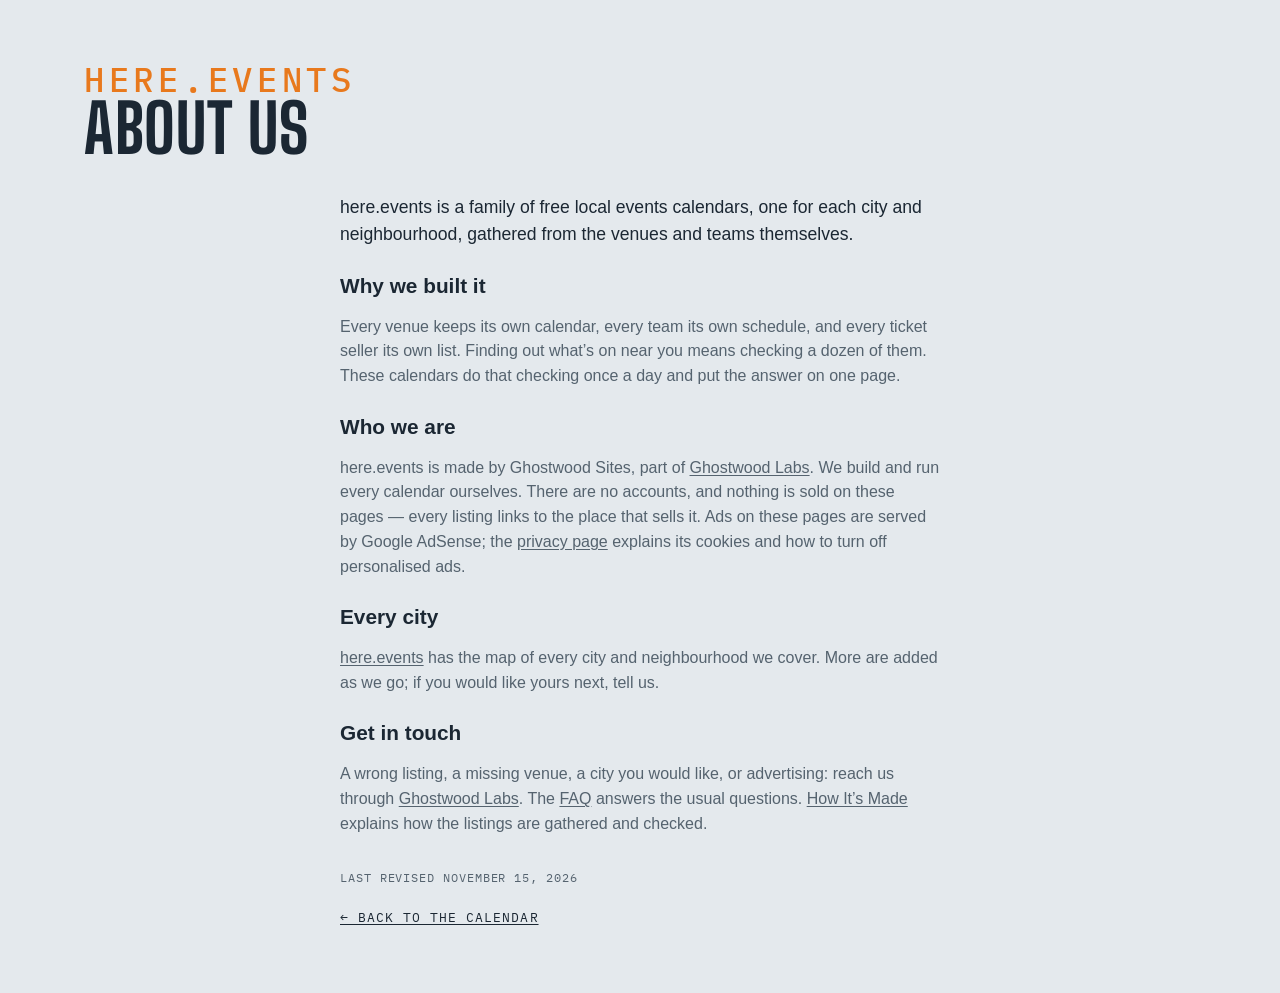
<file: site/about.html>
<!DOCTYPE html>
<html lang="en">
<head>
<meta charset="utf-8">
<meta name="viewport" content="width=device-width, initial-scale=1, viewport-fit=cover">
<meta name="theme-color" media="(prefers-color-scheme: light)" content="#edf1f4">
<meta name="theme-color" media="(prefers-color-scheme: dark)" content="#141a20">
<script>
  try {
    var t = localStorage.getItem('lqa-theme');
    var PHONE = '(max-width: 640px), (pointer: coarse) and (max-height: 500px)';
    if ((t === 'light' || t === 'dark') && !matchMedia(PHONE).matches) document.documentElement.dataset.theme = t;
  } catch (e) { /* no storage — system it is */ }
</script>
<title>About Us — here.events</title>
<meta name="description" content="About here.events: free local events calendars for each city and neighbourhood, gathered from the venues and teams themselves.">
<link rel="canonical" href="https://seattle.here.events/about.html">
<link rel="icon" href="favicon.svg" type="image/svg+xml">
<link rel="preconnect" href="https://fonts.googleapis.com">
<link rel="preconnect" href="https://fonts.gstatic.com" crossorigin>
<link href="https://fonts.googleapis.com/css2?family=Big+Shoulders:opsz,wght@10..72,500;10..72,700&family=IBM+Plex+Mono:wght@400;500&display=swap" rel="stylesheet">
<link rel="stylesheet" href="styles.css?v=__V__">
<script src="city.js?v=__V__"></script>
</head>
<body>

<!-- the Ghostwood Labs mark, drawn once; the masthead and the footer <use> it -->
<svg width="0" height="0" style="position:absolute" aria-hidden="true">
  <symbol id="gw-mark" viewBox="0 0 576 576">
    <g fill="none" stroke="currentColor" stroke-width="24" stroke-linecap="round" stroke-linejoin="round">
      <path d="M300.19 51.03A26 26 0 0 1 275.81 51.03L235.63 29.71A26 26 0 0 0 210.57 30.08L103.63 91.02A26 26 0 0 0 90.5 113.61L90.5 161.4A26 26 0 0 1 77.38 183.98L39.62 205.52A26 26 0 0 0 26.5 228.1L26.5 347.9A26 26 0 0 0 39.62 370.48L77.38 392.02A26 26 0 0 1 90.5 414.6L90.5 462.39A26 26 0 0 0 103.63 484.98L210.57 545.92A26 26 0 0 0 235.63 546.29L275.81 524.97A26 26 0 0 1 300.19 524.97L340.37 546.29A26 26 0 0 0 365.43 545.92L472.37 484.98A26 26 0 0 0 485.5 462.39L485.5 414.6A26 26 0 0 1 498.62 392.02L536.38 370.48A26 26 0 0 0 549.5 347.9L549.5 228.1A26 26 0 0 0 536.38 205.52L498.62 183.98A26 26 0 0 1 485.5 161.4L485.5 113.61A26 26 0 0 0 472.37 91.02L365.43 30.08A26 26 0 0 0 340.37 29.71L300.19 51.03Z"/>
      <path d="M288 57.5L288 177.5"/>
      <path d="M288 518.5L288 403.5"/>
      <path d="M90.5 176.5L144.63 204.58A26 26 0 0 0 169.19 204.26L209.58 181.92A26 26 0 0 0 223 159.17L223 101.5L158.5 137.5"/>
      <path d="M485.5 176.5L431.37 204.58A26 26 0 0 1 406.81 204.26L366.42 181.92A26 26 0 0 1 353 159.17L353 101.5L417.5 137.5"/>
      <path d="M157 211L157 287.5"/>
      <path d="M419 211L419 287.5"/>
      <path d="M90.5 399.5L144.63 371.42A26 26 0 0 1 169.19 371.74L209.58 394.08A26 26 0 0 1 223 416.83L223 474.5L158.5 438.5"/>
      <path d="M485.5 399.5L431.37 371.42A26 26 0 0 0 406.81 371.74L366.42 394.08A26 26 0 0 0 353 416.83L353 474.5L417.5 438.5"/>
      <path d="M26.5 288L92 325.5L92 250.5"/>
      <path d="M549.5 288L484 325.5L484 250.5"/>
    </g>
  </symbol>
</svg>

<!-- About us (Steve, 2026-10-29: "Create an about us section just to the left of FAQ, make it work
     the same"): one shared page for every city, word for word, like the FAQ. Styled by .ad-page. -->
<header class="masthead">
  <div class="masthead-text">
    <p class="eyebrow">here.events</p>
    <h1>About Us</h1>
  </div>
</header>
<main class="ad-page about-page">
  <p class="ad-lead">here.events is a family of free local events calendars, one for each city and neighbourhood, gathered from the venues and teams themselves.</p>

  <h2>Why we built it</h2>
  <p>Every venue keeps its own calendar, every team its own schedule, and every ticket seller its own list. Finding out what’s on near you means checking a dozen of them. These calendars do that checking once a day and put the answer on one page.</p>

  <h2>Who we are</h2>
  <p>here.events is made by Ghostwood Sites, part of <a href="https://ghostwoodlabs.com/" rel="noopener">Ghostwood Labs</a>. We build and run every calendar ourselves. There are no accounts, and nothing is sold on these pages — every listing links to the place that sells it. Ads on these pages are served by Google AdSense; the <a href="https://here.events/privacy/">privacy page</a> explains its cookies and how to turn off personalised ads.</p>

  <h2>Every city</h2>
  <p><a href="https://here.events/">here.events</a> has the map of every city and neighbourhood we cover. More are added as we go; if you would like yours next, tell us.</p>

  <h2>Get in touch</h2>
  <p>A wrong listing, a missing venue, a city you would like, or advertising: reach us through <a href="https://ghostwoodlabs.com/" rel="noopener">Ghostwood Labs</a>. The <a href="faq.html">FAQ</a> answers the usual questions. <a href="how.html">How It’s Made</a> explains how the listings are gathered and checked.</p>

  <p class="ad-revised">Last revised <time datetime="2026-11-15">November 15, 2026</time></p>
  <a class="ad-back" href="./">← Back to the calendar</a>
</main>
</body>
</html>
</file>
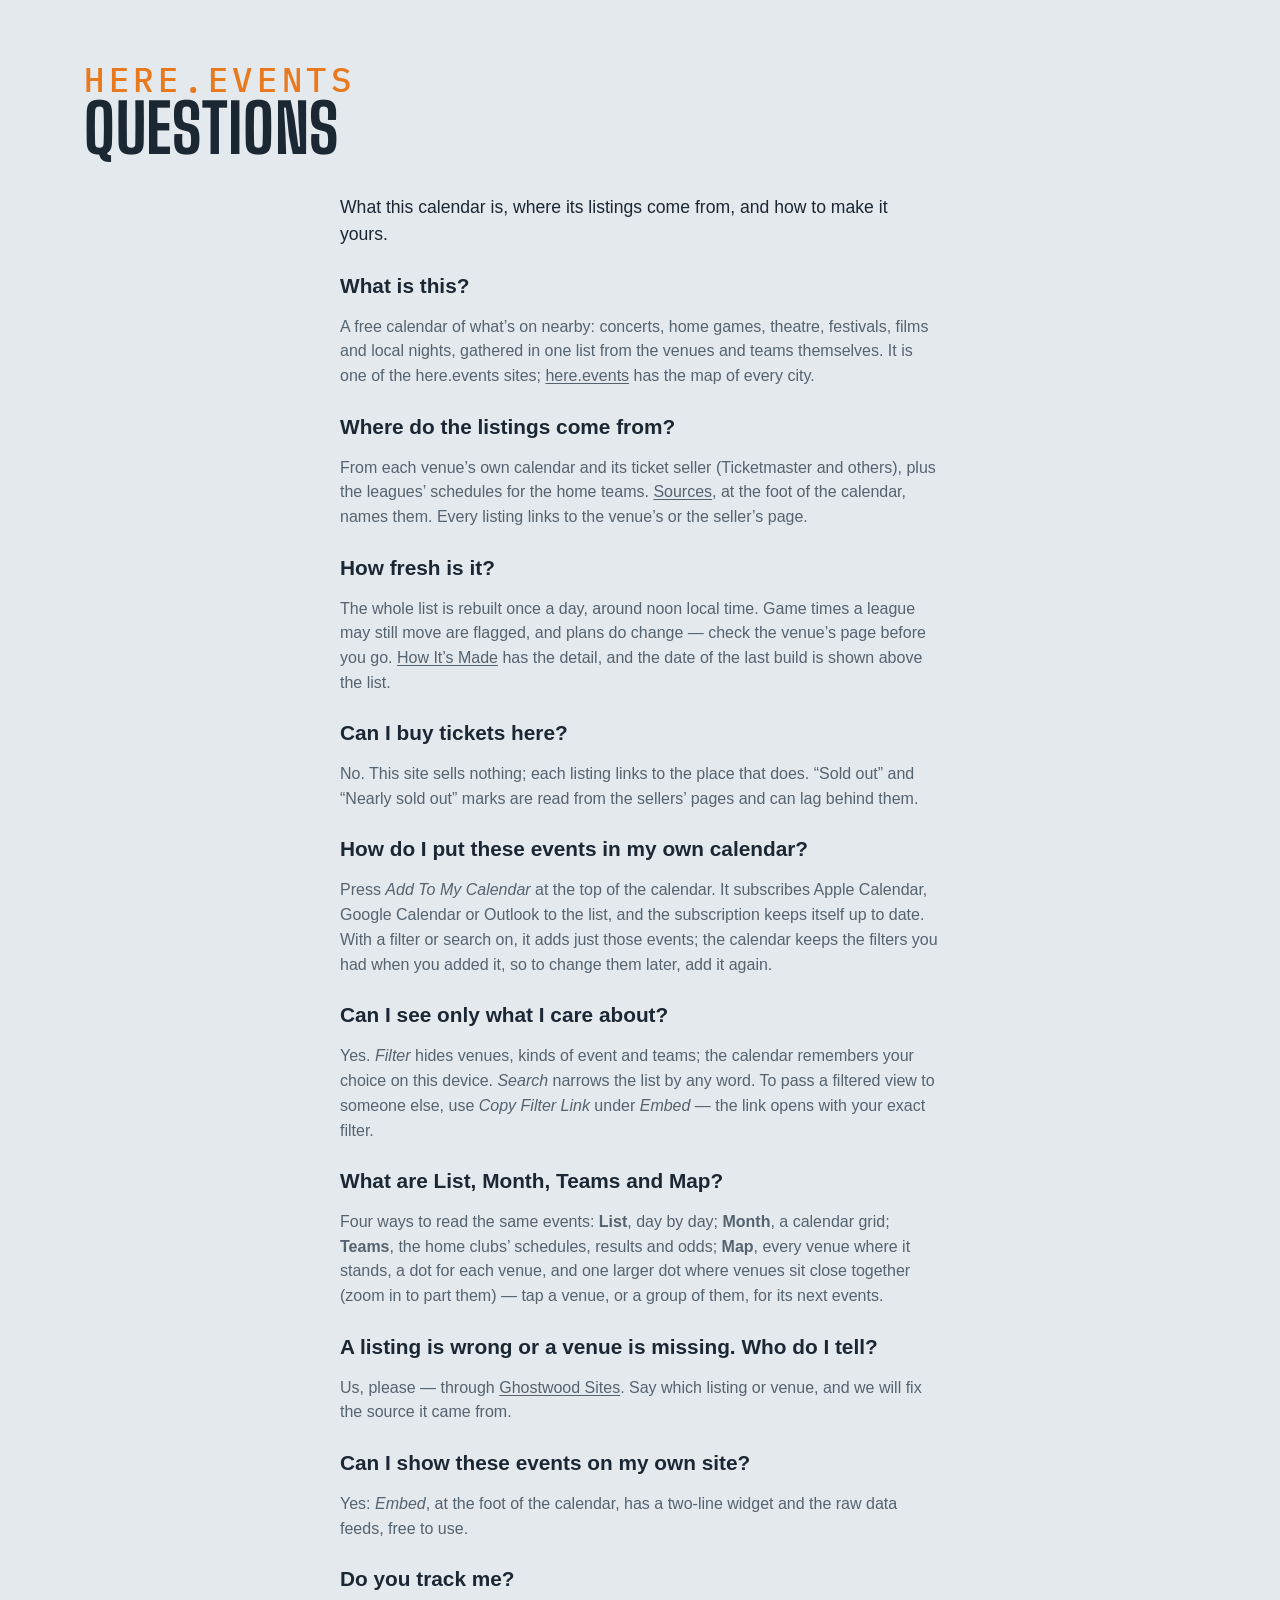
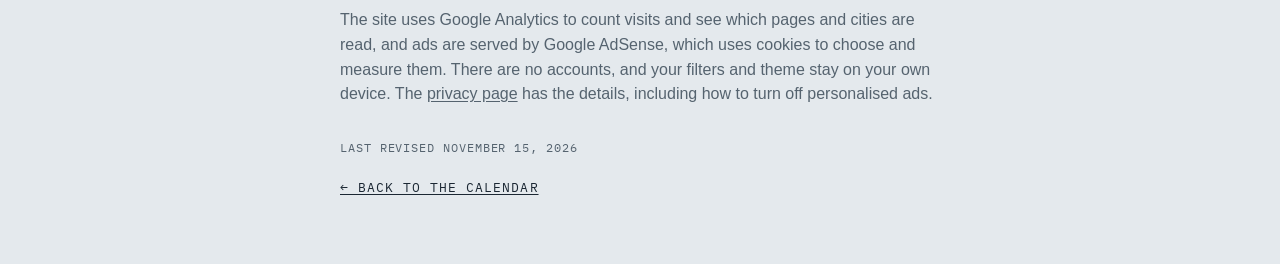
<file: site/faq.html>
<!DOCTYPE html>
<html lang="en">
<head>
<meta charset="utf-8">
<meta name="viewport" content="width=device-width, initial-scale=1, viewport-fit=cover">
<meta name="theme-color" media="(prefers-color-scheme: light)" content="#edf1f4">
<meta name="theme-color" media="(prefers-color-scheme: dark)" content="#141a20">
<script>
  try {
    var t = localStorage.getItem('lqa-theme');
    var PHONE = '(max-width: 640px), (pointer: coarse) and (max-height: 500px)';
    if ((t === 'light' || t === 'dark') && !matchMedia(PHONE).matches) document.documentElement.dataset.theme = t;
  } catch (e) { /* no storage — system it is */ }
</script>
<title>Questions — here.events</title>
<meta name="description" content="Questions about this events calendar: where the listings come from, how fresh they are, and how to put them in your own calendar.">
<link rel="canonical" href="https://seattle.here.events/faq.html">
<link rel="icon" href="favicon.svg" type="image/svg+xml">
<link rel="preconnect" href="https://fonts.googleapis.com">
<link rel="preconnect" href="https://fonts.gstatic.com" crossorigin>
<link href="https://fonts.googleapis.com/css2?family=Big+Shoulders:opsz,wght@10..72,500;10..72,700&family=IBM+Plex+Mono:wght@400;500&display=swap" rel="stylesheet">
<link rel="stylesheet" href="styles.css?v=__V__">
<script src="city.js?v=__V__"></script>
</head>
<body>

<!-- the Ghostwood Labs mark, drawn once; the masthead and the footer <use> it -->
<svg width="0" height="0" style="position:absolute" aria-hidden="true">
  <symbol id="gw-mark" viewBox="0 0 576 576">
    <g fill="none" stroke="currentColor" stroke-width="24" stroke-linecap="round" stroke-linejoin="round">
      <path d="M300.19 51.03A26 26 0 0 1 275.81 51.03L235.63 29.71A26 26 0 0 0 210.57 30.08L103.63 91.02A26 26 0 0 0 90.5 113.61L90.5 161.4A26 26 0 0 1 77.38 183.98L39.62 205.52A26 26 0 0 0 26.5 228.1L26.5 347.9A26 26 0 0 0 39.62 370.48L77.38 392.02A26 26 0 0 1 90.5 414.6L90.5 462.39A26 26 0 0 0 103.63 484.98L210.57 545.92A26 26 0 0 0 235.63 546.29L275.81 524.97A26 26 0 0 1 300.19 524.97L340.37 546.29A26 26 0 0 0 365.43 545.92L472.37 484.98A26 26 0 0 0 485.5 462.39L485.5 414.6A26 26 0 0 1 498.62 392.02L536.38 370.48A26 26 0 0 0 549.5 347.9L549.5 228.1A26 26 0 0 0 536.38 205.52L498.62 183.98A26 26 0 0 1 485.5 161.4L485.5 113.61A26 26 0 0 0 472.37 91.02L365.43 30.08A26 26 0 0 0 340.37 29.71L300.19 51.03Z"/>
      <path d="M288 57.5L288 177.5"/>
      <path d="M288 518.5L288 403.5"/>
      <path d="M90.5 176.5L144.63 204.58A26 26 0 0 0 169.19 204.26L209.58 181.92A26 26 0 0 0 223 159.17L223 101.5L158.5 137.5"/>
      <path d="M485.5 176.5L431.37 204.58A26 26 0 0 1 406.81 204.26L366.42 181.92A26 26 0 0 1 353 159.17L353 101.5L417.5 137.5"/>
      <path d="M157 211L157 287.5"/>
      <path d="M419 211L419 287.5"/>
      <path d="M90.5 399.5L144.63 371.42A26 26 0 0 1 169.19 371.74L209.58 394.08A26 26 0 0 1 223 416.83L223 474.5L158.5 438.5"/>
      <path d="M485.5 399.5L431.37 371.42A26 26 0 0 0 406.81 371.74L366.42 394.08A26 26 0 0 0 353 416.83L353 474.5L417.5 438.5"/>
      <path d="M26.5 288L92 325.5L92 250.5"/>
      <path d="M549.5 288L484 325.5L484 250.5"/>
    </g>
  </symbol>
</svg>

<!-- The FAQ (Steve, 2026-10-28, queued "creating a FAQ page"): one shared page for
     every city, word for word, "here.events" over the heading on every site (Steve,
     2026-10-29: "FAQ doesn't need the city/neighboorhood"). Styled by .ad-page in styles.css, like Advertise. -->
<header class="masthead">
  <div class="masthead-text">
    <p class="eyebrow">here.events</p>
    <h1>Questions</h1>
  </div>
</header>
<main class="ad-page faq-page">
  <p class="ad-lead">What this calendar is, where its listings come from, and how to make it yours.</p>

  <h2>What is this?</h2>
  <p>A free calendar of what’s on nearby: concerts, home games, theatre, festivals, films and local nights, gathered in one list from the venues and teams themselves. It is one of the here.events sites; <a href="https://here.events/">here.events</a> has the map of every city.</p>

  <h2>Where do the listings come from?</h2>
  <p>From each venue’s own calendar and its ticket seller (Ticketmaster and others), plus the leagues’ schedules for the home teams. <a href="sources.html">Sources</a>, at the foot of the calendar, names them. Every listing links to the venue’s or the seller’s page.</p>

  <h2>How fresh is it?</h2>
  <p>The whole list is rebuilt once a day, around noon local time. Game times a league may still move are flagged, and plans do change — check the venue’s page before you go. <a href="how.html">How It’s Made</a> has the detail, and the date of the last build is shown above the list.</p>

  <h2>Can I buy tickets here?</h2>
  <p>No. This site sells nothing; each listing links to the place that does. “Sold out” and “Nearly sold out” marks are read from the sellers’ pages and can lag behind them.</p>

  <h2>How do I put these events in my own calendar?</h2>
  <p>Press <em>Add To My Calendar</em> at the top of the calendar. It subscribes Apple Calendar, Google Calendar or Outlook to the list, and the subscription keeps itself up to date. With a filter or search on, it adds just those events; the calendar keeps the filters you had when you added it, so to change them later, add it again.</p>

  <h2>Can I see only what I care about?</h2>
  <p>Yes. <em>Filter</em> hides venues, kinds of event and teams; the calendar remembers your choice on this device. <em>Search</em> narrows the list by any word. To pass a filtered view to someone else, use <em>Copy Filter Link</em> under <em>Embed</em> — the link opens with your exact filter.</p>

  <h2>What are List, Month, Teams and Map?</h2>
  <p>Four ways to read the same events: <strong>List</strong>, day by day; <strong>Month</strong>, a calendar grid; <strong>Teams</strong>, the home clubs’ schedules, results and odds; <strong>Map</strong>, every venue where it stands, a dot for each venue, and one larger dot where venues sit close together (zoom in to part them) — tap a venue, or a group of them, for its next events.</p>

  <h2>A listing is wrong or a venue is missing. Who do I tell?</h2>
  <p>Us, please — through <a href="https://ghostwoodlabs.com/" rel="noopener">Ghostwood Sites</a>. Say which listing or venue, and we will fix the source it came from.</p>

  <h2>Can I show these events on my own site?</h2>
  <p>Yes: <em>Embed</em>, at the foot of the calendar, has a two-line widget and the raw data feeds, free to use.</p>

  <h2>Do you track me?</h2>
  <p>The site uses Google Analytics to count visits and see which pages and cities are read, and ads are served by Google AdSense, which uses cookies to choose and measure them. There are no accounts, and your filters and theme stay on your own device. The <a href="https://here.events/privacy/">privacy page</a> has the details, including how to turn off personalised ads.</p>

  <p class="ad-revised">Last revised <time datetime="2026-11-15">November 15, 2026</time></p>
  <a class="ad-back" href="./">← Back to the calendar</a>
</main>
</body>
</html>
</file>
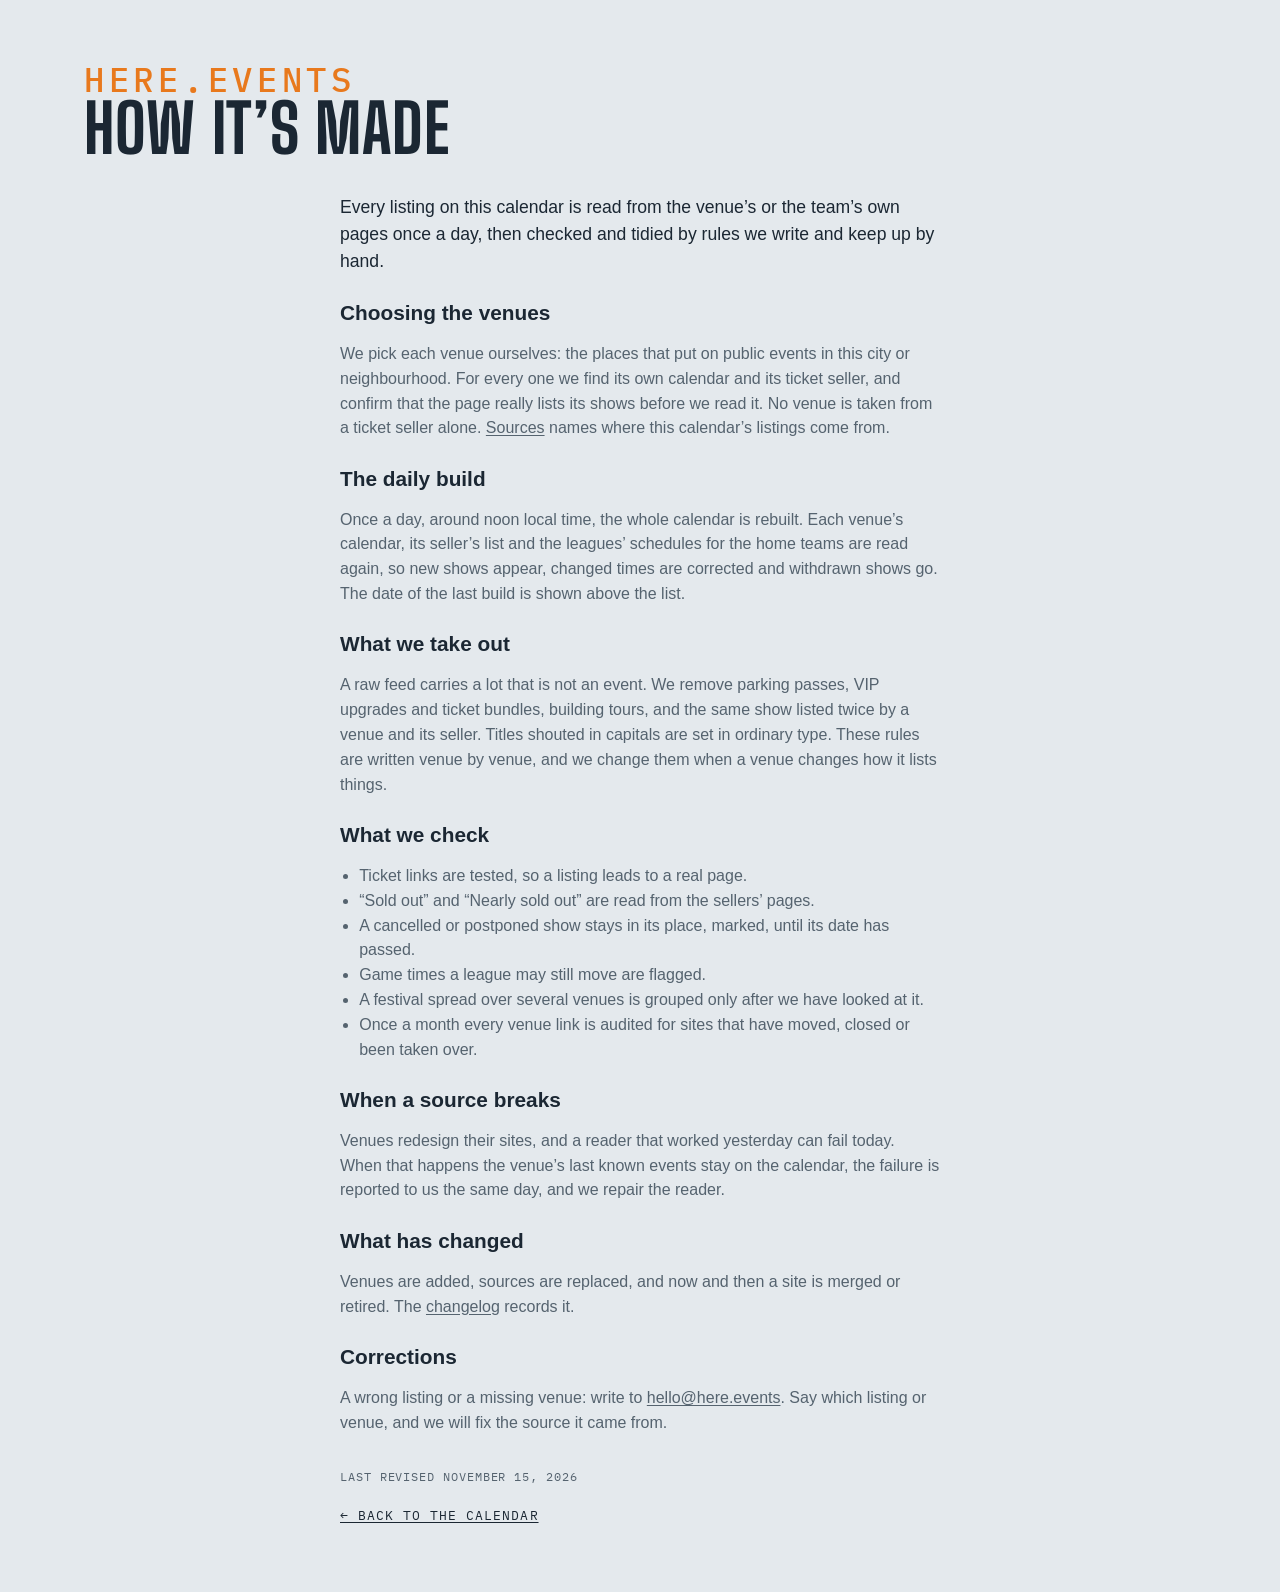
<file: site/how.html>
<!DOCTYPE html>
<html lang="en">
<head>
<meta charset="utf-8">
<meta name="viewport" content="width=device-width, initial-scale=1, viewport-fit=cover">
<meta name="theme-color" media="(prefers-color-scheme: light)" content="#edf1f4">
<meta name="theme-color" media="(prefers-color-scheme: dark)" content="#141a20">
<script>
  try {
    var t = localStorage.getItem('lqa-theme');
    var PHONE = '(max-width: 640px), (pointer: coarse) and (max-height: 500px)';
    if ((t === 'light' || t === 'dark') && !matchMedia(PHONE).matches) document.documentElement.dataset.theme = t;
  } catch (e) {}
</script>
<title>How This Calendar Is Made — here.events</title>
<meta name="description" content="How the here.events calendars are made: which venues are chosen, what is read each day, what is taken out by hand, and what is checked before a listing is published.">
<link rel="canonical" href="https://seattle.here.events/how.html">
<link rel="icon" href="favicon.svg" type="image/svg+xml">
<link rel="preconnect" href="https://fonts.googleapis.com">
<link rel="preconnect" href="https://fonts.gstatic.com" crossorigin>
<link href="https://fonts.googleapis.com/css2?family=Big+Shoulders:opsz,wght@10..72,500;10..72,700&family=IBM+Plex+Mono:wght@400;500&display=swap" rel="stylesheet">
<link rel="stylesheet" href="styles.css?v=__V__">
<script src="city.js?v=__V__"></script>
</head>
<body>

<svg width="0" height="0" style="position:absolute" aria-hidden="true">
  <symbol id="gw-mark" viewBox="0 0 576 576">
    <g fill="none" stroke="currentColor" stroke-width="24" stroke-linecap="round" stroke-linejoin="round">
      <path d="M300.19 51.03A26 26 0 0 1 275.81 51.03L235.63 29.71A26 26 0 0 0 210.57 30.08L103.63 91.02A26 26 0 0 0 90.5 113.61L90.5 161.4A26 26 0 0 1 77.38 183.98L39.62 205.52A26 26 0 0 0 26.5 228.1L26.5 347.9A26 26 0 0 0 39.62 370.48L77.38 392.02A26 26 0 0 1 90.5 414.6L90.5 462.39A26 26 0 0 0 103.63 484.98L210.57 545.92A26 26 0 0 0 235.63 546.29L275.81 524.97A26 26 0 0 1 300.19 524.97L340.37 546.29A26 26 0 0 0 365.43 545.92L472.37 484.98A26 26 0 0 0 485.5 462.39L485.5 414.6A26 26 0 0 1 498.62 392.02L536.38 370.48A26 26 0 0 0 549.5 347.9L549.5 228.1A26 26 0 0 0 536.38 205.52L498.62 183.98A26 26 0 0 1 485.5 161.4L485.5 113.61A26 26 0 0 0 472.37 91.02L365.43 30.08A26 26 0 0 0 340.37 29.71L300.19 51.03Z"/>
      <path d="M288 57.5L288 177.5"/>
      <path d="M288 518.5L288 403.5"/>
      <path d="M90.5 176.5L144.63 204.58A26 26 0 0 0 169.19 204.26L209.58 181.92A26 26 0 0 0 223 159.17L223 101.5L158.5 137.5"/>
      <path d="M485.5 176.5L431.37 204.58A26 26 0 0 1 406.81 204.26L366.42 181.92A26 26 0 0 1 353 159.17L353 101.5L417.5 137.5"/>
      <path d="M157 211L157 287.5"/>
      <path d="M419 211L419 287.5"/>
      <path d="M90.5 399.5L144.63 371.42A26 26 0 0 1 169.19 371.74L209.58 394.08A26 26 0 0 1 223 416.83L223 474.5L158.5 438.5"/>
      <path d="M485.5 399.5L431.37 371.42A26 26 0 0 0 406.81 371.74L366.42 394.08A26 26 0 0 0 353 416.83L353 474.5L417.5 438.5"/>
      <path d="M26.5 288L92 325.5L92 250.5"/>
      <path d="M549.5 288L484 325.5L484 250.5"/>
    </g>
  </symbol>
</svg>

<header class="masthead">
  <div class="masthead-text">
    <p class="eyebrow">here.events</p>
    <h1>How It’s Made</h1>
  </div>
</header>
<main class="ad-page how-page">
  <p class="ad-lead">Every listing on this calendar is read from the venue’s or the team’s own pages once a day, then checked and tidied by rules we write and keep up by hand.</p>

  <h2>Choosing the venues</h2>
  <p>We pick each venue ourselves: the places that put on public events in this city or neighbourhood. For every one we find its own calendar and its ticket seller, and confirm that the page really lists its shows before we read it. No venue is taken from a ticket seller alone. <a href="sources.html">Sources</a> names where this calendar’s listings come from.</p>

  <h2>The daily build</h2>
  <p>Once a day, around noon local time, the whole calendar is rebuilt. Each venue’s calendar, its seller’s list and the leagues’ schedules for the home teams are read again, so new shows appear, changed times are corrected and withdrawn shows go. The date of the last build is shown above the list.</p>

  <h2>What we take out</h2>
  <p>A raw feed carries a lot that is not an event. We remove parking passes, VIP upgrades and ticket bundles, building tours, and the same show listed twice by a venue and its seller. Titles shouted in capitals are set in ordinary type. These rules are written venue by venue, and we change them when a venue changes how it lists things.</p>

  <h2>What we check</h2>
  <ul>
    <li>Ticket links are tested, so a listing leads to a real page.</li>
    <li>“Sold out” and “Nearly sold out” are read from the sellers’ pages.</li>
    <li>A cancelled or postponed show stays in its place, marked, until its date has passed.</li>
    <li>Game times a league may still move are flagged.</li>
    <li>A festival spread over several venues is grouped only after we have looked at it.</li>
    <li>Once a month every venue link is audited for sites that have moved, closed or been taken over.</li>
  </ul>

  <h2>When a source breaks</h2>
  <p>Venues redesign their sites, and a reader that worked yesterday can fail today. When that happens the venue’s last known events stay on the calendar, the failure is reported to us the same day, and we repair the reader.</p>

  <h2>What has changed</h2>
  <p>Venues are added, sources are replaced, and now and then a site is merged or retired. The <a href="https://here.events/changelog/">changelog</a> records it.</p>

  <h2>Corrections</h2>
  <p>A wrong listing or a missing venue: write to <a href="mailto:hello@here.events">hello@here.events</a>. Say which listing or venue, and we will fix the source it came from.</p>

  <p class="ad-revised">Last revised <time datetime="2026-11-15">November 15, 2026</time></p>
  <a class="ad-back" href="./">← Back to the calendar</a>
</main>
</body>
</html>
</file>
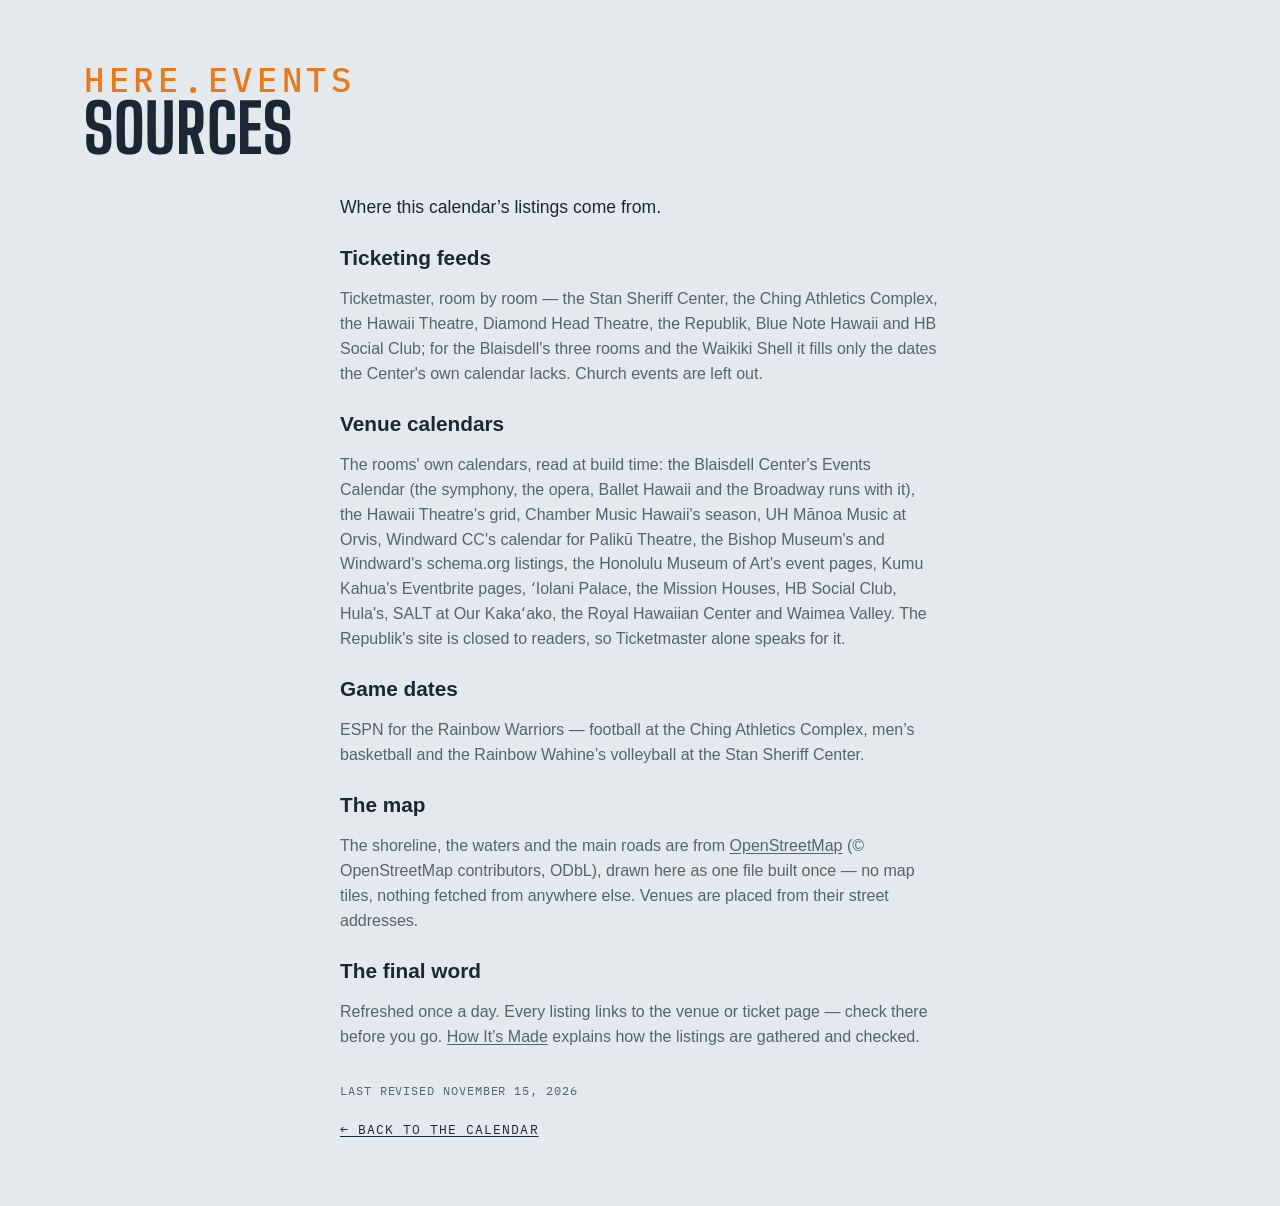
<file: site/sources.html>
<!DOCTYPE html>
<html lang="en">
<head>
<meta charset="utf-8">
<meta name="viewport" content="width=device-width, initial-scale=1, viewport-fit=cover">
<meta name="theme-color" media="(prefers-color-scheme: light)" content="#edf1f4">
<meta name="theme-color" media="(prefers-color-scheme: dark)" content="#141a20">
<script>
  try {
    var t = localStorage.getItem('lqa-theme');
    var PHONE = '(max-width: 640px), (pointer: coarse) and (max-height: 500px)';
    if ((t === 'light' || t === 'dark') && !matchMedia(PHONE).matches) document.documentElement.dataset.theme = t;
  } catch (e) { /* no storage — system it is */ }
</script>
<title>Sources — here.events</title>
<meta name="description" content="Where this events calendar’s listings come from: the ticket sellers, the venues’ own calendars and the leagues’ schedules.">
<link rel="icon" href="favicon.svg" type="image/svg+xml">
<link rel="preconnect" href="https://fonts.googleapis.com">
<link rel="preconnect" href="https://fonts.gstatic.com" crossorigin>
<link href="https://fonts.googleapis.com/css2?family=Big+Shoulders:opsz,wght@10..72,500;10..72,700&family=IBM+Plex+Mono:wght@400;500&display=swap" rel="stylesheet">
<link rel="stylesheet" href="styles.css?v=__V__">
<script src="city.js?v=__V__"></script>
</head>
<body>

<!-- the Ghostwood Labs mark, drawn once; the masthead and the footer <use> it -->
<svg width="0" height="0" style="position:absolute" aria-hidden="true">
  <symbol id="gw-mark" viewBox="0 0 576 576">
    <g fill="none" stroke="currentColor" stroke-width="24" stroke-linecap="round" stroke-linejoin="round">
      <path d="M300.19 51.03A26 26 0 0 1 275.81 51.03L235.63 29.71A26 26 0 0 0 210.57 30.08L103.63 91.02A26 26 0 0 0 90.5 113.61L90.5 161.4A26 26 0 0 1 77.38 183.98L39.62 205.52A26 26 0 0 0 26.5 228.1L26.5 347.9A26 26 0 0 0 39.62 370.48L77.38 392.02A26 26 0 0 1 90.5 414.6L90.5 462.39A26 26 0 0 0 103.63 484.98L210.57 545.92A26 26 0 0 0 235.63 546.29L275.81 524.97A26 26 0 0 1 300.19 524.97L340.37 546.29A26 26 0 0 0 365.43 545.92L472.37 484.98A26 26 0 0 0 485.5 462.39L485.5 414.6A26 26 0 0 1 498.62 392.02L536.38 370.48A26 26 0 0 0 549.5 347.9L549.5 228.1A26 26 0 0 0 536.38 205.52L498.62 183.98A26 26 0 0 1 485.5 161.4L485.5 113.61A26 26 0 0 0 472.37 91.02L365.43 30.08A26 26 0 0 0 340.37 29.71L300.19 51.03Z"/>
      <path d="M288 57.5L288 177.5"/>
      <path d="M288 518.5L288 403.5"/>
      <path d="M90.5 176.5L144.63 204.58A26 26 0 0 0 169.19 204.26L209.58 181.92A26 26 0 0 0 223 159.17L223 101.5L158.5 137.5"/>
      <path d="M485.5 176.5L431.37 204.58A26 26 0 0 1 406.81 204.26L366.42 181.92A26 26 0 0 1 353 159.17L353 101.5L417.5 137.5"/>
      <path d="M157 211L157 287.5"/>
      <path d="M419 211L419 287.5"/>
      <path d="M90.5 399.5L144.63 371.42A26 26 0 0 1 169.19 371.74L209.58 394.08A26 26 0 0 1 223 416.83L223 474.5L158.5 438.5"/>
      <path d="M485.5 399.5L431.37 371.42A26 26 0 0 0 406.81 371.74L366.42 394.08A26 26 0 0 0 353 416.83L353 474.5L417.5 438.5"/>
      <path d="M26.5 288L92 325.5L92 250.5"/>
      <path d="M549.5 288L484 325.5L484 250.5"/>
    </g>
  </symbol>
</svg>

<!-- The sources (Steve, 2026-10-29: "make it work like FAQ"): moved here from the footer's
     floating panel. "here.events" over the heading like the FAQ, but the text below is this
     city's own — each city keeps its own sources.html. Styled by .ad-page in styles.css. -->
<header class="masthead">
  <div class="masthead-text">
    <p class="eyebrow">here.events</p>
    <h1>Sources</h1>
  </div>
</header>
<main class="ad-page sources-page">
  <p class="ad-lead">Where this calendar’s listings come from.</p>

  <h2>Ticketing feeds</h2>
  <p>Ticketmaster, room by room — the Stan Sheriff Center, the Ching Athletics Complex, the Hawaii Theatre, Diamond Head Theatre, the Republik, Blue Note Hawaii and HB Social Club; for the Blaisdell's three rooms and the Waikiki Shell it fills only the dates the Center's own calendar lacks. Church events are left out.</p>

  <h2>Venue calendars</h2>
  <p>The rooms' own calendars, read at build time: the Blaisdell Center's Events Calendar (the symphony, the opera, Ballet Hawaii and the Broadway runs with it), the Hawaii Theatre's grid, Chamber Music Hawaii's season, UH Mānoa Music at Orvis, Windward CC's calendar for Palikū Theatre, the Bishop Museum's and Windward's schema.org listings, the Honolulu Museum of Art's event pages, Kumu Kahua's Eventbrite pages, ʻIolani Palace, the Mission Houses, HB Social Club, Hula's, SALT at Our Kakaʻako, the Royal Hawaiian Center and Waimea Valley. The Republik's site is closed to readers, so Ticketmaster alone speaks for it.</p>

  <h2>Game dates</h2>
  <p>ESPN for the Rainbow Warriors — football at the Ching Athletics Complex, men’s basketball and the Rainbow Wahine’s volleyball at the Stan Sheriff Center.</p>

  <h2>The map</h2>
  <p>The shoreline, the waters and the main roads are from <a href="https://www.openstreetmap.org/copyright" target="_blank" rel="noopener">OpenStreetMap</a> (© OpenStreetMap contributors, ODbL), drawn here as one file built once — no map tiles, nothing fetched from anywhere else. Venues are placed from their street addresses.</p>

  <h2>The final word</h2>
  <p>Refreshed once a day. Every listing links to the venue or ticket page — check there before you go. <a href="how.html">How It’s Made</a> explains how the listings are gathered and checked.</p>

  <p class="ad-revised">Last revised <time datetime="2026-11-15">November 15, 2026</time></p>
  <a class="ad-back" href="./">← Back to the calendar</a>
</main>
</body>
</html>
</file>
<file: site/styles.css>
/* Lower Queen Anne Events — overcast-sky palette, marquee display type. */

:root {
  --sky: #e4e9ed;        /* overcast paper (a step down from #edf1f4, Steve 2026-10-12: "a little less glaring") */
  --mist: #f7f9fb;       /* card surface (was pure white) */
  --ink: #1b2733;        /* Puget ink */
  --ink-soft: #55636f;
  --ink-bright: #1b2733; /* the logo: pure white in the dark palette, ink here */
  --line: #c3ccd4;
  --gold: #e8791d;       /* Space Needle "Galaxy Gold" */
  --gold-soft: #fbe9d8;
  /* Color coding is muted (a step back from the pure primaries) and each
     group keeps to its own family so a dot or stripe reads as what it is:
     venues are cool (blue → violet → teal), event types are warm (yellow →
     orange → red → pink). */
  /* venue hues (chips, grid ticks, agenda tags): a sweep from teal through
     blue and violet to magenta, neighbors alternating light and dark */
  /* all three families sit a step back from the pure primaries: the same
     hues, less glare, so the stripes and ticks read after the titles */
  --v-arena: #9e2e2e; --v-concerthall: #2e9e50; --v-exhibition: #6f2e9e; --v-sheriff: #9e912e; --v-ching: #2e8b9e; --v-shell: #9e2e6a; /* the rooms, one hue each (city.js cssVar), spread round the wheel */
  --v-hawaiitheatre: #4a9e2e; --v-republik: #342e9e; --v-bluenote: #9e532e; --v-hbsocial: #2e9e75;
  --v-salt: #9e442e; --v-hulas: #9e6f2e; --v-bishop: #959e2e; --v-paliku: #669e2e; --v-orvis: #2e9e2e; --v-homa: #2e9e8f; --v-kumukahua: #2e6f9e; --v-iolani: #2e509e; --v-missionhouses: #532e9e; --v-royalhawaiian: #882e9e; --v-waimea: #9e2e8b; --v-diamondhead: #9e2e4a;
  --venue-text: 72%;     /* how much of the venue hue the card's venue label keeps (light mode) */
  --tint: 26%;           /* the venue wash behind a series card (light mode; 13% in the dark palette) */
  --row-a: #f3f6f8; --row-b: #d6dde3; /* the list's rows alternate light and dark grey; only a series keeps its venue's hue (Steve, 2026-10-20) */
  /* event-type hues (calendar ticks, agenda right edge): concerts salmon and
     arts crimson keep clear of the brand orange; movies slate = "quiet" */
  --t-concert: #d9664f;
  --t-sports: #d4b106;
  --t-arts: #b8303f;
  --t-movie: #7a8a99;
  --t-community: #d63f9c;
  --t-expo: #2a9d8f;      /* conventions & expos: turquoise, the one hue the types didn't use */
  --t-bar: #c28a12;       /* bar nights: amber, an ale between the sports yellow and concert salmon */
  --alert: #e02b26;       /* cancelled / postponed notes: plain bright red */
  --barh-base: 3.4rem;   /* the pinned filter bar's height (chips 2.25rem + padding) */
  --titleh: 1.7rem;      /* the bar's title line (1.2rem + .5rem gap), added while scrolled */
  --barh: var(--barh-base); /* what the sticky things below the bar offset by */
  --rule: color-mix(in srgb, var(--line), var(--ink-soft)); /* list dividers: a step brighter than --line */
  /* the scorebug (the live game block, .tf-bug): a light panel in this theme, the broadcast's charcoal in the dark one (Steve, 2026-10-12: the charcoal panel on the light card looked bad) */
  --bug-bg: #f9fafb; --bug-frame: #c9d2da; --bug-ink: #1b2733; --bug-soft: #55636f; --bug-dim: #7c8894; --bug-rowline: #d5dce3; --bug-off: #b3bcc5; --bug-muted: #6b7784; --bug-score-bg: #ffffff; --bug-shadow: rgba(15, 25, 35, .10); --bug-redzone: #c8261f;
  --bug-bw: 1px; --frame: var(--line); --frame-w: 1px; /* the game block's frame and the bug's rules: hairlines in the card's line colour here, the 2px broadcast frame in the dark theme (Steve, 2026-10-12: "soften … the borders in general") */
  --cell-mix: 22%; --cell-ink: var(--ink); --cell-bar: 4px; --cell-shadow: none; /* the bug's team cells: a wash of the club colour with a bar of it at the left and ink type, instead of the solid cell ("soften the colors here") */
  --tick-mix: var(--ink); --tick-pct: 65%; /* the refresh countdown ring: the club's colour mixed toward ink here, toward white on the dark ground (the mix itself is written in the .tf-refresh rule: a token holding var(--team-2) would resolve here on :root, where no club colour exists, and come out empty) */
  --dot: color-mix(in srgb, var(--ink-soft) 40%, transparent); /* the dotted underline under the watch strip's links */
  --display: "Big Shoulders", "Arial Narrow", sans-serif;
  --body: -apple-system, BlinkMacSystemFont, "Segoe UI", "Helvetica Neue", sans-serif;
  --mono: "IBM Plex Mono", ui-monospace, Menlo, monospace;
}
/* Dark palette. Applies when the system prefers dark and the visitor hasn't
   picked Light, or whenever they've picked Dark (the toggle sets
   data-theme on <html>; "system" leaves it unset). The two blocks must
   stay identical — CSS has no way to give one ruleset two unrelated
   conditions. */
@media (prefers-color-scheme: dark) {
  :root:not([data-theme="light"]) {
    color-scheme: dark;
    --sky: #141a20; --mist: #1d252e; --ink: #e8edf1; --ink-soft: #9aa7b2; --ink-bright: #ffffff;
    --line: #333f4a; --gold: #f08a33; --gold-soft: #3a2a1a;
    --v-arena: #ea8686; --v-concerthall: #86eaa4; --v-exhibition: #c086ea; --v-sheriff: #eade86; --v-ching: #86d9ea; --v-shell: #ea86bb;
    --v-hawaiitheatre: #9fea86; --v-republik: #8b86ea; --v-bluenote: #eaa786; --v-hbsocial: #86eac5;
    --v-salt: #ea9a86; --v-hulas: #eac086; --v-bishop: #e1ea86; --v-paliku: #b8ea86; --v-orvis: #86ea86; --v-homa: #86eadc; --v-kumukahua: #86c0ea; --v-iolani: #86a4ea; --v-missionhouses: #a786ea; --v-royalhawaiian: #d686ea; --v-waimea: #ea86d9; --v-diamondhead: #ea869f;
    --venue-text: 100%; --tint: 13%;
    --row-a: #1e252c; --row-b: #2c343c;
    --t-concert: #f0806a; --t-sports: #f2d21b; --t-arts: #d63a4f;
    --t-movie: #8b9db0; --t-community: #e660a8; --t-expo: #4fd1c5; --t-bar: #e3ad3c; --alert: #ff4b3e;
    --bug-bg: #2b2d30; --bug-frame: #c9cdd2; --bug-ink: #f4f4f4; --bug-soft: #d5d8dc; --bug-dim: #b9bec4; --bug-rowline: #5c6167; --bug-off: #6a6d72; --bug-muted: #4a4f56; --bug-score-bg: #fafafa; --bug-shadow: rgba(0, 0, 0, .35); --bug-redzone: #ff7b7b;
  --bug-bw: 2px; --frame: var(--ink-soft); --frame-w: 2px; --cell-mix: 100%; --cell-ink: #fff; --cell-bar: 0px; --cell-shadow: 0 1px 2px rgba(0, 0, 0, .5);
    --bug-bw: 2px; --frame: var(--ink-soft); --frame-w: 2px; --cell-mix: 100%; --cell-ink: #fff; --cell-bar: 0px; --cell-shadow: 0 1px 2px rgba(0, 0, 0, .5);
    --tick-mix: white; --tick-pct: 45%;
    --dot: color-mix(in srgb, var(--ink-soft) 60%, transparent);
  }
}
:root[data-theme="dark"] {
  color-scheme: dark;
  --sky: #141a20; --mist: #1d252e; --ink: #e8edf1; --ink-soft: #9aa7b2; --ink-bright: #ffffff;
  --line: #333f4a; --gold: #f08a33; --gold-soft: #3a2a1a;
  --v-arena: #ea8686; --v-concerthall: #86eaa4; --v-exhibition: #c086ea; --v-sheriff: #eade86; --v-ching: #86d9ea; --v-shell: #ea86bb;
  --v-hawaiitheatre: #9fea86; --v-republik: #8b86ea; --v-bluenote: #eaa786; --v-hbsocial: #86eac5;
  --v-salt: #ea9a86; --v-hulas: #eac086; --v-bishop: #e1ea86; --v-paliku: #b8ea86; --v-orvis: #86ea86; --v-homa: #86eadc; --v-kumukahua: #86c0ea; --v-iolani: #86a4ea; --v-missionhouses: #a786ea; --v-royalhawaiian: #d686ea; --v-waimea: #ea86d9; --v-diamondhead: #ea869f;
  --venue-text: 100%; --tint: 13%;
  --row-a: #1e252c; --row-b: #2c343c;
  --t-concert: #f0806a; --t-sports: #f2d21b; --t-arts: #d63a4f;
  --t-movie: #8b9db0; --t-community: #e660a8; --t-expo: #4fd1c5; --t-bar: #e3ad3c; --alert: #ff4b3e;
  --bug-bg: #2b2d30; --bug-frame: #c9cdd2; --bug-ink: #f4f4f4; --bug-soft: #d5d8dc; --bug-dim: #b9bec4; --bug-rowline: #5c6167; --bug-off: #6a6d72; --bug-muted: #4a4f56; --bug-score-bg: #fafafa; --bug-shadow: rgba(0, 0, 0, .35); --bug-redzone: #ff7b7b;
  --tick-mix: white; --tick-pct: 45%;
  --dot: color-mix(in srgb, var(--ink-soft) 60%, transparent);
}
:root[data-theme="light"] { color-scheme: light; }

* { box-sizing: border-box; }
html { scroll-behavior: smooth; overflow-x: clip; } /* clip: the footer bleeds to the viewport edges */
@media (prefers-reduced-motion: reduce) { html { scroll-behavior: auto; } }
/* the page is 62rem wide, and steps wider on big screens so event names
   get a single line: the calendar column is fixed, so all of the extra
   width goes to the cards (the footer line follows) */
:root { --pagew: 62rem; }
@media (min-width: 1180px) { :root { --pagew: 72rem; } }
@media (min-width: 1360px) { :root { --pagew: 80rem; } }
body {
  /* no bottom padding: the sticky footer is the page's last thing, and any
     padding here would show as a blank band under it once the list is short.
     A column flex at least a viewport tall, so a short page (the Teams view
     with one team) still puts the footer at the bottom edge */
  display: flex; flex-direction: column; min-height: 100vh; min-height: 100dvh;
  margin: 0 auto; padding: 0 1.25rem; max-width: var(--pagew);
  background: var(--sky); color: var(--ink);
  font: 16px/1.55 var(--body);
}
/* flex items refuse to shrink below their content's minimum width, so one
   unwrappable line (a TV listing, the compact bar's title) would push a whole
   section past a phone's edge; let them shrink like blocks */
body > * { min-width: 0; }
a { color: inherit; text-underline-offset: 2px; }
:focus-visible { outline: 2px solid var(--ink-soft); outline-offset: 2px; }

/* ---- masthead ---- */
.masthead {
  display: flex; flex-wrap: wrap; gap: 1.5rem; align-items: flex-end;
  justify-content: space-between; padding: 2.5rem 0 1rem;
}
.eyebrow {
  font-family: var(--mono); font-size: .8rem; letter-spacing: .12em;
  text-transform: uppercase; color: var(--gold); margin: 0 0 .3rem;
}
h1 {
  font-family: var(--display); font-weight: 700; font-size: clamp(2.6rem, 7vw, 4.2rem);
  line-height: .92; text-transform: uppercase; letter-spacing: .01em; margin: 0;
}
.masthead-text { min-width: 0; max-width: 100%; } /* a flex item would grow to its widest line and push past a phone's edge */
/* "More Cities" (See All until 2026-10-13, Other Places until 2026-10-18): the pill before the theme pill, to the same map (Steve, 2026-10-12); in the pinned bar the chip's text folds away and the map glyph stays */
/* Add To My Calendar: the first of the masthead's tools (Steve, 2026-10-26, "should move here" — beside More Cities; in the bar from 2026-09-16 until then), sized like the More Cities pill beside it */
.masthead-tools #subscribeBtn { order: 3; display: inline-flex; align-items: center; gap: .45rem; min-height: calc(1.7rem + 8px); padding: 0 .95em; }
.masthead-tools #subscribeBtn svg { width: 1rem; height: 1rem; flex: none; }
.masthead-tools #subscribeBtn:hover { border-color: var(--ink-soft); }
.bar-title .masthead-tools #subscribeBtn { min-height: 1.7rem; padding: 0 .5em; } /* icon-only in the title line, like the pill (the label rule is .bar-title .masthead-tools .chip span) */
.masthead-tools .see-all { order: 4; display: inline-flex; align-items: center; gap: .45rem; min-height: calc(1.7rem + 8px); padding: 0 .95em; text-decoration: none; }
.masthead-tools .see-all svg { width: 1rem; height: 1rem; fill: none; stroke: currentColor; stroke-width: 1.6; stroke-linejoin: round; stroke-linecap: round; }
.masthead-tools .see-all:hover { border-color: var(--ink-soft); }
.bar-title .masthead-tools .see-all { min-height: 1.7rem; padding: 0 .5em; }
/* the mark and the name as one thing: the mark stretches to the text's
   height (eyebrow + title) and keeps square, in the footer mark's white */
.masthead { --mast-title: clamp(2.6rem, 7vw, 4.2rem); } /* the title's size; the eyebrow and the mark are cut from it */
.masthead h1 { font-size: var(--mast-title); }
/* the picture (Steve, 2026-09-21: line art, the Needle's crown the focus):
   the top of the Space Needle from the Highsmith aerial, traced to single
   smooth lines at build (a gradient-magnitude pass over the photo, see the
   memory note), a 4.5:1 window from the spire tip to the Queen Anne treeline
   with the Needle centred and the Cascades ridge behind
   (design/lqa-masthead-lines-gen.py). The
   drawing is a luminance mask (masthead-lines.png, white = line) over a box
   of ink, so the lines are the palette's own ink in either theme. A band
   behind the masthead, the Needle toward the right, dissolving into the page
   on every side — no hard edge where the art stops (Steve, 2026-09-21) */
.masthead { min-height: 11rem; overflow: hidden; isolation: isolate; } /* a slim band (Steve, 2026-09-20: minimal) */
.masthead-photo { /* the drawing fills the gap between the name and the theme pill (Steve, 2026-10-05: "in all the modes try to make it fill this space"): a flex item between them, as tall as the band (the negative margins reach over the band's padding) */
  order: 1; flex: 1 1 0; align-self: stretch; min-width: 0; z-index: -1;
  margin: -2.5rem 0 -1rem; pointer-events: none;
  background: #fff; opacity: .9; /* white lines on the dark palette, black on the light one (Steve: "white and black with antialiasing") */
  -webkit-mask-image: url(masthead-lines.png), linear-gradient(to right, transparent 0%, #000 10%, #000 92%, transparent 100%), linear-gradient(to bottom, #000 0%, #000 58%, transparent 100%);
  mask-image: url(masthead-lines.png), linear-gradient(to right, transparent 0%, #000 10%, #000 92%, transparent 100%), linear-gradient(to bottom, #000 0%, #000 58%, transparent 100%);
  -webkit-mask-size: auto 100%, 100% 100%, 100% 100%; mask-size: auto 100%, 100% 100%, 100% 100%; /* the drawing at the band's height, however wide the gap: the Needle stays whole, the ridge beside it shows as far as the gap allows */
  -webkit-mask-position: 50% 0%, 0 0, 0 0; mask-position: 50% 0%, 0 0, 0 0; /* the Needle is at the drawing's centre, so its spire is the centre of the gap at every width (Steve, 2026-10-05: "make the center the top of the needle") */
  -webkit-mask-repeat: no-repeat; mask-repeat: no-repeat;
  mask-mode: luminance, alpha, alpha;
  -webkit-mask-composite: source-in; mask-composite: intersect;
}
.masthead-tools { order: 2; }
:root[data-theme="light"] .masthead-photo { background: #000; opacity: .7; }
@media (prefers-color-scheme: light) { :root:not([data-theme="dark"]) .masthead-photo { background: #000; opacity: .7; } }
.masthead-text { position: relative; }
.masthead .eyebrow { font-size: calc(var(--mast-title) * .5); font-weight: 500; letter-spacing: .14em; margin-bottom: .1rem; line-height: 1; } /* "Seattle": half the title's size (Steve, 2026-09-16: twice the quarter it was), a shade bolder */
/* the masthead's tools (Steve, 2026-09-14): Add To My Calendar (back here
   2026-10-26), the More Cities pill and the theme pill at the masthead's
   right end — the bar below keeps its room for the switch, filters, search,
   the clubs and the season calendar chip */
.masthead { position: relative; }
.masthead-tools { display: flex; align-items: center; gap: .6rem; flex: none; margin-left: auto; }
.sub { color: var(--ink-soft); max-width: 34rem; margin: .8rem 0 0; }

.updated { /* the "Updated …" stamp: an eyebrow line under the title, spaced like the one above it */
  margin: .3rem 0 0; min-height: 1em;
}
/* Solid-ink pill with the page background as its text — a dark pill in
   light mode, a light one in dark — softened on hover (the event sheet's
   Tickets button). */
.btn-cal {
  display: inline-flex; align-items: center; gap: .55em; margin: auto 0;
  font: 600 1rem/1 var(--body); color: var(--sky); background: var(--ink);
  border: 0; border-radius: 999px; padding: .85em 1.4em .85em 1.15em; cursor: pointer;
  transition: background .15s, color .15s;
}
.btn-cal svg { width: 1.15em; height: 1.15em; flex: none; }
.btn-cal:hover { background: var(--ink-soft); color: var(--sky); }
/* the subscribe pop: app.js placeSubscribePop fixes it under the masthead's
   Add To My Calendar button (right edges aligned); these are the fallback
   position and the look */
.pop {
  position: absolute; right: 0; top: calc(100% + 1.1rem); z-index: 10;
  width: min(18rem, 100%); background: var(--mist); border: 1px solid var(--line);
  border-radius: 8px; padding: 1rem 1.1rem; box-shadow: 0 8px 28px rgba(15, 25, 35, .18);
  font-size: .92rem;
}
.pop p { margin: 0 0 .6rem; }
.pop > :last-child { margin-bottom: 0; }
/* everything in the pop sits on one centre line: the checkbox row, the
   three named calendar tiles, the QR / Copy Link chips, then the note */
.pop-tiles { display: grid; grid-template-columns: repeat(3, 4.6rem); justify-content: center; gap: .6rem; margin: 0 0 .7rem; }
.pop-tools { display: flex; justify-content: center; gap: .5rem; margin: 0 0 .9rem; }
.pop-tools .chip { display: inline-flex; align-items: center; gap: .4rem; text-decoration: none; padding: .45em .85em; }
.pop-tools .chip svg { width: 1rem; height: 1rem; flex: none; color: var(--gold); }
.pop-tools .chip:hover { border-color: var(--ink-soft); }
/* Copy Link: a check replaces the icon for a moment after copying */
.pop-tools .chip.is-done svg { display: none; }
.pop-tools .chip.is-done::before { content: "✓"; font-weight: 700; line-height: 1; }
.qr-panel { text-align: center; margin-bottom: .6rem; }
#qrImg {
  display: inline-block; width: 170px; height: 170px;
  background: #fff; padding: 6px; border-radius: 8px;
}
#qrImg svg { display: block; width: 100%; height: 100%; }
/* a tile: the service's icon over its name */
.tile {
  display: grid; justify-items: center; gap: .4rem;
  padding: .6rem .3rem .5rem; border: 1px solid var(--line); border-radius: 10px;
  background: var(--sky); text-decoration: none; color: var(--ink-soft);
}
.tile-logo { width: 2.4rem; height: 2.4rem; border-radius: 8px; object-fit: contain; }
.tile span { font-family: var(--mono); font-size: .62rem; text-transform: uppercase; letter-spacing: .08em; line-height: 1; }
.tile:hover { border-color: var(--ink-soft); color: var(--ink); }
/* ---- filter bar: one row of matching chips ---- */
/* Funnel (filters), Reset, Copy link, Add To Calendar, then the theme toggle
   at the right end. position: relative makes the bar the box the subscribe
   pop hangs from. */
.filterbar {
  display: flex; flex-wrap: nowrap; gap: .6rem; align-items: center;
  margin: .75rem 0 0; position: relative;
}
.filterbar > * { flex-shrink: 0; }
.filterbar .chip {
  display: inline-flex; align-items: center; gap: .45rem; min-height: 2.25rem;
  position: relative; /* for the visually-hidden labels in .is-tight */
}
.filterbar .chip svg { width: 1rem; height: 1rem; flex: none; }
.filterbar .chip:not(:disabled):hover { border-color: var(--ink-soft); }
/* the funnel's chevron is the panel's open/closed indicator. Its outline is
   deliberately the same whether or not a filter is active — Reset lighting
   up is the "something's filtered" signal. */
/* The bar can't wrap. When its content wouldn't fit — app.js measures and
   sets .is-tight — the view switch's words go (see .view-toggle); the labeled
   Add To My Calendar chip that used to shed its label here left the bar for
   the masthead 2026-10-26. */
/* the Teams chip is a switch: solid while its view is on show */
/* the view switch: list | month | home teams, a three-stop pill like the theme's (same rules, .view-toggle) */
.view-toggle[data-active="month"] .theme-knob { left: calc(3px + var(--tt)); }
.view-toggle[data-active="teams"] .theme-knob { left: calc(3px + 2 * var(--tt)); }
.view-toggle button[aria-checked="true"] { color: var(--sky); }
/* while the Teams view is up the agenda's own controls step aside — the
   filters, search, the Today floater, Add To Calendar and the phone's calendar chip */
html.teams-open .search-wrap,
html.teams-open .cal-toggle { display: none; } /* Add To Calendar stays: in Teams mode it offers the club's season feed */
html.teams-open #calToday { display: none; }
.cal-side:not(.is-float) .cal { margin-bottom: 1.6rem; } /* room for the TODAY tab below the docked card */
/* the search box: a chip that takes typing, a magnifier at its right end and
   no placeholder; it gives up width first when the row gets tight */
.filterbar .search-wrap { position: relative; display: flex; flex: 1 1 10rem; min-width: 10rem; max-width: none; } /* the whole of the row's slack (Steve, 2026-10-24, "span the full width"; capped at 28rem from 2026-09-15 until then) */ /* takes whatever room the row has left, never less than a word's worth: the chips drop their labels first (is-tight) */
#searchBox {
  width: 100%; font: 500 .85rem/1 var(--body); color: var(--ink); background: var(--mist);
  border: 1px solid var(--line); border-radius: 999px; padding: .5em 2.4em .5em .95em; min-height: 2.25rem;
  -webkit-appearance: none; appearance: none;
}
#searchBox::-webkit-search-cancel-button { margin-right: .2em; }
/* hover and focus both just brighten the edge — no orange ring on a text box */
#searchBox:hover { border-color: var(--ink-soft); }
#searchBox:focus, #searchBox:focus-visible { outline: none; border-color: var(--ink); }
.search-wrap svg {
  position: absolute; right: .85rem; top: 50%; width: 1rem; height: 1rem;
  transform: translateY(-50%); color: var(--ink-soft); pointer-events: none;
}
/* Right end of the bar, left to right: the calendar chip (narrow layouts
   only), then the season calendar chip (DOM order keeps the chips together;
   flex order places them); the search box grows to fill the gap before them.
   Add To My Calendar was the bar's last chip from 2026-09-16 to 2026-10-26. */
#calToggle { order: 2; }
#viewToggle { order: -1; } /* the view switch leads the bar in either mode (Steve, 2026-09-14) */
/* light / dark: a two-stop pill at the bar's right end, the ink knob
   sliding under the stop in effect (the system's side until a click) */
.theme-toggle {
  position: relative; display: inline-flex; order: 5;
  padding: 3px; border: 1px solid var(--line); border-radius: 999px; background: var(--mist);
}
.theme-toggle { --tt: 2rem; cursor: pointer; } /* stop width — wider on phones for the tap target; the rim and the knob are click targets too (a press anywhere steps the pill) */
.theme-toggle button {
  position: relative; z-index: 1; width: var(--tt); height: 1.7rem; cursor: pointer;
  background: none; border: 0; padding: 0; color: var(--ink-soft); border-radius: 999px;
  display: grid; place-items: center;
}
.theme-toggle button svg { width: 1rem; height: 1rem; }
.theme-toggle button[aria-checked="true"] { color: var(--sky); } /* still a click target: any stop flips */
.theme-toggle button:not([aria-checked="true"]):hover { color: var(--ink); }
.theme-knob {
  position: absolute; top: 3px; left: 3px; width: var(--tt); height: calc(100% - 6px);
  border-radius: 999px; background: var(--ink); transition: left .18s; /* ink knob, page-colored icon — like a checked box */
}
.theme-toggle[data-active="dark"] .theme-knob { left: calc(3px + var(--tt)); }
.theme-toggle[data-active="system"] .theme-knob { left: calc(3px + 2 * var(--tt)); }
@media (prefers-reduced-motion: reduce) { .theme-knob { transition: none; } }
/* the view stops carry their words — List · Month · Teams — while the bar has room (Steve, 2026-10-24,
   "span the full width … display text for the icons if there is space"; Kona first, every city the same day):
   is-tight (app.js fitFilterBar / fitTeamStrip) drops them back to icons, and the ink knob is measured under
   the lit stop by app.js placeKnob (--knob-x/--knob-w), whatever its width. After the .theme-toggle rules so
   width: auto wins. */
.view-toggle button { width: auto; min-width: var(--tt); padding: 0 .7rem 0 .55rem; gap: .4rem; display: inline-flex; align-items: center; justify-content: center; }
.view-toggle .vt-label { font: 500 .8rem/1 var(--body); letter-spacing: .01em; white-space: nowrap; }
.filterbar.is-tight .view-toggle button { padding: 0; width: var(--tt); }
.filterbar.is-tight .vt-label { display: none; }
.view-toggle[data-active] .theme-knob { left: var(--knob-x, 3px); width: var(--knob-w, var(--tt)); transition: left .18s, width .18s; }
@media (prefers-reduced-motion: reduce) { .view-toggle[data-active] .theme-knob { transition: none; } }
/* the Filter button rides at the end of the view pill, past a hairline, in every mode (Steve, 2026-10-24,
   "for all sites, and modes combine these"): icon + word like the stops, the word going with is-tight; while
   the panel is open it wears the ink like a knob of its own. It is not a stop: the knob never moves to it. */
.view-toggle .vt-filter { width: auto; min-width: var(--tt); padding: 0 .7rem 0 .55rem; } /* a stop like the others — no divider (Steve, 2026-10-24: "vert lines should be consistent") */
.filterbar.is-tight .view-toggle .vt-filter { width: auto; padding: 0 .35rem 0 .4rem; }
.view-toggle .vt-filter[aria-expanded="true"], .view-toggle .vt-filter[aria-expanded="true"]:hover { background: var(--ink); color: var(--sky); border-radius: 999px; }
/* the bar stays pinned at the top while the list scrolls (--barh is its
   height — the month dividers and the calendar strip stick just below it);
   the panel floats open under it, over the content, which stays put */
.filter-area {
  position: sticky; top: 0; z-index: 30; background: var(--sky);
  padding: .55rem 0 .6rem; margin-top: .2rem;
}
.filter-area .filterbar { margin: 0; }
/* the pinned bar's title: one slim line above the chips in the masthead's
   face, shown once the masthead itself has scrolled off; --titleh is what
   it adds to the bar, and html.is-scrolled adds that to --barh */
.bar-title { /* one size for all three parts */
  display: flex; align-items: baseline; gap: .9rem; white-space: nowrap;
  font-family: var(--display); font-weight: 700; font-size: 1.1rem; line-height: 1.2rem;
  text-transform: uppercase; letter-spacing: .02em; margin: 0 0 .5rem;
}
.bar-title[hidden] { display: none; } /* an author display beats the UA [hidden] rule */
.eyebrow[hidden], .bar-eyebrow[hidden] { display: none; } /* an empty eyebrow (a city with no neighbourhood) takes no room */
.bar-name { min-width: 0; overflow: hidden; text-overflow: ellipsis; } /* the title gives way first */
.bar-eyebrow { /* "Seattle" and "Updated …" in the masthead's eyebrow face */
  flex: none; font-family: var(--mono); font-weight: 400; letter-spacing: .08em; color: var(--gold);
}
#barUpdated { display: none; } /* the stamp is the footer's alone (Steve, 2026-09-16) */
html.is-scrolled { --titleh: 2.2rem; --barh: calc(var(--barh-base) + var(--titleh)); } /* the title line carries the masthead's tools while scrolled (app.js markStuck moves them): 1.7rem chips + the .5rem gap */
/* the tools in the title line: icon-only chips a size down, the theme pill scaled to match, at the line's right end (the pop still hangs from the bar below) */
.bar-title .masthead-tools { align-self: center; margin-left: auto; gap: .4rem; }
.bar-title .masthead-tools .chip { min-height: 1.7rem; padding: .2em .5em; }
.bar-title .masthead-tools .chip span { position: absolute; width: 1px; height: 1px; overflow: hidden; clip: rect(0 0 0 0); white-space: nowrap; }
.bar-title .masthead-tools .chip svg { width: 1rem; height: 1rem; }
.bar-title .theme-toggle { zoom: .8; }
.filter-panel {
  position: absolute; left: 0; right: 0; top: calc(100% + .5rem); z-index: 20;
  background: var(--mist); border: 1px solid var(--line);
  border-radius: 10px; padding: 1rem 1.1rem;
  box-shadow: 0 12px 36px rgba(0, 0, 0, .3);
  max-height: calc(100vh - 8rem); max-height: calc(100dvh - 8rem); overflow-y: auto;
}
/* Kayak-style panel: columns of checkbox rows, Select all | Clear all links
   per group, an "only" link on hover, and an event count on the right. */
/* the groups sit in columns with a rule between them (a rule above, on
   phones, where they stack) */
.fp-cols { display: grid; grid-template-columns: repeat(auto-fit, minmax(18rem, 1fr)); gap: 1.25rem 0; } /* wide enough that no name wraps; tablets get two columns */
.fp-group { padding: 0 1.25rem; min-width: 0; } /* columns share the width evenly; a long name clips with an ellipsis rather than pushing the next column out of the panel (2026-10-18, the neighbourhood rows) */
.fp-group:first-child { padding-left: 0; }
.fp-group:last-child { padding-right: 0; }
.fp-group + .fp-group { border-left: 1px solid var(--line); }
@media (max-width: 640px) {
  .fp-group { padding: 0; }
  .fp-group + .fp-group { border-left: 0; border-top: 1px solid var(--line); padding-top: 1.1rem; }
}
/* top row: preset chips (the lit one matches the current state) with the
   Sold Out and Holidays switches pushed to the right. They are switches, not
   allow boxes like the rows below (one narrows the list, one adds days), so
   they wear a pill-and-knob face instead of the tick box */
.fp-switch { position: relative; display: flex; align-items: center; gap: .5rem; cursor: pointer; }
.fp-switch input { position: absolute; opacity: 0; width: 1px; height: 1px; }
.sw {
  flex: none; width: 2rem; height: 1.15rem; position: relative;
  border: 1.5px solid var(--ink-soft); border-radius: 1rem; background: var(--mist);
  transition: background .15s, border-color .15s;
}
.sw::after {
  content: ""; position: absolute; top: .1rem; left: .1rem; width: .75rem; height: .75rem;
  border-radius: 50%; background: var(--ink-soft); transition: transform .15s, background .15s;
}
.fp-switch input:checked + .sw { background: var(--ink); border-color: var(--ink); }
.fp-switch input:checked + .sw::after { transform: translateX(.85rem); background: var(--mist); }
.fp-switch:hover .sw { border-color: var(--ink); }
.fp-switch input:focus-visible + .sw { outline: 2px solid var(--ink-soft); outline-offset: 2px; }
.fp-top { display: flex; align-items: center; gap: 1rem; padding: 0 1.25rem; margin: 0 0 1.1rem; }
/* one row that scrolls sideways at every width, never wraps (Steve,
   2026-09-22); a right-edge fade (.is-more-right, app.js presetEdge) says
   more chips sit beyond the edge and lifts once scrolled to the end */
.fp-presets { display: flex; flex-wrap: nowrap; align-items: center; gap: .4rem; flex: 1; min-width: 0; overflow-x: auto; scrollbar-width: none; padding: 2px 0; scroll-padding: 0 1rem; }
.fp-presets::-webkit-scrollbar { display: none; }
.fp-preset.is-busy { opacity: .6; cursor: progress; }
.fp-presets.is-more-right { -webkit-mask-image: linear-gradient(to right, #000 calc(100% - 2.6rem), transparent); mask-image: linear-gradient(to right, #000 calc(100% - 2.6rem), transparent); }
.fp-preset { flex: none; }
.fp-soldout { margin-left: auto; white-space: nowrap; flex: none; }
.fp-holidays { white-space: nowrap; flex: none; }
.fp-preset { font-size: .8rem; padding: .4em .85em; min-height: 2rem; }
.fp-preset:hover { border-color: var(--ink-soft); }
.fp-preset.is-on { background: var(--ink); color: var(--sky); border-color: var(--ink); }
/* the panel's foot: Apply, pinned to the bottom edge while the panel scrolls (2026-11-05) */
.fp-foot { position: sticky; bottom: -1rem; z-index: 1; display: flex; justify-content: flex-end; margin: 1.1rem -1.1rem -1rem; padding: .7rem 1.1rem; background: var(--mist); border-top: 1px solid var(--line); }
.fp-foot .fp-apply { font-size: .9rem; font-weight: 600; padding: .45em 1.6em; min-height: 2.25rem; background: var(--ink); color: var(--sky); border-color: var(--ink); }
.fp-foot .fp-apply:hover { background: color-mix(in srgb, var(--ink) 85%, var(--sky)); }
.fp-group h3 {
  white-space: nowrap; /* never wraps (Steve, 2026-09-22) */
  font-family: var(--mono); font-size: .68rem; text-transform: uppercase;
  letter-spacing: .1em; color: var(--ink); margin: 0 0 .35rem; font-weight: 700; /* bold, ink (Steve, 2026-09-22) */
  display: flex; align-items: baseline; gap: .6rem;
}
/* All · None at the heading's right end: plain words in the heading's own face, not chips */
.fp-allnone { margin-left: auto; display: inline-flex; align-items: baseline; gap: .35rem; font-weight: 500; color: var(--ink-soft); } /* the links stay quiet next to the bold title */
.fp-allnone i { font-style: normal; opacity: .6; }
.fp-set { font: inherit; letter-spacing: inherit; text-transform: inherit; color: var(--ink-soft); background: none; border: 0; padding: 0; cursor: pointer; text-decoration: underline; text-decoration-color: color-mix(in srgb, var(--ink-soft) 50%, transparent); text-underline-offset: 2px; }
.fp-set:hover { color: var(--ink); text-decoration-color: currentColor; }
.fp-list { display: flex; flex-direction: column; }
.fp-list + h3 { margin-top: 1rem; } /* a second group stacked in the same column */
.fp-list[hidden] + h3 { margin-top: 0; } /* a group folded away leaves the next heading level with the other columns' */
.fp-row { display: flex; align-items: center; gap: .5rem; padding: .3rem .35rem; border-radius: 6px; }
.fp-row:hover { background: var(--sky); }
.fp-check { position: relative; display: flex; align-items: center; gap: .6rem; cursor: pointer; min-width: 0; }
/* the Show | Hide pair at the row's end (Steve, 2026-09-22, third pass):
   two small words joined into one pill. Neither lit = no preference; the
   lit one is ink. Hide lit strikes the row's name */
.fp-seg { flex: none; display: inline-flex; margin-left: auto; border: 1.5px solid var(--line); border-radius: 999px; background: var(--mist); overflow: hidden; }
.fp-seg-b {
  font: inherit; font-size: .68rem; line-height: 1; letter-spacing: .02em; color: var(--ink-soft);
  background: none; border: 0; padding: .28rem .55rem; margin: 0; cursor: pointer;
}
.fp-seg-b + .fp-seg-b { border-left: 1.5px solid var(--line); }
.fp-seg-b:hover { color: var(--ink); background: color-mix(in srgb, var(--ink) 8%, transparent); }
.fp-seg-b[aria-pressed="true"] { color: var(--mist); background: var(--ink); }
.fp-seg-b:focus-visible { outline: 2px solid var(--ink-soft); outline-offset: 2px; }
.fp-check:hover .fp-name { color: var(--ink); }
.fp-name { font-size: .88rem; display: flex; align-items: center; gap: .45rem; white-space: nowrap; min-width: 0; }
.fp-name > * { overflow: hidden; text-overflow: ellipsis; } /* never wraps; a too-narrow column clips with an ellipsis */
.fp-name a { text-decoration-color: var(--line); }
.fp-name a:hover { text-decoration-color: var(--ink-soft); }
.fp-row:has(.fp-seg[data-mode="ex"]) .fp-name { opacity: .55; } /* a hidden row reads dimmed — the colour change alone, no strike-through (Steve, 2026-10-05) */
/* a city-wide site folds its column by neighbourhood (seattle-events, 2026-10-18): the neighbourhood's row carries a chevron that
   opens the rooms under it, indented behind a hairline; its Show | Hide pair works every room at once */
.fp-hood .fp-name { font-weight: 600; }
.fp-fold { flex: none; width: 1.15rem; height: 1.15rem; display: inline-flex; align-items: center; justify-content: center; border: 0; border-radius: 4px; background: none; padding: 0; margin: 0 -.1rem 0 -.2rem; color: var(--ink-soft); cursor: pointer; }
.fp-fold:hover { color: var(--ink); background: color-mix(in srgb, var(--ink) 8%, transparent); }
.fp-fold svg { width: .72rem; height: .72rem; transition: transform .15s; }
.fp-fold[aria-expanded="true"] svg { transform: rotate(90deg); }
.fp-sub { display: flex; flex-direction: column; margin: 0 0 .25rem 1rem; padding-left: .3rem; border-left: 1px solid var(--line); }
.fp-sub[hidden] { display: none; }
.fp-tail .fp-name { color: var(--ink-soft); font-style: italic; } /* the "More rooms" row at a group's foot: the rooms the usual view hides, folded (2026-10-18) */
.fp-tail:has(.fp-seg[data-mode="ex"]) .fp-name { opacity: 1; } /* it is usually all-Hide; dimming it too would make it vanish */
/* three groups — the two venue lists (Lower Queen Anne the wider), Teams
   (Steve, 2026-09-20; Capacity rows dropped 2026-09-22) */
@media (min-width: 641px) and (max-width: 899px) { .fp-tree .fp-cols { grid-template-columns: 1.1fr 1fr; } .fp-tree .fp-group:nth-child(3) { grid-column: 1; border-left: 0; padding-left: 0; padding-right: 1.25rem; border-top: 1px solid var(--line); padding-top: 1rem; margin-top: -.25rem; } } /* tablets: two columns, Teams under Lower Queen Anne (three squeezed the headings into wraps) */
@media (min-width: 900px) { .fp-tree .fp-cols { grid-template-columns: 1.15fr 1fr 1fr; } .fp-tree { right: auto; width: min(100%, 58rem); } } /* three columns of about twelve rows each (Festivals under Home Teams, 2026-10-05); the panel no wider than they need — it used to run the toolbar's width and stretch the rows across it (Steve: "feel free to shrink the width of the filter pop up") */
.fp-note { font-family: var(--mono); font-size: .66rem; color: var(--ink-soft); letter-spacing: .04em; margin-left: .35rem; } /* a band's seat range after its name */
.chip {
  font: 500 .85rem/1 var(--body); cursor: pointer; border-radius: 999px;
  padding: .5em .95em; background: var(--mist); color: var(--ink);
  border: 1px solid var(--line);
}

/* ---- agenda layout: list + docked mini calendar ---- */
.agenda { margin-top: 1.6rem; }
/* the view note: one plain line above the list while the view is not the
   usual one, the way back at its right (app.js renderViewNote) */
.view-note { display: flex; align-items: center; gap: .8rem; flex-wrap: wrap; margin: 0 0 1.1rem; padding: .55rem .9rem; border: 1px solid var(--line); border-radius: 10px; background: var(--mist); font-size: .88rem; }
.fp-group h3[hidden], .fp-list[hidden] { display: none; } /* a group with no rows in this city folds away with its heading (the flex displays above would otherwise beat [hidden]; Steve, 2026-10-11) */
.view-note[hidden] { display: none; }
.view-note .chip { margin-left: auto; font-size: .78rem; padding: .3em .75em; min-height: 1.9rem; }
/* the toast: a word above the footer after hiding something from the sheet, with Undo */
.toast { position: fixed; left: 50%; bottom: calc(3.6rem + env(safe-area-inset-bottom)); transform: translateX(-50%); z-index: 40; display: flex; align-items: center; gap: 1rem; padding: .6rem .6rem .6rem 1rem; border-radius: 999px; background: var(--ink); color: var(--sky); font-size: .88rem; box-shadow: 0 12px 36px rgba(0, 0, 0, .35); max-width: calc(100vw - 2rem); }
.toast[hidden] { display: none; }
.toast button { font: 700 .82rem/1 var(--body); color: var(--gold); background: none; border: 1px solid color-mix(in srgb, var(--sky) 35%, transparent); border-radius: 999px; padding: .45em .9em; cursor: pointer; }
.toast button:hover { border-color: var(--sky); }
.agenda, .teams { margin-bottom: 1.5rem; } /* the gap above the footer (its own top margin is auto) */
.agenda-layout {
  display: grid; grid-template-columns: minmax(0, 1fr) 18rem;
  gap: 0 2.5rem; align-items: start;
}
.agenda-layout > ol { grid-column: 1; }
.cal-side { position: sticky; top: calc(var(--barh) + .5rem); grid-column: 2; grid-row: 1; } /* same offset under the bar as the pops */
/* the Add To Calendar pop hangs over the docked calendar (same width, same right edge)
   and is shorter, so the calendar steps out while the pop is open */
.cal-side:not(.is-float) .cal { transition: opacity .15s; }
html.pop-open .cal-side:not(.is-float) .cal { opacity: 0; pointer-events: none; }
/* Below the page's full width (62rem + padding) the calendar never docks —
   beside the list it would squeeze the cards to a sliver — so from here
   down it floats over the list instead. */
@media (max-width: 1023px) {
  .agenda-layout { display: flex; flex-direction: column; }
  /* the grid's align-items: start carries over; the strip must span the
     column or it shrinks to its content (it has none, so its right edge —
     where the handle hangs — would be the left edge of the page) */
  .cal-side { align-self: stretch; width: 100%; }
  /* a zero-height sticky strip, first in the column, carrying the handle
     (hanging off its right end) and the floating calendar; both ride along
     as the list scrolls */
  .cal-side { order: -1; height: 0; top: calc(var(--barh) + .5rem); z-index: 15; }
  .cal-side.is-float .cal {
    position: absolute; z-index: 14; right: 0; top: 0; /* right under the pinned bar */
    width: min(22rem, 100%);
    max-height: calc(100vh - 5rem); max-height: calc(100dvh - 5rem); overflow-y: auto;
  }
  .cal-side.is-float .cal-month { box-shadow: 0 12px 36px rgba(0, 0, 0, .3); }
}

/* ---- the Month view: the month's events, as the filters leave them, on one calendar ---- */
html.month-open .agenda-layout, html.month-open .cal-toggle { display: none; } /* the list and its mini calendar step aside; the board is the month */
/* ---- the month view: one continuous grid of weeks, square days (Steve, 2026-09-15) ----
   The grid runs from this month on with no end (app.js appends months as
   the sentinel nears the window), sized to the window: seven squares across,
   the page scrolling down them under the pinned filter bar; the ‹ MONTH ›
   header and the weekday row stick under the bar and name the month at the
   top (the sticky footer stays pinned at the bottom as everywhere). A day
   carries its events' names only, as many as fit, the rest folded into
   "+N more" (fitBoardCells); a tap on the day opens the card listing them all. */
.month-board[hidden] { display: none; }
.month-board { margin: 0 auto; max-width: 100%; position: relative; } /* app.js sizeBoard sets its width: seven squares that show the whole month in the window at the top of the page, centred when that is narrower than the page */
.mb-sticky { position: sticky; top: var(--barh); z-index: 6; background: var(--sky); padding-top: 1.9rem; } /* the room is the TODAY tab's, which rises from the header (Steve: an up tab) */
.mb-head { position: relative; } /* the tab and, on a centred board, the vertical month name hang off it */
/* TODAY over the month view's header: the same tab, upside down — rising from the header's top edge */
.cal-head button.cal-today-tab { width: auto; height: auto; min-width: 0; min-height: 0; display: inline-flex; border-radius: 6px 6px 0 0; } /* not the header's arrow-button size, nor the phones' 2.75rem touch minimum */
.cal-head button.cal-today-tab svg { width: .85rem; height: .85rem; }
.cal-head button.cal-today-tab[hidden] { display: none; } /* the override above would otherwise beat [hidden] */
.mb-head .cal-today-tab { top: auto; bottom: 100%; border-top: 2px solid var(--ink-soft); border-bottom: 0; border-radius: 6px 6px 0 0; padding: .24rem .7rem .3rem; box-shadow: 0 -3px 8px rgba(0, 0, 0, .25); }
/* the board centred narrower than the page (sizeBoard's is-narrow): the months' names stand beside their blocks, so the header keeps only ‹ › */
/* …and on a centred board the header goes altogether (Steve, 2026-09-16: "useless" — the names beside the blocks say the month and open the picker; scrolling moves the months); what stays is the sticky anchor, a hair tall, and TODAY as a chip under the filter bar while another month is at the top */
.month-board.is-narrow .mb-head { display: none; }
.month-board.is-narrow .mb-sticky { padding-top: 0; height: .4rem; }
.month-board.is-narrow .mb-sticky > .cal-today-tab { top: .4rem; bottom: auto; border: 2px solid var(--ink-soft); border-radius: 6px; box-shadow: 0 3px 8px rgba(0, 0, 0, .25); } /* painted: the days scroll under it, not through the gap to the bar; the TODAY tab hangs from its foot */
.mb-sticky .mb-head { border-bottom: 2px solid var(--ink-soft); border-radius: 10px; padding-bottom: .3rem; } /* the header on its own: the weekday row went with each month */
.mb-wdays { display: grid; grid-template-columns: repeat(7, minmax(0, 1fr)); background: var(--mist); border: 2px solid var(--ink-soft); border-bottom: 0; border-radius: 10px 10px 0 0; font-family: var(--mono); font-size: .62rem; letter-spacing: .1em; text-transform: uppercase; color: var(--ink-soft); }
.mb-wdays span { padding: .1rem .35rem .3rem; text-align: center; } /* centred over the column (Steve, 2026-09-16) */
/* every month its own block (Steve, 2026-09-15): a framed grid padded to whole weeks with blank slots, a gap between months, its name standing beside it on a centred board */
.mb-month { position: relative; margin-top: .8rem; }
.mb-days { border: 2px solid var(--ink-soft); border-radius: 0 0 10px 10px; overflow: hidden; grid-auto-rows: auto; }
/* the month's name: standing beside its block on a centred board; on a full-width board the pinned ‹ MONTH › bar names the month, so no heading over the block as well (it read twice — Steve's review, 2026-09-16) */
.mb-mname { display: none; font: 700 .95rem/1 var(--display); text-transform: uppercase; letter-spacing: .12em; color: var(--ink); background: none; border: 0; padding: .15rem .1rem .35rem; margin: 0; cursor: pointer; text-align: left; border-radius: 6px; }
.mb-mname:hover { color: var(--ink-soft); }
.month-board.is-narrow .mb-mname { display: block; position: absolute; right: calc(100% + .9rem); top: 50%; translate: 0 -50%; /* centred on its block (Steve, 2026-09-15) */ writing-mode: vertical-rl; transform: rotate(180deg); transform-origin: center; font: 700 var(--mname, 3rem)/1 var(--display); text-transform: uppercase; letter-spacing: .08em; color: var(--ink); background: none; border: 0; padding: 0; margin: 0; cursor: pointer; white-space: nowrap; border-radius: 6px; }
.month-board.is-narrow .mb-mname:hover { color: var(--ink-soft); }
.month-board.is-narrow .mb-mname:focus-visible { outline: 2px solid var(--ink); outline-offset: 4px; }
.month-board.is-short .mb-days > .cal-day { aspect-ratio: auto; height: var(--cellh); } /* a full-width board that would run past the window: the days give up a little height (never under 60% of their width) so the month fits (app.js sizeBoard) */
.mb-days > .cal-day { aspect-ratio: 1; height: auto; display: flex; flex-direction: column; align-items: stretch; gap: .15rem; padding: .3rem .3rem .35rem; cursor: pointer; }
.mb-days > .cal-day:hover { background: color-mix(in srgb, var(--ink) 6%, var(--mist)); }
.mb-days > .cal-day.is-today:hover { background: color-mix(in srgb, var(--ink) 26%, var(--mist)); }
.mb-days > .cal-day.is-blank { aspect-ratio: 1; margin: 0; width: auto; cursor: default; background: color-mix(in srgb, var(--line) 35%, var(--mist)); } /* a padding slot is a cell like the rest, a shade darker */
.mb-days > .cal-day.is-blank:hover { background: color-mix(in srgb, var(--line) 35%, var(--mist)); }
.mb-days .num { font-size: clamp(.72rem, 1.3vw, 1rem); line-height: 1; margin-bottom: .1rem; }
.mb-days .hol { font-size: .58rem; line-height: 1.2; color: var(--gold); letter-spacing: .06em; text-transform: uppercase; }
.mb-days .ticks { display: none; } /* phones only (below) */
/* an event on a day: its name only (Steve, 2026-09-15 — no times), one line in its venue's colour */
/* no venue colours on the names (Steve, 2026-09-15, late): plain ink, a neutral wash on hover and in the day's card */
.mb-ev { display: block; flex: none; width: 100%; text-align: left; font-family: var(--body); font-size: .7rem; line-height: 1.25; color: var(--ink); background: none; border: 0; border-radius: 4px; padding: .12rem .2rem; cursor: pointer; overflow: hidden; text-overflow: ellipsis; white-space: nowrap; font-weight: 600; }
.mb-ev:hover { background: color-mix(in srgb, var(--ink) 10%, transparent); }
.mb-ev[hidden] { display: none; }
.mb-ev.is-off { text-decoration: line-through; opacity: .7; }
.mb-more { flex: none; align-self: flex-start; font: inherit; font-family: var(--mono); font-size: .62rem; color: var(--ink-soft); background: none; border: 0; padding: .1rem .2rem; cursor: pointer; }
.mb-more[hidden] { display: none; }
.mb-more:hover { color: var(--ink); }
.mb-days .cal-day.is-past .mb-ev { opacity: .55; }
.mb-sentinel { height: 1px; }
/* the day's card: opens over the tapped day (the day, grown) and lists everything on it */
.mb-pop { position: fixed; z-index: 31; background: var(--mist); border: 2px solid var(--ink-soft); border-radius: 10px; box-shadow: 0 14px 40px rgba(0, 0, 0, .35); padding: .6rem .7rem .7rem; max-height: min(70vh, 32rem); overflow-y: auto; transform-origin: top left; animation: mb-pop-in .16s ease-out; }
@keyframes mb-pop-in { from { opacity: 0; transform: scale(.94); } to { opacity: 1; transform: none; } }
@media (prefers-reduced-motion: reduce) { .mb-pop { animation: none; } }
@media (max-width: 640px) { .mb-pop { left: 0; right: 0; bottom: 0; top: auto; width: auto; max-height: 70vh; border-radius: 12px 12px 0 0; border-bottom: 0; padding-bottom: calc(.7rem + env(safe-area-inset-bottom, 0px)); transform-origin: bottom center; } } /* a sheet from the foot, like the event's (app.js openDayPop leaves the position to this) */
.mb-pop h3 { font-family: var(--display); font-weight: 700; font-size: 1rem; text-transform: uppercase; letter-spacing: .06em; margin: 0 0 .5rem; display: flex; align-items: baseline; gap: .6rem; }
.mb-pop h3 .mb-pop-n { font-family: var(--mono); font-weight: 400; font-size: .68rem; letter-spacing: .1em; color: var(--ink-soft); }
.mb-pop .mb-ev { font-size: .85rem; padding: .4rem .6rem; margin-bottom: .35rem; white-space: normal; background: color-mix(in srgb, var(--ink) 6%, transparent); }
.mb-pop .mb-ev:hover { background: color-mix(in srgb, var(--ink) 14%, transparent); }
.mb-pop .mb-ev .mb-sub { display: block; font-family: var(--mono); font-weight: 400; font-size: .68rem; letter-spacing: .04em; color: var(--ink-soft); margin-top: .1rem; }
.mb-pop .mb-none { font-family: var(--mono); font-size: .8rem; color: var(--ink-soft); margin: 0; }
@media (max-width: 640px) { /* phones: the days are too small for names — they carry the venue ticks; the tap opens the same card */
  .mb-days > .cal-day { padding: .2rem .25rem; gap: .1rem; }
  .mb-days .hol, .mb-days .mb-ev, .mb-days .mb-more { display: none; }
  .mb-days .ticks { display: flex; }
}

/* ---- mini month calendar: a nav bar, then one framed card per month ---- */
.cal { display: grid; gap: 0; position: relative; } /* the header bar and the card are one piece; the TODAY tab hangs from its foot */
/* TODAY: a tab out of the calendar's foot, the odds tab's cut (Steve, 2026-09-15) — shown only while the list has left today (app.js syncTodayFloat) */
.cal-today-tab {
  position: absolute; top: 100%; left: 50%; transform: translateX(-50%); z-index: 4; display: inline-flex; align-items: center; gap: .35rem;
  font: 700 .62rem/1 var(--mono); letter-spacing: .14em; text-transform: uppercase; color: #f4f4f4; background: #2b2d30;
  border: 2px solid var(--ink-soft); border-top: 0; border-radius: 0 0 6px 6px; padding: .28rem .7rem .24rem; cursor: pointer; zoom: 1.15; /* the frame's own colour (Steve, 2026-09-15: the borders should match) */
  box-shadow: 0 3px 8px rgba(0, 0, 0, .25);
}
.cal-today-tab svg { width: .85rem; height: .85rem; }
.cal-today-tab:hover { background: #3a3d41; }
.cal-today-tab[hidden] { display: none; }
.cal[hidden] { display: none; } /* an author display beats the UA [hidden] rule */
.cal-months { display: grid; gap: 1.1rem; grid-auto-rows: max-content; } /* rows stay card-sized even while the reel pins the box's height */
/* when the month changes the cards move like a reel (app.js swapCal):
   forward, the top card scrolls up and out while the new one rises in from
   below; backward is the mirror. The box is clipped for the run. */
.cal-month { background: var(--mist); border: 2px solid var(--ink-soft); border-radius: 10px; overflow: hidden; }
/* ‹ MONTH › as the card's header: ‹ flush left, › flush right, the name
   dead center, joined to the card below (Today is a floater at the lower right) */
.cal-head {
  display: grid; grid-template-columns: 1fr auto 1fr; align-items: center;
  padding: .3rem .3rem .1rem; background: var(--mist);
  border: 2px solid var(--ink-soft); border-bottom: 0; border-radius: 10px 10px 0 0; /* the month card's frame */
}
.cal-head #calNext, .cal-head #mbNext { justify-self: end; } /* ‹ flush left, › flush right on both calendars */
.cal-head button.cal-cur { /* the month's name: a button that opens the month / year picker (outranks the bar's control rule below) */
  font-family: var(--display); font-weight: 700; font-size: 1rem;
  text-transform: uppercase; letter-spacing: .12em; text-align: center;
  display: inline-block; background: none; border: 0; color: var(--ink); cursor: pointer; padding: .1rem .5rem; border-radius: 6px; width: auto; min-width: 0; height: auto; min-height: 0;
}
.cal-head button.cal-cur:hover { background: color-mix(in srgb, var(--ink) 10%, var(--mist)); }
/* the month / year picker under a calendar's header (app.js openMonthPick) */
.cal-pick { position: fixed; z-index: 30; width: 15rem; padding: .6rem; background: var(--mist); border: 1px solid var(--line); border-radius: 10px; box-shadow: 0 12px 36px rgba(0, 0, 0, .3); }
.cp-head { display: grid; grid-template-columns: 2rem 1fr 2rem; align-items: center; margin-bottom: .45rem; }
.cp-head button { background: none; border: 0; color: var(--ink); font-size: 1.3rem; line-height: 1; cursor: pointer; border-radius: 6px; height: 1.75rem; }
.cp-head button:disabled { opacity: .3; cursor: default; }
.cp-head button:not(:disabled):hover { background: color-mix(in srgb, var(--ink) 10%, var(--mist)); }
.cp-year { font-family: var(--display); font-weight: 700; font-size: 1.05rem; letter-spacing: .1em; text-align: center; }
.cp-grid { display: grid; grid-template-columns: repeat(3, 1fr); gap: .3rem; }
.cp-grid button { font-family: var(--mono); font-size: .78rem; text-transform: uppercase; letter-spacing: .06em; padding: .45rem 0; background: none; border: 1px solid var(--line); border-radius: 6px; color: var(--ink); cursor: pointer; }
.cp-grid button:disabled { opacity: .3; cursor: default; }
.cp-grid button:not(:disabled):hover { border-color: var(--ink-soft); }
.cp-grid button.is-on { background: var(--ink); color: var(--sky); border-color: var(--ink); }
.cal-head button { /* flat controls inside the bar */
  display: inline-grid; place-items: center; width: 2rem; height: 1.75rem; cursor: pointer;
  background: none; color: var(--ink); border: 0; border-radius: 6px;
  transition: background .15s, transform .1s;
}
.cal-head button svg { width: 1rem; height: 1rem; }
.cal-head button:disabled { opacity: .3; cursor: default; }
.cal-head button:not(:disabled):hover { background: color-mix(in srgb, var(--ink) 10%, var(--mist)); }
.cal-head button:not(:disabled):active { transform: translateY(1px); }
.cal-month { border-radius: 0 0 10px 10px; }
.cal-mname { display: none; } /* the header carries the name */
/* floating over the list on a small screen the pair's outline is a touch
   brighter than the docked hairline, being over content */
.cal-side.is-float .cal-head, .cal-side.is-float .cal-month { border-color: color-mix(in srgb, var(--ink) 40%, var(--ink-soft)); }
/* each card: its name across the top in the display face, over a hairline
   where the weekday row used to be, then only its own days (the grid is
   padded to whole weeks with blank cells, never with the neighbor months'
   dates; the columns run Sunday to Saturday)  */
.cal-mname { padding: .45rem .6rem .3rem; border-bottom: 1px solid var(--line); font-size: .95rem; letter-spacing: .12em; }
.cal-days { display: grid; grid-template-columns: repeat(7, minmax(0, 1fr)); gap: 1px; background: var(--line); } /* minmax(0, …): a day's row of ticks can't widen its column, so the seven fit a 320px phone (the ticks wrap under) */
.cal-days > * {
  aspect-ratio: 1; padding: .2rem .25rem; /* square cells */
  font-family: var(--mono); font-size: .68rem; text-align: left; vertical-align: top;
}
/* The hairlines are the 1px gaps of the grid showing the container's line
   color through — so every horizontal and vertical line is one continuous
   stroke on the same pixel row/column. Each real day is an opaque cell, so
   it comes out boxed on all four sides. The padding slots before the 1st
   and after the last day are opaque too and stretch one pixel into the gap
   beside them (leading ones to the left, trailing ones to the right and
   down) so no lines are drawn between padding slots — only where they meet
   a day, plus the rule under the month's name, which runs the full width. */
/* a day: the number top-left (a button centres its content otherwise, so a
   day with two rows of ticks lifted its number), the ticks under it as a
   centred block of at most four a row (Steve, 2026-09-15) */
.cal-day { background: var(--mist); border: 0; color: var(--ink); display: flex; flex-direction: column; align-items: stretch; justify-content: flex-start; width: 100%; min-width: 0; overflow: hidden; }
.cal-day.is-blank { width: auto; aspect-ratio: auto; margin: 0 0 0 -1px; } /* stretches with its margins; the row's height comes from its days */
.cal-day:not(.is-blank) ~ .cal-day.is-blank { margin: 0 -1px -1px 0; }
button.cal-day { cursor: pointer; }
/* inset ring rather than a border so the cell doesn't shift; the fill is a
   touch of ink over the card (lighter in dark mode, darker in light), so
   it reads in both themes */
button.cal-day:hover { background: color-mix(in srgb, var(--ink) 10%, var(--mist)); box-shadow: inset 0 0 0 1px var(--ink-soft); }
.cal-day .num { display: block; font-size: .88rem; line-height: 1; text-align: left; }
/* today: the hover treatment, a touch brighter, held */
.cal-day.is-today { background: color-mix(in srgb, var(--ink) 20%, var(--mist)); box-shadow: inset 0 0 0 1px var(--ink); }
.cal-day.is-today .num { font-weight: 700; }
/* three round dots at most, centred, then a "+" for the rest — the row sits at the cell's foot, the + the dots' own height and on their line (Steve, 2026-09-15 / 16) */
.ticks { display: flex; justify-content: center; align-items: center; gap: 2px; margin: auto auto 0; padding-top: .3rem; height: .32rem; box-sizing: content-box; }
.ticks i { width: .32rem; height: .32rem; border-radius: 50%; background: var(--dot, var(--ink-soft)); flex: none; }
.ticks .tick-more { display: block; width: .32rem; height: .32rem; margin-left: 1px; flex: none; color: var(--ink-soft); background: linear-gradient(currentColor, currentColor) center / 100% 1.5px no-repeat, linear-gradient(currentColor, currentColor) center / 1.5px 100% no-repeat; font-size: 0; }
/* past days go grey: the number in the soft ink, the venue ticks washed
   out — still tinted enough to tell venues apart, just clearly behind us */
.cal-day.is-past { color: var(--ink-soft); }
.cal-day.is-past .ticks i { filter: saturate(.4); opacity: .6; }

/* ---- agenda ---- */
.agenda ol { list-style: none; margin: 0; padding: 0; }
.agenda .empty { color: var(--ink-soft); }
/* dividers: a name centered between two rules, in the masthead's stamp type
   (see .updated) a size down. The month one is stuck to the top of the
   viewport while its month scrolls by (the next month's slides over it);
   holiday ones just scroll past. */
/* the name sits on a rule that fades out toward both edges (the rule is the
   row's background; the name's own background knocks it out behind the text) */
.month-row, .holiday-row {
  position: relative; display: flex; justify-content: center; align-items: center; gap: .6rem; flex-wrap: wrap;
  padding: .6rem 0 .45rem;
  font-family: var(--display); font-weight: 700; font-size: 1.2rem; line-height: 1;
  text-transform: uppercase; letter-spacing: .08em; color: var(--ink);
  /* opaque above the rule, fading out below it: while stuck, the rows
     scroll on under the lower half and dissolve as they near the line, so
     they never run into the oval that hangs below it */
  background: linear-gradient(var(--sky) 50%, transparent);
}
/* the rule itself: a 1px layer at the row's center, above the shadow. A
   month's warms to the brand orange at the middle like the footer's edge;
   a holiday's stays the plain list rule */
.month-row::before, .holiday-row::before {
  content: ""; position: absolute; left: 0; right: 0; top: 50%; height: 1px; z-index: 1;
  background: linear-gradient(90deg, transparent, var(--rule) 15%, var(--rule) 85%, transparent);
}
.month-row::before { background: linear-gradient(90deg, transparent, var(--line) 15%, var(--gold) 50%, var(--line) 85%, transparent); }
.month-row > span, .holiday-row > span { position: relative; z-index: 1; background: var(--sky); padding: 0 .9rem; }
/* the label sits in an oval the rule runs into: the same 1px line as the
   rule, bent around the name (months and holidays alike) */
.month-row > span, .holiday-row > span {
  border: 1px solid var(--rule); border-radius: 999px; padding: .4em 1.1em .3em;
  background: color-mix(in srgb, var(--rule) 15%, var(--sky)); /* a whisper above the page, well clear of the outline */
}
.month-row > span:not(.hol-pill) { border-color: var(--gold); } /* the month oval takes the orange its rule arrives in */
.holiday-row > span, .month-row > .hol-pill { display: inline-flex; align-items: center; gap: .5rem; }
/* a holiday is a flag, not another divider: a solid orange pill, ink type,
   on the same orange-centred rule as a month's */
.holiday-row::before { background: linear-gradient(90deg, transparent, var(--line) 15%, var(--gold) 50%, var(--line) 85%, transparent); }
.holiday-row > span, .month-row > .hol-pill { background: var(--gold); border-color: var(--gold); color: #1b2733; }
/* a holiday sharing the month's row: its own pill beside the month's, a
   size down like a holiday row, gone while the month is stuck up top */
.month-row > .hol-pill { font-size: 1.05rem; }
.month-row.is-stuck > .hol-pill { display: none; }
/* a month with only holidays: the month oval ends on the page's centre line,
   every month's the same, and its holidays stack to the right of it — so the
   months line up down the page instead of drifting with the pills beside them */
.month-row.has-hol:not(.is-stuck) { display: grid; grid-template-columns: 11.5rem minmax(0, 1fr); gap: .4rem .6rem; align-items: center; } /* a fixed month column from the left: the ovals line up on its edge and the pills get the rest of the row, no empty half on the left */
@media (max-width: 640px) { .month-row.has-hol:not(.is-stuck) { grid-template-columns: minmax(0, 2fr) minmax(0, 3fr); } }
.month-row.has-hol:not(.is-stuck) > span:not(.hol-pill) { grid-column: 1; grid-row: 1 / span var(--hols, 1); justify-self: end; align-self: center; } /* centred on the pills' rows: no more rows than pills, or the gaps of empty rows would pull it down */
.month-row.has-hol:not(.is-stuck) > .hol-pill { grid-column: 2; justify-self: start; }
.month-row { position: sticky; top: var(--barh); z-index: 5; }
.month-group { display: block; } /* one per month: the sticky divider's bounds, so the next month pushes it out */
.holiday-row { font-size: 1.05rem; }
.month-row + .day-row, .holiday-row + .day-row { background: none; }
/* the rule between days fades out toward both edges */
.day-row {
  display: grid; grid-template-columns: 5.2rem 1fr; gap: 1rem;
  padding: 1rem 0;
  scroll-margin-top: calc(var(--barh) + .5rem); /* a jumped-to day lands under the pinned bar, not behind it */
  background: linear-gradient(90deg, transparent, var(--rule) 15%, var(--rule) 85%, transparent) top / 100% 1px no-repeat;
}
.day-row.is-past { opacity: .5; }
/* ---- series: "n of N" under the time, and a git-style graph in a gutter
   right of the cards (one lane per concurrent series, --gutter set by
   app.js) whose lines, in the mini calendar's border colour, curve into
   each card's right edge ---- */
.agenda-layout.has-series .day-row { grid-template-columns: 5.2rem 1fr var(--gutter); }
/* clip: a series line continuing from the previous page starts at the very
   top edge, and its round cap would otherwise poke out above the list */
#agenda { position: relative; overflow: clip; }
.series-graph { position: absolute; left: 0; top: 0; pointer-events: none; overflow: visible; }
/* a hairline in the calendar's border colour; at each join a faint
   mirrored pair carries the curves on into the card */
.sg-line { fill: none; stroke-width: 1.5; stroke-opacity: .85; stroke-linecap: round; pointer-events: stroke; }
.sg-trunk { stroke: var(--ink-soft); pointer-events: none; } /* a merged lane's shared line */
.series-n { position: absolute; right: .55em; bottom: .45em; font: .68rem/1 var(--mono); color: var(--ink-soft); letter-spacing: .04em; white-space: nowrap; } /* "1 of 2" at the card's lower right (Steve, 2026-09-22) */
.ev:has(.team-mark) .series-n { right: calc(2.9rem + .75rem + .6rem); } /* clear of the crest */
.ev:has(.series-n) { padding-bottom: 1.15em; } /* room under the last line for the marker */
@media (max-width: 640px) { .series-graph { display: none; } }
/* the day's number and weekday sit centred on the day's FIRST event (Steve,
   2026-09-15): app.js alignRails gives the rail that row's height, and the
   rail centres its two lines in it */
.date-rail { text-align: center; align-self: start; display: flex; flex-direction: column; justify-content: center; gap: .1rem; } /* the same line metrics as the clock (.t-clock), so the two centre on one midpoint */
.date-rail .dnum {
  font-family: var(--display); font-weight: 700; font-size: 2.6rem; line-height: 1; display: block;
}
.date-rail .dmeta {
  font-family: var(--mono); font-size: .7rem; text-transform: uppercase;
  letter-spacing: .06em; color: var(--ink-soft); line-height: 1; /* "WEDNESDAY" fits the rail; line-height 1 like the clock's PM */
}
.day-events { display: grid; gap: .6rem; align-content: start; }
.agenda .day-events > .ev { background: var(--row-a); } /* the list only: the Teams schedule keeps its home-game wash */
.agenda .day-events > .ev:nth-child(even) { background: var(--row-b); }
/* a series row carries a whisper of its venue's color (set inline by app.js); the rest are the greys above */
.ev { display: flex; gap: .8rem; align-items: flex-start; padding: .45em .55em; border-radius: 6px; position: relative; overflow: hidden; }
.ev-body { display: flex; flex-direction: column; align-items: flex-start; gap: .18rem; min-width: 0; }
.ev-title { display: flex; align-items: center; gap: .45rem; min-width: 0; }
/* home games carry the team crest as a monochrome watermark at the row's
   right — grayscale in light mode, inverted to white-on-dark in dark mode */
/* a row with a mark keeps its text clear of it — the title wraps rather than
   running underneath (mark width + its inset + a little breathing room) */
.ev:has(.team-mark) { padding-right: calc(2.9rem + .75rem + .6rem); }
.team-mark {
  position: absolute; right: .75rem; top: 50%; transform: translateY(-50%);
  width: 2.9rem; height: 2.9rem; object-fit: contain;
  opacity: .7; pointer-events: none;
  filter: grayscale(1);
}
@media (prefers-color-scheme: dark) {
  :root:not([data-theme="light"]) .team-mark { filter: grayscale(1) invert(1) brightness(1.35); }
}
:root[data-theme="dark"] .team-mark { filter: grayscale(1) invert(1) brightness(1.35); }
/* a bar's supplied logo (site/marks/) keeps its own look in both themes —
   no grayscale, no inversion. Full strength: the Goat's is gold line art on
   a near-black disc, and on a dark card only the lines show, so dark mode
   also lifts its brightness to keep the gold legible. */
:root .team-mark.venue-mark { filter: none; opacity: 1; }
@media (prefers-color-scheme: dark) {
  :root:not([data-theme="light"]) .team-mark.venue-mark { filter: brightness(1.5) saturate(1.15); }
}
:root[data-theme="dark"] .team-mark.venue-mark { filter: brightness(1.5) saturate(1.15); }
.ev a { font-weight: 600; text-decoration-color: var(--line); }
.ev a:hover { text-decoration-color: var(--ink-soft); }
.ev .time { font-family: var(--mono); font-size: .8rem; color: var(--ink-soft); min-width: 5.5rem; padding-top: .15em; display: flex; flex-direction: column; gap: .1rem; }
/* all-day rows lead their day; the clock face reads ALL over DAY (app.js
   clockCell, Steve 2026-10-14 — the word "all day" in soft ink before) */
.ev.is-allday .time { color: var(--ink); font-weight: 500; }
.ev .venue {
  font-family: var(--mono); font-size: 1rem; font-weight: 700; text-transform: uppercase;
  /* the venue's hue, pulled toward the ink in light mode so small text on
     white keeps its contrast (--venue-text is 100% in the dark palette) */
  letter-spacing: .06em; color: color-mix(in srgb, var(--dot, var(--ink-soft)) var(--venue-text), var(--ink));
}
/* the venue link keeps the label's look — .ev a above is for the title */
.ev .venue a { font-weight: inherit; text-decoration-color: var(--line); }
.ev .venue a:hover { text-decoration-color: var(--ink-soft); }

/* ---- status badges: "date tbd", "cancelled" / "postponed" ---- */
.badge {
  font-family: var(--mono); font-size: .62rem; text-transform: uppercase;
  letter-spacing: .08em; border-radius: 3px; padding: .18em .5em;
  border: 1px solid currentColor; align-self: center; white-space: nowrap;
}
.b-tbd { color: var(--ink-soft); border-style: dashed; }
/* a cancelled or postponed show stays in its slot, struck through and dimmed,
   with a third line: "Cancelled Sep 5" */
.ev.is-off .ev-title a, .ev.is-off .venue { text-decoration: line-through; color: var(--ink-soft); }
.ev.is-off .time, .ev.is-off .team-mark { opacity: .55; }
.ev-note { font-family: var(--mono); font-size: .76rem; letter-spacing: .04em; color: var(--alert); font-weight: 700; }
/* Ticketmaster inventory: a third line, "272 of 18,100 tickets left · 614
   resale · from $25". A sold-out or nearly-sold-out card is framed in the
   alert red (an inset shadow, so nothing shifts) and wears a small tab out
   of its foot saying which — the ODDS tab's cut (Steve, 2026-09-15); room
   for it below, and the card lets it show */
.ev-tix { font-family: var(--mono); font-size: .72rem; letter-spacing: .02em; color: var(--ink-soft); }
/* the frame is a pseudo-element with a z-index so it paints OVER the series
   connectors (the .series-graph svg comes after the rows); the ink colour —
   white on the dark theme, like the odds bug's frame — not the alert red
   (Steve, 2026-09-15) */
.ev.is-soldout { overflow: visible; margin-bottom: .95rem; }
.ev.is-soldout::before { content: ""; position: absolute; inset: 0; border: 1.5px solid var(--ink); border-radius: 6px; pointer-events: none; z-index: 1; }
.ev.is-soldout::after {
  content: attr(data-tab); position: absolute; top: 100%; left: 1rem; z-index: 1;
  font: 700 .6rem/1 var(--mono); letter-spacing: .14em; color: #f4f4f4; background: #2b2d30;
  border: 1.5px solid #c9cdd2; border-top: 0; border-radius: 0 0 6px 6px; padding: .24rem .6rem .2rem;
  box-shadow: 0 3px 8px rgba(0, 0, 0, .25); pointer-events: none;
}
.sheet-tix { font-family: var(--mono); font-size: .76rem; color: var(--ink-soft); margin: -.4rem 0 .6rem; }
/* a festival day's set times (the Block Party): on the card a mono line per
   stage, the stage's name in ink, the acts in order with their starts; in
   the sheet the stage over its sets with start and end, the grid scrolling
   inside the sheet past a screen's worth */
.ev-stage { font-family: var(--mono); font-size: .74rem; letter-spacing: .03em; color: var(--ink-soft); } /* a festival set's stage, or the day's count of them */
.sheet-sets-wrap { max-height: 40vh; max-height: 40dvh; overflow: auto; margin: -.4rem 0 .9rem; padding-right: .3rem; }
.sheet-sets .ss-stage { margin: .55rem 0 .15rem; font: 700 .72rem/1 var(--mono); text-transform: uppercase; letter-spacing: .08em; color: var(--ink); }
.sheet-sets .ss-stage:first-child { margin-top: 0; }
.sheet-sets ul { list-style: none; margin: 0; padding: 0; }
.sheet-sets li { display: flex; gap: .6rem; font-size: .86rem; line-height: 1.45; color: var(--ink); }
.sheet-sets .ss-time { flex: none; width: 6.2em; font-family: var(--mono); font-size: .74rem; line-height: inherit; color: var(--ink-soft); white-space: nowrap; }
/* notes in the masthead's stamp type (see .updated), small */
.pop-note {
  font-family: var(--display); font-weight: 700; font-size: .76rem; line-height: 1.35;
  text-transform: uppercase; letter-spacing: .05em; color: color-mix(in srgb, var(--ink) 70%, var(--ink-soft));
  text-align: center; text-wrap: balance;
}
.pop-filter { display: flex; justify-content: center; gap: .5em; align-items: center; cursor: pointer; font-weight: 600; font-size: .88rem; margin: 0 0 .8rem; }
.pop-filter input { accent-color: var(--ink); }
.pop-filter[hidden] { display: none; } /* an author display beats the hidden attribute: say it outright (Teams mode has no filter to include) */
.pop-filter-note { margin: -.45rem 0 .9rem; font-size: .68rem; } /* the filter row's footnote: the calendar keeps the filters it was added with (2026-11-05) */

/* ---- share / embed: a <details> in the footer that opens UPWARD, its body
   floating over the list ---- */
.share summary {
  list-style: none; cursor: pointer; display: inline-flex; align-items: center; gap: .4rem;
  font-family: var(--mono); font-size: .74rem; text-transform: uppercase; letter-spacing: .08em;
  color: var(--ink); padding: .2rem 0;
}
.share summary::-webkit-details-marker { display: none; }
.share summary:hover { color: var(--ink-soft); }
.share summary .chev { width: .85rem; height: .85rem; transition: transform .15s; } /* up = opens upward */
.share summary .plug { width: 1.05rem; height: 1.05rem; }
.share[open] summary .chev { transform: rotate(180deg); }
/* one column, the mini calendar's width, hanging from the right end */
.share-body {
  position: absolute; right: 0; bottom: calc(100% + .5rem); z-index: 25;
  width: min(18rem, 100%);
  background: var(--mist); border: 1px solid var(--line); border-radius: 10px;
  padding: 1.1rem 1.25rem; text-align: left; white-space: normal; /* .foot-inner is nowrap */
  box-shadow: 0 -12px 36px rgba(0, 0, 0, .3);
  max-height: calc(100vh - 8rem); max-height: calc(100dvh - 8rem); overflow-y: auto;
}
.share-body .share-cols { grid-template-columns: 1fr; gap: 1.25rem; }
.share-body .share-cols > div { min-width: 0; } /* let the long code line scroll instead of widening the column */
.share .chip { display: inline-flex; align-items: center; gap: .45rem; min-height: 2.25rem; }
.share .chip svg { width: 1rem; height: 1rem; flex: none; }
.share .chip:hover { border-color: var(--ink-soft); }
#copyFilterLabel { transition: opacity .4s; }
#copyFilterLabel.is-fading { opacity: 0; }
.share-cols { display: grid; grid-template-columns: repeat(auto-fit, minmax(18rem, 1fr)); gap: 1.5rem; }
.share h3 { font-size: 1.05rem; margin: 0 0 .4rem; }
.share p { color: var(--ink-soft); margin: 0 0 .7rem; }
.share pre {
  background: var(--ink); color: var(--sky); border-radius: 8px;
  padding: .9rem 1rem; overflow-x: auto; font-family: var(--mono); font-size: .78rem;
}
@media (prefers-color-scheme: dark) { :root:not([data-theme="light"]) .share pre { background: var(--mist); color: var(--ink); border: 1px solid var(--line); } }
:root[data-theme="dark"] .share pre { background: var(--mist); color: var(--ink); border: 1px solid var(--line); }
.share code { font-family: var(--mono); }
.feed-list { list-style: none; padding: 0; margin: 0; display: grid; gap: .4rem; }
.feed-list code { background: var(--mist); border: 1px solid var(--line); border-radius: 4px; padding: .15em .45em; font-size: .82rem; }

/* pinned to the bottom edge and bleeding to the viewport's sides (negative
   margins undo the body's column), the list scrolling behind it; the content
   inside stays in the page column. Row one: credit left, "Put this on your
   site" right. Row two: the sources, a sentence per line, centered. */
footer {
  position: sticky; bottom: 0; z-index: 12; background: var(--sky);
  margin: auto calc(50% - 50vw) 0; /* auto: pushed to the bottom of a short page (the sections keep the 1.5rem gap) */
  padding: .6rem 1.25rem calc(.6rem + env(safe-area-inset-bottom));
}
/* no fade above the footer (Steve, 2026-09-10: the list and the season
   calendar show whole right down to the edge); the edge itself is a hairline
   that warms to the brand orange at the center and cools to --line at the sides */
footer::after {
  content: ""; position: absolute; left: 0; right: 0; top: 0; height: 1px; pointer-events: none;
  background: linear-gradient(90deg, var(--line), var(--gold) 50%, var(--line));
}
/* Two floaters centred just above the pinned footer (its box, so they never
   cover the credit or Sources), under the footer's own upward pops. They
   are bar chips: mist, hairline, no shadow. Today shows only while the list
   has left today (past days open, another month, or scrolled away from the
   nearest day); Top once the masthead has scrolled off — app.js toggles
   hidden on both, and a hidden one takes no room so the other stays
   centred. Narrow screens drop the labels, leaving the icons. */
.floaters {
  position: absolute; left: 0; right: 0; bottom: calc(100% + .9rem); z-index: 5;
  display: flex; justify-content: center; gap: .6rem; pointer-events: none;
}
.floaters .chip {
  pointer-events: auto; display: inline-flex; align-items: center; justify-content: center; gap: .45rem;
  height: 2.25rem; padding: 0 .95em 0 .8em;
}
.floaters .chip svg { width: 1rem; height: 1rem; flex: none; }
.floaters .chip:hover { border-color: var(--ink-soft); }
.floaters .chip:focus-visible { outline: 2px solid var(--ink-soft); outline-offset: 3px; }
.floaters .chip[hidden] { display: none; } /* the class rule above would otherwise beat the UA's [hidden] */
@media (max-width: 640px) {
  .floaters .chip span { display: none; }
  .floaters .chip { width: 2.25rem; padding: 0; border-radius: 50%; }
}
/* one line: Ghostwood Labs at the left, Embed then Sources at the right.
   app.js sets .is-tight (labels off Embed/Sources) and .is-tighter (credit
   down to its mark) when the line wouldn't fit. */
.foot-inner {
  position: relative; max-width: calc(var(--pagew) - 2.5rem); margin: 0 auto;
  display: flex; align-items: center; justify-content: space-around; gap: 1.2rem; white-space: nowrap;
}
/* two things across, one at each end — the credit and the links (the Updated
   stamp that sat dead centre between them was removed 2026-10-05, Steve) */
@media (min-width: 641px) {
  .foot-inner { display: grid; grid-template-columns: auto 1fr; }
  /* the links fill the rest of the row, packed right; More Cities, first among
     them, takes equal auto margins so it sits centred in the open space between
     the credit and About (Steve, 2026-10-29: "more cities in the footer should be
     centerd in this open space") */
  footer .foot-links { justify-content: flex-end; }
  footer #moreCities { margin-inline: auto; }
}
footer p { color: var(--ink-soft); font-size: .72rem; margin: 0; }
.gw { display: flex; align-items: center; gap: .7rem; }
.gw-logo { width: 32px; height: 32px; color: var(--ink-bright); flex: none; } /* pure white on dark */
footer .gw-credit { font-size: .9rem; letter-spacing: .1em; line-height: 1; } /* same size as Sources / Embed */
/* the credit, then the links (space-around on phones; Steve, 2026-09-15) */
footer .gw { order: 1; }
footer .foot-links { order: 3; display: flex; align-items: center; gap: 1.2rem; }
footer .foot-link { order: 1; } /* Advertise, Embed, Sources */
footer #embed { order: 2; }
footer #sources { order: 3; } /* a page link since 2026-10-29, still last on the row */
footer #contact { order: 4; } /* the mailto, after Sources (2026-11-05) */
/* the Advertise link: dressed as the Sources / Embed labels, after them */
footer .foot-link { position: relative; top: -.5px; display: inline-flex; align-items: center; gap: .4rem; /* measured half a pixel under its neighbours' labels (Steve, 2026-09-15) */ font-family: var(--mono); font-size: .9rem; text-transform: uppercase; letter-spacing: .08em; color: var(--ink); text-decoration: none; padding: .2rem 0; white-space: nowrap; }
footer .foot-link:hover { color: var(--ink-soft); }
/* Advertise, Embed, Sources: one type, one colour; their icons one size, white on dark (Steve, 2026-09-15) */
footer .foot-link, footer .share summary { font-family: var(--mono); font-size: .9rem; font-weight: 400; letter-spacing: .08em; text-transform: uppercase; color: var(--ink); }
footer .foot-link svg, footer .share summary svg:not(.chev) { width: 1.1rem; height: 1.1rem; color: var(--ink-bright); }
footer .share summary .chev { color: var(--ink-bright); }
.foot-inner.is-tight .foot-link span { position: absolute; width: 1px; height: 1px; overflow: hidden; clip: rect(0 0 0 0); white-space: nowrap; }
/* the advertising page (advertise.html): a short column of prose under the masthead */
.ad-page { max-width: 40rem; margin: 0 auto 4rem; padding: 0 1.25rem; }
.ad-page h2 { font: 700 1.3rem/1.2 var(--body); margin: 1.6rem 0 .5rem; }
.ad-page p, .ad-page li { color: var(--ink-soft); line-height: 1.55; }
.ad-page ul { padding-left: 1.2rem; }
.ad-page .ad-lead { font-size: 1.1rem; color: var(--ink); }
.updated { margin: 1rem 0 -.6rem; font-family: var(--mono); font-size: .72rem; letter-spacing: .08em; text-transform: uppercase; color: var(--ink-soft); }
.updated a { color: var(--ink); }
body:has(#mapView:not([hidden])) .updated { display: none; }
.site-intro { max-width: 46rem; margin: 3rem auto 2rem; padding: 1.5rem 1.25rem 0; border-top: 1px solid var(--line); }
.site-intro h2 { font: 700 1.2rem/1.2 var(--body); margin: 0 0 .6rem; }
.site-intro p { color: var(--ink-soft); line-height: 1.6; margin: 0 0 .8rem; }
@media print { .site-intro { display: none; } }
.vp-page .eyebrow a, .masthead .eyebrow a { text-decoration: none; }
.vp-list { list-style: none; padding: 0; margin: 0 0 1rem; }
.vp-list li { display: grid; grid-template-columns: 11.5rem minmax(0, 1fr); gap: .9rem; padding: .5rem 0; border-top: 1px solid var(--line); }
.vp-list time, .vp-index span { font-family: var(--mono); font-size: .78rem; color: var(--ink-soft); padding-top: .2em; }
.vp-list a { color: var(--ink); font-weight: 600; text-decoration-color: var(--line); }
.vp-list em { font-style: normal; font-family: var(--mono); font-size: .72rem; text-transform: uppercase; letter-spacing: .06em; color: var(--gold); margin-left: .4rem; }
.vp-list small { display: block; font-size: .85rem; color: var(--ink-soft); }
.vp-index li { grid-template-columns: minmax(0, 1fr) auto; }
.vp-links { line-height: 1.9; }
.vp-foot { margin: 2.5rem 0 0; padding-top: 1rem; border-top: 1px solid var(--line); font-family: var(--mono); font-size: .72rem; letter-spacing: .06em; text-transform: uppercase; line-height: 2; }
.vp-foot + .vp-foot { margin-top: .2rem; padding-top: 0; border-top: 0; }
.vp-foot a { color: var(--ink); }
.vp-links a { color: var(--ink); }
@media (max-width: 640px) { .vp-list li { grid-template-columns: minmax(0, 1fr); gap: .1rem; } .vp-index li { grid-template-columns: minmax(0, 1fr) auto; gap: .9rem; } }
.ad-page .ad-revised { margin-top: 2rem; font-family: var(--mono); font-size: .72rem; letter-spacing: .08em; text-transform: uppercase; }
.ad-page .ad-revised + .ad-back { margin-top: .6rem; }
.ad-page .ad-back { display: inline-block; margin-top: 2rem; font-family: var(--mono); font-size: .8rem; text-transform: uppercase; letter-spacing: .08em; color: var(--ink); }
footer .share summary { font-size: .9rem; white-space: nowrap; }
.foot-inner.is-tight .share summary span, .foot-inner.is-tighter .gw-credit {
  position: absolute; width: 1px; height: 1px; overflow: hidden; clip: rect(0 0 0 0); white-space: nowrap;
}
.gw-credit {
  font-family: var(--mono); font-size: .9rem; text-transform: uppercase;
  letter-spacing: .1em; color: var(--ink); white-space: nowrap; margin: 0;
}
.gw-credit strong { font-weight: 500; color: var(--gold); }
a.gw { text-decoration: none; color: inherit; } /* the mark and the credit are one link to ghostwoodlabs.com, in a new tab (2026-10-05); bare like the other footer links */
a.gw:hover .gw-credit strong { color: var(--ink-bright); }

/* ---- the Teams view: the home teams' seasons, home and away ---- */
.teams { width: 100%; margin: 1.6rem auto 0; } /* width: as a body flex item, auto margins would shrink it to its content and it would shift per team */
/* list or calendar, one at a time, each the full width (the bar's
   Calendar chip switches; app.js sets .is-cal on the section) */
.teams.is-cal .team-main { display: none; }
.team-cal[hidden] { display: none; }
/* the season's months as cards filling the page, poster-style */
.team-cal { display: grid; grid-template-columns: repeat(2, minmax(0, 1fr)); gap: 1.1rem; align-items: start; } /* two across, always (app.js pads week rows per pair) */
@media (max-width: 640px) { .team-cal { gap: .7rem; } }
/* the form block across the top of the calendar: crest, record and standing
   in the club's colours, then a line or two on where the season stands */
/* between seasons, in place of the empty list: the season past in numbers and the next one's outlook */
.season-next { margin: .6rem 0 0; padding: 1rem 1.2rem 1.1rem; border: 1px solid var(--line); border-radius: 10px; background: var(--mist); }
.season-next .sn-title { margin: 0 0 .5rem; font-family: var(--display); font-size: 1.2rem; font-weight: 700; letter-spacing: .08em; text-transform: uppercase; color: var(--team-2); }
.season-next .sn-blurb { margin: 0 0 .7rem; font-size: .95rem; line-height: 1.5; color: var(--ink); max-width: 70ch; }
.season-next .sn-facts p { margin: .3rem 0 0; font-family: var(--mono); font-size: .78rem; color: var(--ink-soft); }
.season-next .sn-facts b { font-weight: 700; color: var(--ink); }
.season-next .sn-soft { color: color-mix(in srgb, var(--ink-soft) 70%, transparent); }
#teamHead { margin-bottom: 1.1rem; }
#teamHead.is-multi { display: grid; gap: .7rem; } /* several clubs picked: a block each, stacked */
#teamHead.is-compact.is-multi .team-form:not(:first-child) { display: none; } /* pinned under the bar there is room for one */
/* the poster chooser under the PDF chip, with several clubs picked */
.pdf-pick { position: fixed; z-index: 30; display: flex; flex-direction: column; align-items: stretch; gap: .4rem; width: 12rem; padding: .6rem .7rem; background: var(--mist); border: 1px solid var(--line); border-radius: 10px; box-shadow: 0 12px 36px rgba(0, 0, 0, .3); } /* a column, its left edge on the chip's (Steve, 2026-09-15) */
.pdf-pick-label { font-family: var(--mono); font-size: .7rem; text-transform: uppercase; letter-spacing: .08em; color: var(--ink-soft); margin-bottom: .1rem; }
.pdf-pick .chip { display: flex; align-items: center; justify-content: flex-start; gap: .45rem; }
.pdf-pick .chip img { width: 18px; height: 18px; object-fit: contain; }
/* Teams mode: the block close under the chips (the masthead's own spacing is the same in both views, so the bar never moves between them) */
html.teams-open #teamsView { margin-top: .5rem; }
#teamHead:empty { display: none; }
.team-form {
  display: flex; align-items: center; gap: 1.1rem;
  padding: .85rem 1.1rem; border: var(--frame-w, 2px) solid var(--frame, var(--ink-soft)); border-radius: 10px; background: var(--mist);
}
.team-form { --crest: 9.5rem; } /* the crest sets the block's height: nothing beside it may run taller */
/* pinned under the bar while the season scrolls by — and compact while it
   is (app.js markStuck sets .is-compact once the page has scrolled past the
   block's spot, and --head-h so the opponent bar and the month rows pin
   below it): the crests small, the record or the score on one line, the
   lines, the watch list and the news folded away */
#teamHead { position: relative; padding-top: .5rem; background: var(--sky); z-index: 6; will-change: transform; }
#teamHead.is-compact { position: sticky; top: var(--barh); } /* the whole block scrolls off with the page; the compact bar is what pins (app.js markStuck) */ /* the gap under the bar is the block's own padding, painted, so nothing scrolling under it shows through (seen 2026-09-13: the month pill peeking above the compact bar) */ /* its own layer: the crests' shadows are not repainted as the list scrolls under it */
#teamHead.is-compact .team-form.is-live { flex-wrap: nowrap; } /* one row, whatever the run between the crests holds */
/* the block changes height in place — the news unfolds, the pinned block
   goes compact and back — and the browser's scroll anchoring would answer
   each change by moving the page to keep whatever it had picked as the
   anchor still: with the block pinned that lands the list hundreds of
   pixels down and pins it compact (seen 2026-09-11). Nothing on the page
   loads late above the fold, so the anchoring is not missed. */
html { overflow-anchor: none; }
.team-form.is-wait { min-height: 15.9rem; border-color: transparent; background: transparent; box-shadow: none; } /* the block's frame, empty, while the first scoreboard poll is out (app.js teamBlock): the page keeps its shape instead of drawing the season card, then the news, then the highlights */
@media (max-width: 640px) { .team-form.is-wait { min-height: 22rem; } }
#teamHead.is-compact .team-form { box-shadow: 0 8px 28px rgba(15, 25, 35, .18); }
#teamHead.is-compact .team-form { --crest: 2.6rem; align-items: center; justify-content: center; gap: .7rem; padding: .4rem .9rem; }
#teamHead.is-compact .tf-wiki, #teamHead.is-compact .tf-refresh-wrap, #teamHead.is-compact .tf-lines > * { display: none; }
#teamHead.is-compact .is-live .tf-lines > .tf-state, #teamHead.is-compact .team-form.is-pre:not(.is-live) .tf-lines > p:first-child { display: block; margin: 0; } /* one line stays: the first pitch, or the opener */
#teamHead.is-compact .tf-body, #teamHead.is-compact .tf-inner { display: flex; align-items: center; gap: .8rem; width: auto; min-width: 0; }
#teamHead.is-compact .tf-head { flex-wrap: nowrap; gap: .3rem .6rem; white-space: nowrap; }
#teamHead.is-compact .tf-record, #teamHead.is-compact .tf-score { font-size: 1.3rem; }
#teamHead.is-compact .tf-standing, #teamHead.is-compact .tf-title { font-size: .85rem; }
#teamHead.is-compact .tf-live { font-size: .65rem; padding: .2em .5em; }
#teamHead.is-compact .tf-live::before { width: .4rem; height: .4rem; }
#teamHead.is-compact .team-form.is-live { align-items: center; }
/* the compact game bar uses the whole width: the crests at the block's ends, the score, the venue and the scorebug spread between them, the refresh control at the right end */
#teamHead.is-compact .team-form.is-live .tf-body { flex: 1 1 auto; min-width: 0; }
#teamHead.is-compact .team-form.is-live .tf-inner { width: 100%; justify-content: space-between; gap: 1rem; }
#teamHead.is-compact .team-form.is-live .tf-refresh-wrap { display: flex; position: static; }

#teamHead.is-compact .team-form.is-live .tf-cluster { display: contents; }
/* the pinned bar's run: hidden in the full block, a row of short lines in the compact one */
.tf-brief { display: none; }
#teamHead.is-compact .team-form.is-live .tf-brief { display: flex; align-items: center; justify-content: center; gap: 1.3rem; flex: 1 1 auto; min-width: 0; font-family: var(--mono); font-size: .74rem; color: var(--ink-soft); } /* centred in the run it has, not on the page */
#teamHead.is-compact .team-form.is-live .tf-brief p { margin: 0; min-width: 0; white-space: nowrap; overflow: hidden; text-overflow: ellipsis; flex: 0 1 auto; }
#teamHead.is-compact .team-form.is-live .tf-brief b { font-weight: 700; color: var(--ink); }
#teamHead.is-compact .team-form.is-live .tf-info { flex-direction: row; align-items: center; gap: 1.4rem; flex: 1 1 auto; min-width: 0; }
#teamHead.is-compact .team-form.is-live .tf-info > * { display: none; }
#teamHead.is-compact .team-form.is-live .tf-info > .tf-series, #teamHead.is-compact .team-form.is-live .tf-info > .tf-next { display: block; margin: 0; min-width: 0; white-space: nowrap; overflow: hidden; text-overflow: ellipsis; } /* the run between the crests: the series, the next game */
#teamHead.is-compact .team-form:not(.is-live) .tf-body { flex: 0 1 auto; }
#teamHead.is-compact .tf-head { justify-content: center; }
.team-focus { top: calc(var(--barh) + .5rem + var(--head-h, 0px)); }
.team-form img { width: var(--crest); height: var(--crest); object-fit: contain; flex: none; }
.tf-body { min-width: 0; flex: 1 1 22rem; }
/* only a game in progress carries the news; the season block, the pregame
   and the final keep the stats lines (Next, Series, the record, last season)
   and drop the stories, the "more" button and the season blurb (Steve, 2026-09-15) */
.team-form.is-season .tf-news, .team-form.is-season .tf-more, .team-form.is-season .tf-wiki > p,
.team-form.is-pre .tf-news, .team-form.is-pre .tf-more, .team-form.is-pre .tf-wiki > p,
.team-form.is-final .tf-news, .team-form.is-final .tf-more, .team-form.is-final .tf-wiki > p { display: none; }
/* with the news gone the rule under the lines went with it (Steve, 2026-09-16: "scraps of left over design") */
.team-form.is-season .tf-wiki .tf-lead, .team-form.is-pre .tf-wiki .tf-lead, .team-form.is-final .tf-wiki .tf-lead { border-bottom: 0; padding-bottom: 0; margin-bottom: 0; }
/* the season's Wikipedia lead, at the right; under the rest when the row is narrow */
.tf-wiki { position: relative; flex: 1 1 24rem; min-width: 0; align-self: stretch; display: flex; flex-direction: column; max-height: var(--crest); overflow: hidden auto; scrollbar-width: thin; padding-left: 1.1rem; border-left: 1px solid var(--line); font-size: .85rem; line-height: 1.45; color: var(--ink); } /* the rule runs the block's height; beside the crests the column scrolls inside it */
.tf-wiki > .tf-cols, .tf-wiki > p { margin-block: auto; } /* short: centred on the row; tall: scrolls from the top (justify-content: center would clip the top) */
/* beside the crests every story shows; a fade at the foot says there is more below (app.js foldNews sets is-scroll; is-at-end once scrolled to the end) */
.tf-wiki.is-scroll:not(.is-at-end) { -webkit-mask-image: linear-gradient(#000 calc(100% - 1.4rem), transparent); mask-image: linear-gradient(#000 calc(100% - 1.4rem), transparent); }
/* the fold, under the row and on phones: the rest of the stories behind a button that says how many (app.js foldNews) */
.tf-wiki.is-open { max-height: none; }
.tf-news li.is-more { display: none; }
.tf-wiki.is-open .tf-news li.is-more { display: grid; }
.tf-wiki:not(.has-more) .tf-more { display: none; }
/* the pregame's starters and the leaders out, at the top of the column */
.tf-wiki .tf-lead { margin-bottom: .55rem; padding-bottom: .5rem; border-bottom: 1px solid var(--line); }
.tf-wiki .tf-lead p:first-child { margin-top: 0; }
.tf-lines p[hidden] { display: none; } /* a line fitLead dropped */
.tf-more { display: inline-flex; align-items: center; justify-content: center; gap: .35rem; margin: .6rem auto 0; flex: none; font-size: .78rem; padding: .45em .9em .45em 1.05em; color: var(--ink-soft); }
.tf-more svg { width: .9rem; height: .9rem; transition: transform .2s; }
.tf-more:hover { color: var(--ink); border-color: var(--ink-soft); }
.tf-wiki.is-open .tf-more svg { transform: rotate(180deg); }
.tf-wiki > p { margin: 0; display: -webkit-box; -webkit-box-orient: vertical; -webkit-line-clamp: 4; overflow: hidden; } /* the Wikipedia fallback: four lines */
.tf-lines .tf-wikilink { display: inline-block; margin-top: .35rem; font-family: var(--mono); font-size: .72rem; color: var(--ink-soft); text-decoration: none; }
.tf-lines .tf-wikilink:hover { color: var(--ink); text-decoration: underline; }
/* the news: headline (a link), date, one line of summary */
.tf-news { list-style: none; margin: 0; padding: 0; display: grid; gap: .4rem; }
.tf-news li { display: grid; grid-template-columns: minmax(0, 1fr) auto; column-gap: .5rem; align-items: baseline; }
.tf-news a { font-weight: 600; color: var(--ink); text-decoration: none; white-space: nowrap; overflow: hidden; text-overflow: ellipsis; } /* one line each, so three fit beside the crest */
.tf-news a:hover { text-decoration: underline; color: var(--team-2); }
.tf-news .tf-date { font-family: var(--mono); font-size: .7rem; color: var(--ink-soft); white-space: nowrap; } /* the outlet and the day */
.tf-news p { grid-column: 1 / -1; margin: .05rem 0 0; font-size: .8rem; color: var(--ink-soft); white-space: nowrap; overflow: hidden; text-overflow: ellipsis; }
@media (max-width: 760px) { .team-form { flex-wrap: wrap; } .tf-wiki { flex-basis: 100%; max-height: none; padding-left: 0; border-left: 0; padding-top: .6rem; border-top: 1px solid var(--line); } }
.tf-head { display: flex; align-items: baseline; flex-wrap: wrap; gap: .3rem .8rem; font-family: var(--display); text-transform: uppercase; letter-spacing: .08em; }
.tf-record { font-size: 2rem; font-weight: 700; line-height: 1; color: var(--team-2); }
.tf-standing { font-size: 1.1rem; font-weight: 700; color: var(--ink); }
.tf-title { font-size: 1.1rem; font-weight: 700; color: var(--team-2); }
.tf-lines p { margin: .3rem 0 0; font-family: var(--mono); font-size: .78rem; color: var(--ink-soft); }
.tf-lines b { font-weight: 700; color: var(--ink); }
.tf-lines .tf-blurb { font-family: var(--body); font-size: .9rem; color: var(--ink); max-width: 60ch; }
.tf-run { display: inline-flex; gap: .2rem; vertical-align: middle; }
.tf-run i { font: 700 .66rem/1.5rem var(--mono); font-style: normal; width: 1.5rem; text-align: center; border-radius: 4px; background: var(--line); color: var(--ink-soft); }
.tf-run i.r-W { background: var(--team-2); color: var(--team-2-on); }
.tf-run i.r-L { background: color-mix(in srgb, var(--ink-soft) 25%, var(--mist)); }
@media (max-width: 640px) { .team-form { gap: .8rem; padding: .7rem .8rem; } .team-form { --crest: 4rem; } .tf-record { font-size: 1.6rem; } }
}
/* a game in progress: LIVE tag, the score in the club's accent, the state of play */
.tf-live { display: inline-flex; align-items: center; gap: .4rem; padding: .25em .6em; border-radius: 999px; background: var(--alert); color: #fff; font-size: .8rem; letter-spacing: .12em; }
.tf-live::before { content: ""; width: .5rem; height: .5rem; border-radius: 50%; background: #fff; animation: tf-pulse 1.2s ease-in-out infinite; }
.is-final .tf-live { background: var(--ink-soft); }
.is-final .tf-live::before { animation: none; }
@keyframes tf-pulse { 50% { opacity: .25; } }
@media (prefers-reduced-motion: reduce) { .tf-live::before { animation: none; } }
/* refresh: the arrow spins while a fetch is out; beside it, when the score was last fetched */
.tf-refresh-wrap { position: absolute; bottom: .5rem; right: .9rem; z-index: 2; display: flex; align-items: center; gap: .4rem; margin: 0; font-family: var(--mono); } /* the block's lower right corner, on the strip's centre line */
.team-form.is-live { position: relative; align-items: flex-start; } /* the crests sit at the top; the refresh control needs the corner */
.is-live .tf-wiki { padding-top: .2rem; } /* the refresh control sits at the block's foot now, not above the news */
/* the top of the cluster — the tag and score, the state, the venue, the series and the predictor — is centred; the starters, the hurt and the watch list are left-aligned under it */
.is-live .tf-head { justify-content: center; }
.is-live .tf-lines .tf-state, .is-live .tf-lines .tf-series { text-align: center; }
/* the left section: the crests' row, then the venue line and the watch strip, centred across it; the news column beside */
.is-live .tf-main { flex: 2 1 34rem; min-width: 0; display: flex; flex-direction: column; gap: .45rem; } /* the game takes two parts of the row, the news one */
.is-live .tf-row { display: flex; align-items: flex-start; gap: 1.1rem; height: calc(var(--crest) + 1rem); } /* the crests' height and a little air */
.is-live .tf-row > img, .is-live .tf-row > img.tf-opp, .is-live .tf-row > .tf-opp-abbr { flex: 0 3 auto; min-width: 5rem; width: var(--crest); height: auto; aspect-ratio: 1; margin-top: var(--crest-top, 0px); } /* level with the bug (app.js alignCrests); when the row is tight both crests give way, alike, before the bug does */
.tf-row > .is-link { cursor: pointer; } /* a crest opens the club's site */
.tf-row > .is-link:hover { opacity: .85; }
.tf-row > .is-link:focus-visible { outline: 2px solid var(--team-2); outline-offset: 3px; border-radius: 50%; }
.tf-opp-abbr { display: grid; place-items: center; border-radius: 50%; border: 2px solid var(--ink-soft); background: color-mix(in srgb, var(--ink-soft) 18%, transparent); font-family: var(--display); font-size: 1.9rem; font-weight: 700; letter-spacing: .06em; color: var(--ink); } /* a club with no mark on file */
#teamHead.is-compact .tf-row > .tf-opp-abbr { flex: none; min-width: 0; width: var(--crest); height: var(--crest); margin-top: 0; font-size: .7rem; border-width: 1px; }
.is-live .tf-row > .tf-body { align-self: center; }
#teamHead.is-compact .tf-row > img, #teamHead.is-compact .tf-row > img.tf-opp { flex: none; min-width: 0; height: var(--crest); margin-top: 0; }
#teamHead.is-compact .tf-row { height: auto; }
/* one height for every block, a game on or not: the crests' (the narrow layout, which stacks, is free of it) */
@media (min-width: 761px) {
  .team-form { min-height: var(--crest); }
  #teamHead.is-compact .team-form { min-height: 0; }
  .team-form > .tf-body, .team-form > .tf-main, .team-form > .tf-wiki { max-height: calc(var(--crest) + 1rem); }
  .team-form.no-watch > .tf-body, .team-form.no-watch > .tf-main, .team-form.no-watch > .tf-wiki { max-height: calc(var(--crest) + 3.9rem); } /* the season played out: the strip's two lines go to the column's wrap instead, the block as tall as before */
  .team-form.has-wrap > .tf-main { max-height: none; } /* the season's wrap under the bug: the block grows to hold it (Steve, 2026-10-05) */
  .team-form > .tf-body { overflow: hidden; }
}

.is-live .tf-row .tf-body { flex: 1 1 auto; }
#teamHead.is-compact .tf-main, #teamHead.is-compact .tf-row { display: contents; } /* compact: the crests and the line back in the block's own row */
.tf-pred { justify-content: center; }
.is-live .tf-wiki { flex: 1 1 20rem; }
.is-live .tf-inner { width: 100%; display: flex; align-items: center; gap: 1.3rem; } /* the score cluster, then the column of the rest — the block stays the crests' height */
.tf-cluster { flex: 0 1 auto; min-width: 0; max-width: 100%; margin: 0 auto; padding: .35rem 1.2rem .45rem; display: flex; flex-direction: column; align-items: center; } /* centred between the crests, with air around it */
.tf-info { flex: 1 0 11rem; min-width: 0; display: flex; flex-direction: column; gap: .2rem; font-family: var(--mono); font-size: .76rem; color: var(--ink-soft); }
.tf-info p { margin: 0; }
.tf-info b { font-weight: 700; color: var(--ink); }
.tf-cluster > .tf-where { margin: 0 0 .3rem; text-align: center; font-family: var(--display); font-size: 1.05rem; font-weight: 700; letter-spacing: .06em; text-transform: uppercase; color: var(--ink); white-space: nowrap; } /* the venue along the top of the bug */
.tf-cluster > .tf-where a { color: inherit; text-decoration: none; }
.tf-cluster > .tf-where a:hover { color: var(--team-2); text-decoration: underline; }
#teamHead.is-compact .team-form.is-live .tf-cluster > .tf-where { margin: 0; font-size: .9rem; color: var(--ink-soft); overflow: hidden; text-overflow: ellipsis; flex: 0 0 auto; max-width: 14rem; } /* the venue keeps its line; the run beside it gives way first */
#teamHead.is-compact .team-form.is-live .tf-at { display: none; } /* the bar keeps the refresh button, not the stamp */
.tf-info .tf-blurb { margin: .15rem 0 0; font-family: var(--body); font-size: .85rem; line-height: 1.4; color: var(--ink); display: -webkit-box; -webkit-box-orient: vertical; -webkit-line-clamp: 3; overflow: hidden; }
/* the season's bug and the pregame's, in the same frame */
.is-season .tf-head { display: none; } /* the record is in the bug (or, with the odds up, on a line beside); the head serves the compact bar */
.tf-lead .tf-season .tf-run { margin-left: .15rem; } .tf-lead .tf-season .tf-run i { font-size: .6rem; line-height: 1.25rem; width: 1.25rem; } /* the last five, small, at the end of the season line */
#teamHead.is-compact .is-season .tf-head { display: flex; }
.bug-team-soft { --cell: var(--bug-muted); font-size: .8rem; letter-spacing: .1em; }
.bug-team i { font-style: normal; }
.bug-team .bug-nick { display: none; }
#teamHead.is-compact .bug-team .bug-abbr { display: none; }
#teamHead.is-compact .bug-team .bug-nick { display: inline; padding: 0 .45rem; white-space: nowrap; } /* the compact bar has the room for the name: Seahawks, not SEA */
.bug-ev .tf-run { vertical-align: middle; }
.bug-ev .bug-lbl { font-weight: 700; font-size: .58rem; letter-spacing: .12em; text-transform: uppercase; color: #f4f4f4; margin-right: .55rem; vertical-align: middle; } /* the cell's name in small caps before its figure: LAST 5, LAST GAME */
.bug-score.bug-odds { font-size: 1.05rem; letter-spacing: .02em; }
.bug-grid.bug-grid-2.has-ring { grid-template-columns: 6.6rem minmax(3.6rem, max-content) auto; }
.is-pregame .bug-grid.no-ev > :nth-child(3) { grid-area: 2 / 1; } .is-pregame .bug-grid.no-ev > :nth-child(4) { grid-area: 2 / 2; } /* no odds yet, no ring: four cells, two rows */
.is-pregame .bug-grid.no-ev > :nth-child(3), .is-pregame .bug-grid.no-ev > :nth-child(4) { border-bottom: 0; }
.bug-grid.bug-grid-2.has-ring > .bug-ring { grid-area: 1 / 3 / 3 / 4; } /* both rows (outranks the per-cell pinning below, which puts the third cell in row 1) */
.bug-ring { display: flex; align-items: center; justify-content: center; gap: .55rem; padding: .15rem .8rem; border-left: var(--bug-bw, 2px) solid var(--bug-frame); }
.bug-ring svg { width: 3.1rem; height: 3.1rem; flex: none; }
/* squeezed (app.js fitBug: the grid runs wider than the frame): the ring's label goes, then the desktop's zoom */
.tf-bug.is-tight, .tf-bug.is-tight:not(.is-generic) { zoom: 1; }
#teamHead.is-compact .bug-ring, #teamHead.is-compact .is-season-bug .bug-ev { display: none; }
#teamHead.is-compact .bug-grid.bug-grid-2.has-ring { grid-template-columns: minmax(2.7rem, max-content) 2rem; }
.is-live .tf-wiki { max-height: calc(var(--crest) + 1rem); } /* the news column no taller than the row */
/* the season's wrap (Steve, 2026-10-05): with the last game played the
   block drops the watch strip, the next opponent's crest and the news
   column, and draws the season under the crest and the bug, the block's
   width, growing to hold it (app.js buildSeasonWrap): one row of six
   tiles — the months, the record, the scoring, the streaks, the best and
   worst, the wins on last season */
.team-form.is-live.has-wrap > .tf-main, .team-form.is-live.has-wrap > .tf-main:not(:has(+ .tf-wiki)) { flex: 1 1 100%; width: 100%; margin-inline: 0; } /* the block's width, not centred at its content's (the rule below centres a main with no column beside it) */
.team-form.has-wrap .tf-row { display: grid; grid-template-columns: 1fr auto 1fr; align-items: center; width: 100%; max-width: 100%; height: auto; padding: .5rem 0 .9rem; } /* the crest at the block's left edge, the bug at the block's exact centre (the two 1fr columns match whatever the crest's width), both centred on the row — not the crest dropped level with the bug under its venue line, which left all the air above it (Steve, 2026-10-05: "vert centering here is bad"; then "center this … crest should be left justified") */
.team-form.has-wrap .tf-row > img { grid-column: 1; justify-self: start; margin-top: 0; }
.team-form.has-wrap .tf-row > .tf-body { grid-column: 2; min-width: 0; max-width: 100%; }
/* the big moves, at the row's right end, right-justified (Steve, 2026-10-05: "2026 season over is fine. the rest should be right justified"): a line per move in the column's mono */
.team-form.has-wrap .tf-row > .tf-ahead { grid-column: 3; justify-self: stretch; text-align: right; min-width: 0; padding-left: .75rem; }
.tf-ahead .tf-move { margin: .4rem 0 0; font-family: var(--mono); font-size: .84rem; line-height: 1.3; color: var(--ink); text-wrap: balance; } /* a short line each, sized to fill the column; a long one wraps in two even halves, never a word alone on the second line */
.tf-ahead .tf-move:first-child { margin-top: 0; }
.tf-ahead .tf-move a { color: inherit; text-decoration: none; border-bottom: 1px solid var(--line); } /* linked to the source: ESPN's transactions page for the club */
.tf-ahead .tf-move a:hover { color: var(--gold); border-color: var(--gold); }
.tf-ahead .tf-move-day { font-size: .76rem; color: var(--ink-soft); }
@media (max-width: 900px) { .team-form.has-wrap .tf-row > .tf-ahead { grid-column: 1 / -1; justify-self: stretch; text-align: left; max-width: none; margin-top: .6rem; } } /* under the row once the three columns can't share the width */
.tf-wrap { width: 100%; min-width: 0; margin-top: .2rem; padding-top: 1rem; border-top: 1px solid var(--line); display: grid; grid-template-columns: repeat(3, minmax(0, 1fr)); gap: 1rem 2.2rem; font-family: var(--mono); font-size: .86rem; color: var(--ink-soft); } /* six tiles, three across in two rows: room for text that can be read (Steve, 2026-10-05: "text here is too small … take more vert space") */
.tw { min-width: 0; }
.tw-l { display: block; font-size: .7rem; font-weight: 700; letter-spacing: .12em; text-transform: uppercase; color: var(--ink); margin-bottom: .4rem; white-space: nowrap; overflow: hidden; text-overflow: ellipsis; }
.tw p { margin: 0; white-space: nowrap; overflow: hidden; text-overflow: ellipsis; line-height: 1.6; }
.tw .tw-foot { font-size: .78rem; margin-top: .2rem; }
.tw-bar { display: grid; grid-template-columns: 4.6rem minmax(0, 1fr) auto; align-items: center; gap: .6rem; line-height: 1.75; white-space: nowrap; max-width: 24rem; }
.tw-bar > span:first-child { overflow: hidden; text-overflow: ellipsis; }
.tw-bar i { position: relative; display: block; height: .7rem; border-radius: 2px; background: var(--line); overflow: hidden; }
.tw-bar i b { display: block; height: 100%; border-radius: inherit; background: var(--team-2); }
.tw-bar i s { position: absolute; left: 50%; top: 0; bottom: 0; width: 1px; background: var(--mist); opacity: .9; z-index: 1; } /* the .500 tick */
.tw-bar.is-them i b { background: color-mix(in srgb, var(--ink-soft) 55%, var(--mist)); }
.tw-bar .tw-n { color: var(--ink); font-weight: 700; }
.tw-bar.is-them .tw-n { color: var(--ink-soft); }
.tw p.is-them b { color: var(--ink-soft); }
/* the months: a stacked column each in a short chart; the streaks: a square a game */
.tw-months { display: flex; align-items: stretch; gap: .35rem; height: 4.2rem; max-width: 24rem; }
.tw-col { flex: 1 1 0; min-width: 0; display: grid; grid-template-rows: minmax(0, 1fr) auto; text-align: center; }
.tw-stack { display: flex; flex-direction: column; justify-content: flex-end; min-height: 0; }
.tw-stack i { display: block; width: 100%; flex: none; }
.tw-stack .tw-w { background: var(--team-2); border-radius: 0 0 2px 2px; }
.tw-stack .tw-x { background: color-mix(in srgb, var(--ink-soft) 25%, var(--mist)); border-radius: 2px 2px 0 0; }
.tw-col em { font-style: normal; font-size: .68rem; line-height: 1.7; letter-spacing: .04em; overflow: hidden; text-overflow: ellipsis; }
.tw-col.is-best em { color: var(--team-2); font-weight: 700; }
.tw-col.is-worst em { opacity: .55; }
.tw-sq { display: inline-flex; gap: .14rem; vertical-align: middle; margin: 0 .45rem 0 .4rem; }
.tw-sq i { width: .56rem; height: .56rem; border-radius: 2px; background: var(--team-2); }
.tw-sq.is-L i { background: color-mix(in srgb, var(--ink-soft) 40%, var(--mist)); }
.tw p b { color: var(--ink); font-weight: 700; }
/* the leaders: a fourth column the height of both rows, a line a stat — the stat, the player, the figure */
.tf-wrap.has-leaders { grid-template-columns: 1.15fr 1fr 1fr 1.15fr; }
.tf-wrap.has-leaders .tw-leaders { grid-column: 4; grid-row: 1 / span 2; }
.tw-lead { display: grid; grid-template-columns: auto minmax(0, 1fr) auto; align-items: baseline; gap: .6rem; line-height: 1.75; white-space: nowrap; }
.tw-lead > span:first-child { color: var(--ink-soft); }
.tw-lead .tw-who { color: var(--ink); overflow: hidden; text-overflow: ellipsis; }
.tw-lead .tw-n { color: var(--ink); font-weight: 700; }
@media (max-width: 1100px) { .tf-wrap.has-leaders { grid-template-columns: repeat(3, minmax(0, 1fr)); } .tf-wrap.has-leaders .tw-leaders { grid-column: auto; grid-row: auto; } }
#teamHead.is-compact .tf-wrap { display: none; }
@media (max-width: 640px) { .tf-wrap, .tf-wrap.has-leaders { grid-template-columns: 1fr 1fr; gap: .8rem 1.2rem; font-size: .78rem; } .tf-wrap.has-leaders .tw-leaders { grid-column: 1 / -1; } }
.is-live img.tf-opp { margin-left: .2rem; }
.tf-refresh { display: inline-grid; place-items: center; width: 1.9rem; height: 1.9rem; padding: 0; border: 1px solid var(--ink-soft); border-radius: 50%; background: transparent; color: var(--ink); cursor: pointer; } /* the block's own colour inside */
.tf-refresh:hover { border-color: var(--ink); background: color-mix(in srgb, var(--ink) 8%, transparent); }
.tf-refresh svg { width: 1rem; height: 1rem; }
.tf-at { font-size: .7rem; color: var(--ink-soft); white-space: nowrap; }
/* the countdown to the next fetch: a ring around the refresh button, filling
   clockwise from the top over the poll's half-minute (app.js POLL_MS sets
   --tick-delay so a redraw picks it up mid-way) */
.tf-watch { position: relative; }
@property --tick { syntax: '<angle>'; inherits: false; initial-value: 0deg; }
.tf-refresh { position: relative; isolation: isolate; }
.tf-refresh::before { content: ""; position: absolute; inset: -1.5px; border-radius: 50%; z-index: 1; pointer-events: none; background: conic-gradient(color-mix(in srgb, var(--team-2) var(--tick-pct, 45%), var(--tick-mix, white)) var(--tick), transparent 0); -webkit-mask: radial-gradient(farthest-side, transparent calc(100% - 3px), #000 calc(100% - 2.5px)); mask: radial-gradient(farthest-side, transparent calc(100% - 3px), #000 calc(100% - 2.5px)); } /* a bright 2.5px ring over the button's border, covering it as it goes round */
.tf-refresh-wrap.is-ticking .tf-refresh::before { animation: tf-tick 30s linear forwards; animation-delay: var(--tick-delay, 0ms); }
@keyframes tf-tick { from { --tick: 0deg; } to { --tick: 360deg; } }
@media (prefers-reduced-motion: reduce) { .tf-refresh-wrap.is-ticking .tf-refresh::before { animation: none; --tick: 360deg; opacity: .35; } }
.tf-watch::before { content: ""; position: absolute; left: 0; right: 0; top: 0; height: 2px; }
.tf-watch::before { background: var(--line); }
/* a fresh score: the block's face lifts toward the club's accent and settles */
.team-form.is-flash { animation: tf-flash 1.2s ease-out; }
@keyframes tf-flash { 0% { background: color-mix(in srgb, var(--team-2) 28%, var(--mist)); } 100% { background: var(--mist); } }
@media (prefers-reduced-motion: reduce) { .team-form.is-flash { animation: none; } }
.tf-refresh svg { width: .9rem; height: .9rem; }
.tf-refresh.is-busy svg { animation: tf-spin .8s linear infinite; }
@keyframes tf-spin { to { transform: rotate(360deg); } }
@media (prefers-reduced-motion: reduce) { .tf-refresh.is-busy svg { animation: none; opacity: .5; } }
.is-live .tf-head { align-items: center; } /* the LIVE tag and refresh sit on the score's centre line, not its baseline */
.tf-score { font-size: 2rem; font-weight: 700; line-height: 1; color: var(--ink); letter-spacing: .04em; }
.tf-score b { color: var(--team-2); }
.tf-score .tf-dash { margin: 0 .3em; color: var(--ink-soft); font-weight: 400; }
.is-pre .tf-score .tf-dash { font-size: .55em; text-transform: uppercase; letter-spacing: .1em; }
.is-pre .tf-live { background: var(--team-2); color: var(--team-2-on); }
.is-pre .tf-live::before { animation: none; background: currentColor; }
/* the opponent's crest: as big as ours, after the lines, drawn the same way — no disc */
.team-form img.tf-opp { width: var(--crest); height: var(--crest); object-fit: contain; flex: none; }
.tf-lines .tf-state { color: var(--ink); font-weight: 700; }
.tf-out { margin: .3rem 0 0; font-family: var(--body); font-size: .85rem; color: var(--ink); } /* the last out, in prose */
.tf-lines .tf-out { max-width: 56ch; }
.tf-out b { font-family: var(--mono); font-size: .74rem; color: var(--ink); }
.tf-bugwrap { width: max-content; max-width: 100%; margin: 0; }
.tf-wiki .tf-lead .tf-out { margin: 0; font-family: var(--body); font-size: .82rem; } /* the last out, at the top of the news column, in prose */
.tf-wiki .tf-lead p, .is-live .tf-wiki .tf-lead p { text-align: left; margin: .25rem 0 0; } /* whatever the cluster centres, the column reads from the left (the second selector outranks the cluster's centring rules) */
.tf-hl { list-style: none; margin: .1rem 0 0; padding: 0; display: grid; gap: .1rem; min-width: 0; }
.tf-hl li { min-width: 0; overflow: hidden; } /* so a long title ellipsizes instead of running past the column */
.tf-hl a { font-size: .8rem; color: var(--ink); text-decoration: none; display: block; white-space: nowrap; overflow: hidden; text-overflow: ellipsis; }
.tf-hl a::before { content: "▶ "; font-size: .6rem; color: var(--team-2); }
.tf-hl a:hover { text-decoration: underline; color: var(--team-2); }
.tf-hl-head { margin-bottom: 0 !important; }
.tf-wiki .tf-lead p:first-child { margin-top: 0; }
.tf-wiki .tf-lead .tf-blurb { font-family: var(--body); font-size: .85rem; line-height: 1.4; color: var(--ink); max-width: none; white-space: normal; display: -webkit-box; -webkit-box-orient: vertical; -webkit-line-clamp: 3; overflow: hidden; }
/* the other sports' bug: team, score, that side's goals (or the ball) */
.bug-grid.bug-grid-2 { grid-template-columns: minmax(6.6rem, max-content) minmax(3.6rem, max-content) minmax(5rem, 1fr); } /* the name column grows for a record with a tag beside it (SH, the ball) rather than wrapping it */ /* the goals column takes what the row allows and trims with an ellipsis */
/* (doubled class: these outrank the baseball grid's pins further down) */
.bug-grid.bug-grid-2 > :nth-child(3) { grid-area: 1 / 3; } .bug-grid.bug-grid-2 > :nth-child(6) { grid-area: 2 / 3; }
.bug-grid.bug-grid-2 > :nth-child(4) { grid-area: 2 / 1; } .bug-grid.bug-grid-2 > :nth-child(5) { grid-area: 2 / 2; }
.bug-grid.bug-grid-2 > :nth-child(4), .bug-grid.bug-grid-2 > :nth-child(5), .bug-grid.bug-grid-2 > :nth-child(6) { border-bottom: 0; }
.bug-ev { display: block; min-width: 0; padding: 0 .7rem; line-height: 1.95rem; border-left: var(--bug-bw, 2px) solid var(--bug-frame); border-bottom: var(--bug-bw, 2px) solid var(--bug-rowline); font-size: .72rem; color: var(--bug-soft); letter-spacing: .02em; white-space: nowrap; overflow: hidden; text-overflow: ellipsis; }
.bug-ball { display: inline-block; vertical-align: middle; margin-right: .4rem; }
.bug-grid.bug-grid-2.no-ev { grid-template-columns: 8rem minmax(4.4rem, max-content); } .bug-grid-2.no-ev .bug-ev { display: none; } /* a final with nothing beside the scores */
.bug-ball { width: .55rem; height: .55rem; border-radius: 50%; background: var(--bug-on); flex: none; }
.bug-team { position: relative; }
/* the season bug's rows say what they count: SEASON over "every game", HOME over "at T-Mobile Park" (Steve, 2026-10-05: "define season v. home"); taller rows for the second line */
.is-season-bug .bug-grid { grid-template-rows: 2.5rem 2.5rem; }
.is-season-bug.is-final .bug-grid.bug-grid-2.no-ev { grid-template-columns: 1fr minmax(4.4rem, max-content); } /* the season played out: two rows of label and record, no last five, no last game; the label cell takes the width the top line needs */
.is-season-bug .bug-ev { line-height: 2.5rem; }
.is-season-bug .bug-team { grid-template-rows: auto auto; align-content: center; line-height: 1; }
.is-season-bug .bug-team small { font-family: var(--mono); font-size: .5rem; font-weight: 500; letter-spacing: .08em; text-transform: uppercase; text-shadow: none; opacity: .9; margin-top: .2rem; white-space: nowrap; } .bug-poss { position: absolute; left: .3rem; top: 50%; width: 1rem; height: .7rem; transform: translateY(-50%); } /* the football at the left edge of the name cell: who has the ball */
#teamHead.is-compact .bug-poss { width: .8rem; height: .55rem; left: .15rem; }
.bug-abbr:has(.bug-xtra) { display: grid; grid-template-columns: 3.1rem max-content; justify-items: start; align-items: center; gap: .3rem; width: 100%; box-sizing: border-box; padding: 0 .4rem; } /* the name in a fixed column, what rides with it (the record, SH, the ball) after: both rows' names start on one line and both records on another, whatever their lengths (Steve, 2026-10-01: SKC 6-3-17 over SEA 9-8-9 sat staggered when the pair was centred); the cell widens for a long extra (bug-grid-2 below) */
.bug-ab { font-weight: inherit; }
.bug-xtra { display: inline-flex; align-items: center; gap: .3rem; white-space: nowrap; } /* the record sits on the name's centre line, not its baseline */
.bug-grid:has(.bug-poss) .bug-abbr:has(.bug-xtra) { padding-left: 1.5rem; } /* room for the ball at the left edge — in both rows, so the names stay in line */
.bug-rec { font-family: var(--mono); font-size: .6rem; font-weight: 600; letter-spacing: .02em; line-height: 1; opacity: .8; text-shadow: none; } /* the record beside the abbreviation (football), as the broadcast prints it — goes with the abbreviation on the compact bar */
.bug-to { display: inline-flex; gap: .16rem; vertical-align: middle; margin-right: .5rem; } /* the timeouts left: three dashes, the spent ones dimmed (football) */
.bug-to b { display: block; width: .55rem; height: .2rem; border-radius: 1px; background: var(--bug-off); }
.bug-to b.on { background: var(--bug-on); }
.bug-sh { font-family: var(--mono); font-size: .55rem; font-weight: 700; letter-spacing: .08em; margin-right: .3rem; padding: .05rem .25rem; border-radius: 2px; background: var(--bug-on); color: #fff; text-shadow: none; } /* the side a skater down (hockey) */
.bug-card { display: inline-block; width: .42rem; height: .58rem; border-radius: 1px; vertical-align: middle; margin-right: .22rem; } /* a booking (soccer) */
.bug-card.is-y { background: #f3d23c; } .bug-card.is-r { background: var(--bug-on); }
.bug-foot { display: flex; justify-content: space-between; align-items: baseline; gap: 1.2rem; padding: .18rem .8rem .12rem; border-top: var(--bug-bw, 2px) solid var(--bug-frame); font-weight: 700; font-size: .9rem; letter-spacing: .06em; text-transform: uppercase; white-space: nowrap; } /* football in play: the quarter, the clock, the down and distance on a tab under the rows, as the broadcast draws it */
.bug-foot > span { min-width: 0; overflow: hidden; text-overflow: ellipsis; }
.bug-foot .bug-clock { flex: 1 1 auto; text-align: center; }
.bug-foot.is-pause { justify-content: center; } /* Halftime, End of 3rd */
.bug-foot .bug-dd.is-redzone { color: var(--bug-redzone); } /* the down and distance, red inside the 20 */
#teamHead.is-compact .bug-foot { display: none; }
#teamHead.is-compact .bug-ev { display: none; }
#teamHead.is-compact .bug-grid.bug-grid-2 { grid-template-columns: minmax(2.7rem, max-content) 1.6rem; }
/* compact: the scorebug stays, slimmed — no pitcher rows, no last out — in place of the score and the state line */
/* the odds bug wears a small tab out of its foot saying so (Steve, 2026-09-14) — room for it below, none on the compact bar */
.tf-bugwrap { position: relative; }
.tf-bugwrap:has(> .is-pregame) { margin-bottom: 1.5rem; }
.tf-bugwrap:has(> .is-pregame)::after { content: "ODDS"; position: absolute; left: var(--tab-l, 0); width: var(--tab-w, max-content); box-sizing: border-box; text-align: center; top: 100%; zoom: 1.25; font: 700 .6rem/1 var(--mono); letter-spacing: .14em; color: var(--bug-ink); background: var(--bug-bg); border: var(--bug-bw, 2px) solid var(--bug-frame); border-top: 0; border-radius: 0 0 6px 6px; padding: .22rem .6rem .18rem; box-shadow: 0 6px 20px var(--bug-shadow); } /* hung from the frame's bottom edge (top: 100%), so the frame's own line runs on unbroken above it; the bug's zoom, border and face */
.tf-bugwrap:has(> .is-pregame.is-tight) { margin-bottom: 1.2rem; }
.tf-bugwrap:has(> .is-pregame.is-tight)::after { zoom: 1; }
#teamHead.is-compact .tf-bugwrap { margin: 0; }
#teamHead.is-compact .tf-bugwrap::after { display: none; }
#teamHead.is-compact .tf-bugwrap .tf-out, #teamHead.is-compact .bug-top, #teamHead.is-compact .has-bug .tf-head .tf-score, #teamHead.is-compact .has-bug .tf-lines .tf-state { display: none; }
.tf-bug:not(.is-generic) { zoom: 1.02; } /* baseball's live bug has three rows on top: no room to grow */
#teamHead.is-compact .tf-bug, #teamHead.is-compact .tf-bug:not(.is-generic) { zoom: 1; border-width: 1px; border-radius: 5px; box-shadow: none; }
#teamHead.is-compact .bug-grid { grid-template-columns: minmax(2.7rem, max-content) 1.6rem 1.4rem auto; grid-template-rows: 1.2rem 1.2rem; }
#teamHead.is-compact .bug-team { font-size: .72rem; border-bottom-width: 1px; letter-spacing: .04em; }
#teamHead.is-compact .bug-score { font-size: 1rem; border-width: 1px; }
#teamHead.is-compact .bug-inn { border-width: 1px; }
#teamHead.is-compact .bug-inn b { font-size: .85rem; }
#teamHead.is-compact .bug-inn i { border-left-width: .25rem; border-right-width: .25rem; }
#teamHead.is-compact .bug-inn .bug-up { border-bottom-width: .36rem; }
#teamHead.is-compact .bug-inn .bug-dn { border-top-width: .36rem; }
#teamHead.is-compact .bug-field { padding: .1rem .45rem; gap: .5rem; }
#teamHead.is-compact .bug-bases { width: 1.9rem; height: 1.2rem; }
#teamHead.is-compact .bug-outs i { width: .5rem; height: .5rem; border-width: 1.5px; }
#teamHead.is-compact .bug-count > b { font-size: .8rem; }
/* where to watch: a low strip along the foot of the block, under both
   columns — the cast mark, then each network with the ways to get it
   inline, dotted apart, each a link where channels.json names one */
.team-form.is-live { flex-wrap: wrap; }
.tf-watch { flex: 1 1 100%; display: flex; align-items: center; gap: .5rem 1rem; margin-top: .3rem; padding: 0; height: 2.9rem; overflow: hidden; box-sizing: border-box; } /* two lines' room, its contents centred in it (the refresh control in its right end), so every block is the same height; the block's own bottom padding is folded into it so the centring is true */
.team-form.is-live { padding-bottom: 0; } /* the strip's height carries the bottom padding (above) */
.team-form.is-live.no-watch { padding-bottom: .85rem; } /* no strip once the season is played out (app.js renderTeamForm): the padding is the block's own again */
.tf-watch-label { font-family: var(--mono); font-size: .74rem; color: var(--ink); }
.tf-watch-none { font-family: var(--mono); font-size: .74rem; color: var(--ink-soft); }
.tf-channels a { color: inherit; text-decoration: none; border-bottom: 1px dotted var(--dot); }
.tf-channels a:hover { color: var(--team-2); border-bottom-color: currentColor; }
.sr-only { position: absolute; width: 1px; height: 1px; overflow: hidden; clip: rect(0 0 0 0); white-space: nowrap; }
/* the strip's three sections (app.js buildWatchStrip): streaming at the left, TV centred, radio at the right — a grid of three equal tracks so the middle stays centred whatever the ends hold; an empty section keeps its track */
.tf-sect { display: flex; align-items: center; gap: .5rem; min-width: 0; max-width: 100%; overflow: hidden; } /* a section never spills into its neighbour: its list wraps (and folds behind the chevron) inside its own track */
.tf-sect.at-l { justify-self: start; }
.tf-sect.at-c { justify-self: center; }
.tf-sect.at-r { justify-self: end; }
.tf-sect.is-empty { display: none; }
.tf-ico { flex: none; position: relative; color: var(--ink-soft); display: inline-flex; }
.tf-ico svg { width: 1.5rem; height: 1.5rem; }
.tf-sect .tf-channels { justify-content: flex-start; } /* the list starts at its mark; the section as a whole is what sits left, centred or right */
.tf-sect.at-r .tf-channels { justify-content: flex-start; } /* right-justified as a whole, but its entries still flow from its mark: pushed to the end they would leave a hole after the mark when the line wraps (Steve, 2026-09-14) */
.tf-watch.has-more { padding-right: 2.2rem; } /* the chevron's room at the right end, clear of the radio section */
@media (min-width: 641px) {
  /* the sections' places (app.js buildWatchStrip counts them): three sit left, centre and right; two at the ends; one centred — the ends keep a floor, so a long list wraps behind the chevron rather than crushing its neighbour, and a section never spills into the next */
  .tf-watch { display: grid; grid-template-columns: minmax(7rem, 1fr) minmax(0, auto) minmax(7rem, 1fr); align-items: center; column-gap: 1rem; }
  .tf-watch.has-3 { grid-template-columns: minmax(0, auto) minmax(0, auto) minmax(0, auto); justify-content: space-between; column-gap: 1.2rem; } /* minmax(0, …): a long list wraps inside its track (and folds behind the chevron) instead of running into its neighbour (Steve, 2026-09-16) */ /* each section its own width, the room left over split evenly between them: with a long streaming list and a short radio one, centring the middle section left it hard against the first and a hole before the third (Steve, 2026-09-19) */
  .tf-watch.has-3 .tf-sect { justify-self: start; }
  .tf-watch.has-2 { grid-template-columns: minmax(7rem, auto) minmax(7rem, auto); justify-content: space-between; }
  .tf-watch.has-1, .tf-watch.has-0 { grid-template-columns: minmax(0, auto); justify-content: center; }
  .tf-sect { min-width: 0; overflow: hidden; }
  .tf-watch > .tf-watch-label, .tf-watch > .tf-watch-none { grid-column: 1 / -1; }
}
.tf-channels { list-style: none; margin: 0; padding: 0; flex: 1 1 auto; min-width: 0; display: flex; flex-wrap: wrap; justify-content: flex-start; gap: .25rem 1.1rem; font-family: var(--mono); font-size: .74rem; line-height: 1.5; color: var(--ink-soft); max-height: 1.2rem; overflow: hidden; } /* one line, the groups a little apart (each starts with its bold name, so no more is needed); the rest unfolds behind the chevron (app.js foldWatch sets has-more when there is more) */
.tf-watch.is-open { height: auto; padding-top: .7rem; padding-bottom: .7rem; }
.tf-watch.is-open .tf-channels { max-height: none; }
.tf-sched { position: absolute; left: .45rem; top: 50%; transform: translateY(-50%); display: inline-flex; align-items: center; gap: .4rem; padding: .32rem .7rem; border: 1px solid var(--line); border-radius: 999px; background: var(--panel, transparent); color: var(--ink); font-family: var(--mono); font-size: .74rem; letter-spacing: .04em; text-transform: uppercase; cursor: pointer; white-space: nowrap; }
.tf-sched.is-loose { position: static; transform: none; margin: .6rem 0 0; }
.tf-sched svg { width: 1rem; height: 1rem; }
.tf-sched:hover { background: color-mix(in srgb, var(--ink) 10%, transparent); }
.tf-watch { padding-left: 11.5rem; } /* the Season Schedule button's room at the strip's left end */
.tf-watch.is-open .tf-sched { top: .75rem; transform: none; }
.tf-wmore { display: none; position: absolute; right: .2rem; top: 50%; transform: translateY(-50%); width: 1.5rem; height: 1.5rem; padding: 0; border: 0; border-radius: 50%; background: transparent; color: var(--ink-soft); cursor: pointer; place-items: center; }
.tf-wmore svg { width: 1.1rem; height: 1.1rem; transition: transform .2s; }
.tf-wmore:hover { color: var(--ink); background: color-mix(in srgb, var(--ink) 10%, transparent); }
.tf-watch.has-more .tf-wmore { display: grid; }
.tf-watch.is-open .tf-wmore svg { transform: rotate(180deg); }
.team-form.has-refresh .tf-watch, .team-form.has-refresh .tf-watch.has-more { padding-right: 3.2rem; } /* the refresh control's room in the strip's right end, on a game in progress */
.team-form.has-refresh .tf-watch.has-more { padding-right: 5.2rem; } /* both the chevron and the refresh control */
.team-form.has-refresh .tf-wmore { right: 3.4rem; } /* left of the refresh button on a game block */ /* the entries flow from the left, evenly spaced, rather than spread to the ends */
.tf-channels li { display: flex; flex-wrap: wrap; column-gap: .45rem; } /* the network, then each way, on one line */
.tf-channels li span + span::before { content: "· "; }
.tf-channels b { color: var(--ink); font-weight: 700; }
#teamHead.is-compact .tf-watch { display: none; }
/* the scorebug: a baseball game in progress, drawn like the broadcast's —
   a charcoal panel; the pitcher and the pitch count along the top; a row
   per side (visitors first): the abbreviation on the club's colour, the
   score on white; the inning between the half-inning arrows; the bases
   as diamonds, the outs as lamps, the count. While the block is compact
   the panel gives way to the head and the state line. */
.has-bug .tf-head .tf-score, .has-bug .tf-head .tf-live, .has-bug .tf-lines .tf-state { display: none; }
#teamHead.is-compact .has-bug .tf-head .tf-live { display: inline-flex; }
/* the compact game bar: both crests at the left end (the opponent's beside ours), then "Mariners at Athletics" in place of the venue, the slim bug and the lead lines; the LIVE tag, the venue, the watch lines and the countdown ring stay off it */
#teamHead.is-compact .team-form.is-live .tf-row > img:first-child { order: -3; }
#teamHead.is-compact .team-form.is-live .tf-row > .tf-opp { order: -1; }
#teamHead.is-compact .team-form.is-live .tf-head .tf-live, #teamHead.is-compact .team-form.is-live .tf-cluster > .tf-where, #teamHead.is-compact .team-form.is-live .tf-brief .tf-brief-watch { display: none; }
#teamHead.is-compact .team-form.is-live .tf-refresh::before { display: none; }
#teamHead.is-compact .team-form.is-live .tf-brief .tf-hl-head { display: none; } /* the "Highlights" heading has no list to head on the bar */
.tf-vs { display: none; }
#teamHead.is-compact .team-form.is-live .tf-row > .tf-vs { display: block; order: -2; margin: 0 -.15rem; font-family: var(--mono); font-size: .8rem; color: var(--ink-soft); white-space: nowrap; flex: 0 0 auto; } /* between the crests */
#teamHead.is-compact .team-form.is-live .tf-inner { justify-content: flex-start; }
/* the compact season bar: the record, the standing, the bug and the next game centred in the run between the crests and last season's line, which sits at the right end */
#teamHead.is-compact .team-form.is-live.is-season .tf-brief { display: contents; }
#teamHead.is-compact .team-form.is-season .tf-bugwrap { display: none; } /* the season bug's two records read as a score on the bar; the record and the standing beside it say the same */
#teamHead.is-compact .team-form.is-live.is-season .tf-head { margin-left: auto; }
#teamHead.is-compact .team-form.is-live.is-season .tf-brief .tf-series { margin-left: auto; order: 99; }
#teamHead.is-compact .tf-bug { isolation: isolate; } /* the rounded frame clips its cells even inside the pinned block's own compositing layer */
.tf-bug { --bug-on: #e5342b; zoom: 1.25; margin: 0 auto; width: max-content; max-width: 100%; font-family: var(--mono); color: var(--bug-ink); border: var(--bug-bw, 2px) solid var(--bug-frame); border-radius: 8px; overflow: hidden; background: var(--bug-bg); box-shadow: 0 6px 20px var(--bug-shadow); }
.bug-top { display: flex; justify-content: space-between; align-items: baseline; gap: 1.5rem; padding: .2rem .8rem .15rem; border-bottom: var(--bug-bw, 2px) solid var(--bug-frame); font-weight: 700; font-size: .9rem; letter-spacing: .06em; text-transform: uppercase; white-space: nowrap; }
.bug-top > span { min-width: 0; overflow: hidden; text-overflow: ellipsis; } /* one line, trimmed, never wrapped */
/* the pregame's and the season's top rows: the right-hand piece is a label (first pitch; last season's record) — when the frame is too narrow for both it goes, whole, rather than both trimming to nothing: the row wraps and the second line is clipped */
.is-pregame .bug-top, .is-season-bug .bug-top { flex-wrap: wrap; max-height: calc(1.55em + .35rem); overflow: hidden; }
.is-pregame .bug-top { justify-content: center; } /* the day and the time, centred over the rows */
.is-pregame .bug-top > span, .is-season-bug .bug-top > span { flex: 0 1 auto; }
.is-pregame .bug-top .bug-pc, .is-season-bug .bug-top .bug-pc { flex: 0 0 auto; margin-left: auto; }
.bug-pc { font-size: .85rem; }
.bug-top.bug-bat { font-weight: 400; font-size: .8rem; padding-top: .15rem; color: var(--bug-soft); } /* the batter's row under the pitcher's */
.bug-top.bug-bat .bug-pc { font-size: .75rem; }
.bug-top.bug-pitch { font-weight: 400; font-size: .72rem; padding: .1rem .7rem .2rem; color: var(--bug-dim); letter-spacing: .04em; } /* the last pitch: speed and type, then what came of it */
.bug-top.bug-pitch .bug-pc { font-size: .72rem; }
.bug-grid { display: grid; grid-template-columns: 6.6rem minmax(3.6rem, max-content) 2.4rem auto; grid-template-rows: 1.95rem 1.95rem; } /* wide and low; the score cell grows for a long record */
.bug-team { display: grid; place-items: center; font-family: var(--display); font-size: 1.15rem; font-weight: 700; letter-spacing: .06em; color: var(--cell-ink, #fff); text-shadow: var(--cell-shadow, none); background: color-mix(in srgb, var(--cell) var(--cell-mix, 100%), var(--bug-bg)); box-shadow: inset var(--cell-bar, 0px) 0 0 var(--cell); border-bottom: var(--bug-bw, 2px) solid var(--bug-rowline); } /* app.js sets --cell to the club colour: the solid cell in the dark theme, a wash with a bar of it in the light one */ /* the line between the two rows, darker than the frame */
.bug-score { display: grid; place-items: center; padding: 0 .35rem; white-space: nowrap; background: var(--bug-score-bg); color: #111; font-family: var(--display); font-size: 1.5rem; font-weight: 700; line-height: 1; border-bottom: var(--bug-bw, 2px) solid var(--bug-rowline); border-left: var(--bug-bw, 2px) solid var(--bug-frame); }
.bug-grid > :nth-child(1) { grid-area: 1 / 1; } .bug-grid > :nth-child(2) { grid-area: 1 / 2; } /* every cell pinned: the grid would otherwise place the row-spanning cells first */
.bug-grid > :nth-child(5) { grid-area: 2 / 1; } .bug-grid > :nth-child(6) { grid-area: 2 / 2; }
.bug-grid > :nth-child(5), .bug-grid > :nth-child(6) { border-bottom: 0; } /* the bottom row */
.bug-inn { grid-area: 1 / 3 / 3 / 4; display: flex; flex-direction: column; align-items: center; justify-content: center; gap: .1rem; border-left: var(--bug-bw, 2px) solid var(--bug-frame); border-right: var(--bug-bw, 2px) solid var(--bug-frame); }
.bug-inn b { font-family: var(--display); font-size: 1.4rem; line-height: 1; }
.bug-inn i { width: 0; height: 0; border-left: .38rem solid transparent; border-right: .38rem solid transparent; }
.bug-inn .bug-up { border-bottom: .55rem solid var(--bug-off); }
.bug-inn .bug-dn { border-top: .55rem solid var(--bug-off); }
.bug-inn .bug-up.is-on { border-bottom-color: var(--bug-on); }
.bug-inn .bug-dn.is-on { border-top-color: var(--bug-on); }
.bug-field { grid-area: 1 / 4 / 3 / 5; display: flex; align-items: center; justify-content: center; gap: 1.1rem; padding: .2rem 1rem .2rem .9rem; border-left: var(--bug-bw, 2px) solid var(--bug-frame); } /* centred: a long top line (the pitch, its result) widens the bug and the extra width lands in this cell — left-aligned, the count and the bases sat off-centre (Steve, 2026-09-18) */
.bug-bases { width: 3.1rem; height: 1.9rem; }
.bug-bases polygon { fill: transparent; stroke: var(--bug-soft); stroke-width: 2; stroke-linejoin: round; }
.bug-bases polygon.is-on { fill: var(--bug-on); stroke: #fff; }
.bug-count { display: flex; flex-direction: column; align-items: center; justify-content: center; gap: .15rem; }
.bug-count > b { font-family: var(--display); font-size: 1.35rem; line-height: 1; letter-spacing: .04em; }
.bug-outs { display: flex; align-items: center; gap: .35rem; }
.bug-outs i { width: .8rem; height: .8rem; border-radius: 50%; border: 2px solid var(--bug-soft); }
.bug-outs i.is-on { background: var(--bug-on); border-color: #fff; }

/* the pregame: the predictor ring and its percentages, one line of starters, the leaders out */
.tf-lines .tf-series, .tf-lines .tf-next, .tf-lines .tf-starters, .tf-lines .tf-hurt { color: var(--ink-soft); }
.is-live .tf-lines .tf-next { text-align: center; }
.tf-pred { display: flex; align-items: center; gap: .6rem; margin-top: .5rem; font-family: var(--mono); font-size: .74rem; color: var(--ink-soft); }
.tf-pred svg { width: 3.4rem; height: 3.4rem; flex: none; }
.tp-ring { display: flex; flex-direction: column; align-items: center; gap: .1rem; }
.tp-ring i { font-style: normal; font-size: .62rem; letter-spacing: .04em; color: var(--ink-soft); } /* soccer: the draw's share, under the ring */
.tf-pred .tp-side { display: flex; flex-direction: column; align-items: center; line-height: 1.1; }
.tf-pred .tp-side b { font-family: var(--display); font-size: 1.35rem; font-weight: 700; letter-spacing: .02em; color: var(--ink); } /* the ring carries the colours; the numbers stay legible */
.is-live .tf-wiki { justify-content: flex-start; } /* beside a game the news sits at the top */
/* the column wrapped under the row (app.js foldNews sets is-wrapped on the
   block when it measures the column below the row): as tall as it needs,
   the lead — the highlights, the last out — in a column of its own beside the news */
.team-form.is-live.is-wrapped > .tf-wiki { max-height: none; }
/* the row alone across the block (the news column wrapped under it, or none): as wide as its content, centred, so the crests sit close by the bug instead of at the block's far ends */
.team-form.is-live.is-wrapped > .tf-main, .team-form.is-live > .tf-main:not(:has(+ .tf-wiki)) { flex: 0 1 auto; max-width: 100%; margin-inline: auto; }
@media (min-width: 641px) {
  .team-form.is-live.is-wrapped .tf-cols { display: grid; grid-template-columns: minmax(0, 1fr) minmax(0, 1fr); column-gap: 1.2rem; align-items: start; }
  .team-form.is-live.is-wrapped .tf-cols .tf-lead { margin-bottom: 0; padding-bottom: 0; border-bottom: 0; padding-right: 1.2rem; border-right: 1px solid var(--line); align-self: stretch; }
  .team-form.is-live.is-wrapped .tf-cols .tf-lead:only-child, .team-form.is-live.is-wrapped.is-season .tf-cols .tf-lead, .team-form.is-live.is-wrapped.is-pre .tf-cols .tf-lead, .team-form.is-live.is-wrapped.is-final .tf-cols .tf-lead { grid-column: 1 / -1; padding-right: 0; border-right: 0; } /* no news beside it: the lines take the whole width (Steve, 2026-09-16: wasted space) */
  .team-form.is-live.is-wrapped .tf-cols .tf-lead { max-height: 6.4rem; overflow: hidden; } /* four lines' room under the crests: the block keeps near its wide height, app.js fitLead drops the lower-priority lines to fit */
}
/* the club's colours (app.js sets --team / --team-2 from filter.js TEAMS):
   the frame and the month's name in the accent, home games in the primary */
.team-cal .cal-month { border-radius: 10px; aspect-ratio: 1; display: flex; flex-direction: column; } /* the site's own frame (soft ink), not the club's accent */ /* a square card: the week rows share what's under the header */
.team-cal .cal-mname {
  display: flex; align-items: center; justify-content: center; gap: .6rem; margin: 0; /* an h3: no default margins, or the band gets a spare 1em above and below */
  padding: .5rem .6rem; font-size: 1.4rem; line-height: 1; letter-spacing: .1em; /* the name sets the header's height; even padding above and below */
  border-bottom-color: var(--ink-soft); color: #fff;
  background: color-mix(in srgb, var(--team) 55%, #6f7a85); /* a desaturated wash of the club's primary */
}
.team-cal .cal-mname img { width: 1.9rem; height: 1.9rem; object-fit: contain; }
.team-cal .cal-mname .sport { width: 1.3rem; height: 1.3rem; flex: none; color: rgba(255, 255, 255, .75); }
.team-cal .cal-mname { font-family: var(--display); font-weight: 700; text-transform: uppercase; text-align: center; }
/* poster cells: the day number tucked in the corner, the opponent and the
   time centred; a home game is a solid ink cell, an away game a pale one */
.team-cal .cal-days { flex: 1 1 auto; grid-auto-rows: minmax(0, 1fr); }
.team-cal .cal-day {
  aspect-ratio: auto; height: auto; min-height: 0; padding: .2rem .25rem; position: relative;
  display: flex; flex-direction: column; align-items: center; justify-content: center; gap: .15rem;
}
.team-cal .cal-day.is-blank { display: block; margin: 0; width: auto; background: color-mix(in srgb, var(--line) 35%, var(--mist)); } /* a padding slot is a cell like the rest, a shade darker, hairlines all round */
.team-cal .cal-day .num { position: absolute; top: .22rem; left: .3rem; font-size: .7rem; line-height: 1; }
.team-cal .cal-day .abbr { font-weight: 700; font-size: 1rem; line-height: 1; margin-top: .4rem; }
.team-cal .cal-day .gtime { font-size: .75rem; line-height: 1; opacity: .85; }
.team-cal .cal-day .gtime i { font-style: normal; }
@media (max-width: 640px) {
  .team-cal .cal-day .num { font-size: .55rem; top: .12rem; left: .18rem; }
  .team-cal .cal-day .abbr { font-size: .66rem; }
  .team-cal .cal-day .gtime { font-size: .54rem; }
}
/* two-tone: home games solid in the primary, away games solid in the accent
   (text by the accent's brightness, app.js --team-2-on). The home cell wears
   a hairline of the accent so a navy primary still stands off a dark card. */
.team-cal .cal-day.is-home { background: var(--team); color: #fff; box-shadow: inset 0 0 0 1.5px var(--team-2); }
.team-cal .cal-day.is-away { background: #eef1f4; color: var(--team); box-shadow: inset 0 0 0 1.5px var(--team); } /* white, as the pocket schedules print it; the club's colour for the type and a hairline */
.team-cal button.cal-day.is-home:hover { background: color-mix(in srgb, var(--team) 80%, #fff); }
.team-cal button.cal-day.is-away:hover { background: #fff; }
.team-cal .cal-day.is-today { box-shadow: inset 0 0 0 2px var(--gold); }
.team-cal .cal-day.is-past:not(.is-blank) { opacity: .5; }
.team-cal .cal-day.is-past .num { color: inherit; }
/* the PDF and list ⇄ calendar chips: only while the Teams view is open, just left of Home Teams */
#teamPdfBtn { display: none; } /* 2026-10-26: the season calendar moved into the game block's footer strip (.tf-sched); the chip stays for scripts that address it */
#teamPdfBtn:disabled { opacity: .35; cursor: default; } /* every club's list (teams-all) has no calendar or poster: the chips stay put, dimmed, so the bar never shifts */
#teamPdfBtn { order: 2; }
#teamPdfBtn { padding: .5em .7em; } /* icon only (the label stays for screen readers): the strip needs the room for its names */
#teamPdfBtn span { position: absolute; width: 1px; height: 1px; overflow: hidden; clip: rect(0 0 0 0); white-space: nowrap; }
#teamPdfBtn svg { width: 1.1rem; height: 1.1rem; }
/* the strip: one tab per team, crest over name, the chosen one solid */
/* the strip lives in the bar, right of the theme toggle, only while the
   Teams view is open: one pill per club, crest and name, scrolling sideways
   if it must; when the names won't fit the row app.js flags is-crests and
   the pills shrink to their crests */
html:not(.teams-open) .team-strip { display: none; }
.filterbar .team-strip { order: 1; flex: 1 1 0; min-width: 0; display: flex; gap: .4rem; overflow-x: auto; scrollbar-width: none; padding: 0; } /* no vertical padding: the strip is exactly a pill tall, so the bar keeps one height in both modes */ /* order: where the search box was, so Home Teams (3) keeps its place beside the theme pill (5) */
.team-strip::-webkit-scrollbar { display: none; }
.team-strip.is-more-right { -webkit-mask-image: linear-gradient(to right, #000 calc(100% - 2.6rem), transparent); mask-image: linear-gradient(to right, #000 calc(100% - 2.6rem), transparent); } /* more crests beyond the edge: a fade says so (app.js fitTeamStrip) */
.team-tab {
  flex: none; display: inline-flex; align-items: center; gap: .4rem; min-height: 2.25rem;
  padding: .3rem .75rem .3rem .45rem; border: 1px solid var(--line); border-radius: 999px;
  background: var(--mist); color: var(--ink-soft); cursor: pointer;
  font-family: var(--mono); font-size: .68rem; text-transform: uppercase; letter-spacing: .08em; line-height: 1;
}
.team-tab img { width: 1.5rem; height: 1.5rem; object-fit: contain; }
.team-tab:hover { border-color: var(--ink-soft); color: var(--ink); }
.team-tab:focus-visible { outline: 2px solid var(--ink-soft); outline-offset: -3px; } /* inside the pill: the strip clips anything past its edges */
.team-tab[aria-pressed="true"] { background: var(--ink); color: var(--sky); border-color: var(--ink); }
.team-tab .sport { width: .95rem; height: .95rem; flex: none; opacity: .75; } /* the sport, after the name */
/* a game in progress: the whole pill breathes — its edge and face lift a
   little and settle, over and over (no dot) */
.team-tab.is-live { animation: tab-pulse 1.8s ease-in-out infinite; }
/* no scale in the pulse (Steve, 2026-09-16): a bordered pill scaled by a few percent rasterises its arcs and its straight edges on different sub-pixels, and a seam showed at the brightest point — the pill breathes in colour and a soft ring instead, drawn on whole pixels */
@keyframes tab-pulse {
  50% { border-color: var(--ink); background: color-mix(in srgb, var(--ink) 14%, var(--mist)); box-shadow: 0 0 0 2px color-mix(in srgb, var(--ink) 35%, transparent); }
}
.team-tab.is-live[aria-pressed="true"] { animation-name: tab-pulse-on; } /* the chosen club's pill is solid ink: it breathes in brightness instead */
@keyframes tab-pulse-on { 50% { opacity: .78; box-shadow: 0 0 0 2px color-mix(in srgb, var(--ink) 35%, transparent); } }
@media (prefers-reduced-motion: reduce) { .team-tab.is-live { animation: none; border-color: var(--ink); } }
/* out of season (app.js teamActive): the crest alone, after the clubs in season */
.team-tab.is-off { order: 1; } /* out of season: after the clubs in season */
/* the off-season clubs keep their names while the row has room; when it hasn't, they go to crests first (app.js fitTeamStrip), then everyone does */
.team-strip.is-offcrests .team-tab.is-off { padding: .3rem .45rem; }
.team-strip.is-offcrests .team-tab.is-off span, .team-strip.is-offcrests .team-tab.is-off .sport { display: none; }
.team-strip.is-nosport .team-tab .sport { display: none; } /* the first thing to go when the row is tight */
.team-strip.is-crests .team-tab { padding: .3rem .45rem; }
.team-strip.is-crests .team-tab span, .team-strip.is-crests .team-tab .sport { display: none; }
/* the picked opponent: crest, name, how many games, their site, and the way back */
.team-focus[hidden] { display: none; } /* an author display beats the UA [hidden] rule */
/* it rides under the pinned bar while the games scroll, so the way back
   (and the club's site) stay in reach */
.team-focus {
  position: sticky; top: calc(var(--barh) + .5rem); z-index: 11;
  display: flex; align-items: center; flex-wrap: wrap; gap: .6rem; margin: .4rem 0 .2rem;
  padding: .55rem .8rem; border: 1px solid var(--line); border-radius: 10px; background: var(--mist);
  box-shadow: 0 8px 28px rgba(15, 25, 35, .18);
}
.team-focus img { width: 1.75rem; height: 1.75rem; object-fit: contain; }
.team-focus .focus-name { font-weight: 600; }
.team-focus .focus-n { font-family: var(--mono); font-size: .78rem; color: var(--ink-soft); }
.team-focus .chip { display: inline-flex; align-items: center; text-decoration: none; padding: .4em .8em; }
.team-focus .chip:last-child { margin-left: auto; }
.team-focus .chip:hover { border-color: var(--ink-soft); }
/* the postseason's rounds at the foot of the list: dashed cards, the "if they qualify" badge */
.team-sched .ev.is-post { border: 1px dashed var(--ink-soft); background: transparent; padding-right: .75rem; }
.team-sched .ev.is-post .ev-title { color: var(--ink); }
.badge.b-pre { background: transparent; color: var(--ink-soft); border: 1px dashed var(--ink-soft); } /* a preseason game */
.team-cal .cal-day.is-pre { opacity: .6; } /* preseason: there, but faded, like a played game */
.badge.b-post { background: color-mix(in srgb, var(--team-2) 22%, transparent); color: var(--ink); border: 1px dashed var(--team-2); }
.team-sched .month-group.is-post .month-row > span { color: var(--team-2); }
.team-sched .month-row.is-phase > span { color: var(--team-2); } /* the phase headings — Preseason, the regular season, Postseason — in the postseason pill's dress (Steve, 2026-09-16) */
.team-sched .month-row.is-phase { margin-top: .4rem; }
/* and on the calendar: hatched days, the final's in the accent */
.team-cal .cal-day.is-post { background: repeating-linear-gradient(-45deg, transparent 0 3px, color-mix(in srgb, var(--ink-soft) 22%, transparent) 3px 5px); }
.team-cal .cal-day.is-post.is-final { background: repeating-linear-gradient(-45deg, transparent 0 3px, color-mix(in srgb, var(--team-2) 45%, transparent) 3px 5px); }
/* the season list wears the agenda's day rows and cards */
.team-sched { list-style: none; margin: 0; padding: 0; }
/* month rows stick under the opponent bar while one is up (app.js sets --focus-h) */
.team-sched .month-row { top: calc(var(--barh) + var(--focus-h, 0px) + var(--head-h, 0px)); }
.team-sched .day-row { grid-template-columns: 5.2rem 1fr; }
.team-sched .ev { padding-right: calc(2.9rem + .75rem + .6rem); } /* clear of the crest */
/* on the dark palette a navy mark would sink into the card: a thin white
   outline traced round the crest's own shape (four hard 1px shadows, no
   blur, no disc) keeps it legible — in the list, and in the form block */
@media (prefers-color-scheme: dark) {
  :root:not([data-theme="light"]) .team-sched .opp-btn img, :root:not([data-theme="light"]) .team-form img { filter: drop-shadow(1px 0 0 #fff) drop-shadow(-1px 0 0 #fff) drop-shadow(0 1px 0 #fff) drop-shadow(0 -1px 0 #fff); }
}
:root[data-theme="dark"] .team-sched .opp-btn img, :root[data-theme="dark"] .team-form img { filter: drop-shadow(1px 0 0 #fff) drop-shadow(-1px 0 0 #fff) drop-shadow(0 1px 0 #fff) drop-shadow(0 -1px 0 #fff); }
.team-sched .ev.is-away { background: color-mix(in srgb, var(--ink-soft) 7%, transparent); }
.team-sched .venue.is-away { color: var(--ink-soft); }
.team-sched .ev.is-dim { opacity: .28; }
.team-sched .ev { transition: opacity .2s; }
/* a game row's foot: the ticket line at the left, TV / radio pushed to the right */
.team-sched .ev .ev-body { flex: 1 1 auto; } /* so the foot can reach the row's right edge */
/* the time cell as a scoreboard clock, in the events list and the Teams
   view alike: the digits as big as the column allows ("12:10" fills it),
   "PM" centred beneath, the cell centred on the row (Steve, 2026-09-15) */
.ev .time.t-clock { align-items: stretch; align-self: center; gap: .1rem; padding-top: 0; min-width: 6.4rem; }
/* the date rail's colours and faces: the digits in the display face and the ink, the PM as the weekday (Steve, 2026-09-15) */
.t-big { display: block; font: 700 2.05rem/1 var(--display); letter-spacing: -.01em; color: var(--ink); text-align: center; }
.t-foot { display: block; text-align: center; font: 700 1rem/1 var(--mono); text-transform: uppercase; letter-spacing: .1em; color: var(--ink-soft); }
.t-foot.t-zone { letter-spacing: .04em; font-size: .82rem; white-space: nowrap; } /* "PM PDT": the viewer's zone after the meridiem when their clock differs from the city's (2026-10-11) */ /* clearly bigger and bolder than the rail's weekday — .8rem read as no change (Steve, 2026-09-15) */
.ev-foot { display: flex; justify-content: space-between; align-items: baseline; gap: 1rem; align-self: stretch; flex-wrap: wrap; }
.ev-foot .ev-watch { margin-left: auto; text-align: right; }
.ev-watch-ico { display: inline-block; width: .95rem; height: .95rem; vertical-align: -.22em; margin-right: .3em; color: var(--ink-soft); }
.ev-watch-ico svg { width: 100%; height: 100%; display: block; }
.ev-watch { font-family: var(--mono); font-size: .72rem; color: var(--ink-soft); letter-spacing: .02em; }
.ev-watch-name { white-space: nowrap; } /* "Seattle Sports (710 AM)" breaks between outlets, never inside one */
.ev-watch b { font-weight: 700; }
.b-playoff { color: var(--gold); }
/* the opponent's crest is a button: full colour on the card itself (no
   disc behind it, Steve's call 2026-09-10 — a navy mark may sink into the
   dark card, and that is accepted), a ring on hover */
.opp-btn { position: absolute; right: .75rem; top: 50%; transform: translateY(-50%); width: 2.9rem; height: 2.9rem; padding: 0; border: 0; background: none; cursor: pointer; border-radius: 50%; }
.opp-btn .team-mark { position: static; transform: none; width: 100%; height: 100%; opacity: .9; }
:root .opp-btn .team-mark { filter: none; }
.opp-btn:hover .team-mark, .opp-btn:focus-visible .team-mark { opacity: 1; }
.opp-btn:hover, .opp-btn:focus-visible { box-shadow: 0 0 0 2px var(--ink-soft); }
.opp-abbr { font-family: var(--display); font-weight: 700; font-size: 1rem; color: var(--ink-soft); }
.team-sched .empty { color: var(--ink-soft); padding: 2rem 0; text-align: center; }
.team-fold { display: flex; justify-content: center; padding: .2rem 0 .6rem; }
.team-fold .chip { color: var(--ink-soft); }
.team-fold .chip:hover { border-color: var(--ink-soft); color: var(--ink); }

/* ---- the calendar chip (narrow layouts only) ---- */

/* Icon + chevron at the far right of the filter bar, a chip like the funnel.
   The chevron points left while closed ("opens out over the list") and flips
   right once open. On the wide layout the calendar is docked and app.js
   hides this. */
.cal-toggle[hidden] { display: none; }
.cal-toggle span { /* label for screen readers only */
  position: absolute; width: 1px; height: 1px; overflow: hidden; clip: rect(0 0 0 0); white-space: nowrap;
}
.cal-toggle .chev { width: .85rem; height: .85rem; transition: transform .15s; }
.cal-toggle[aria-expanded="true"] .chev { transform: rotate(180deg); }

/* phones follow the system light/dark setting, so no toggle; the query
   mirrors PHONE in index.html's head script — keep them in step */
/* phones keep the theme pill too (Steve, 2026-09-15): its system stop follows the OS */

/* ---- phones: the event sheet ---- */
.sheet { position: fixed; inset: 0; z-index: 20; display: flex; align-items: flex-end; }
.sheet[hidden] { display: none; }
.sheet-back { position: absolute; inset: 0; background: rgba(0, 0, 0, .55); }
.sheet-card {
  position: relative; width: 100%; max-height: 85vh; max-height: 85dvh; overflow: auto;
  background: var(--mist); color: var(--ink); border-radius: 16px 16px 0 0;
  padding: 1.1rem 1.25rem calc(1.25rem + env(safe-area-inset-bottom));
  box-shadow: 0 -8px 30px rgba(0, 0, 0, .35);
}
.sheet-venue { font-family: var(--mono); font-size: .8rem; text-transform: uppercase; letter-spacing: .06em; color: var(--ink-soft); margin: 0 0 .3rem; }
.sheet-title { font: 700 1.25rem/1.25 var(--body); margin: 0 0 .4rem; }
.sheet-when { color: var(--ink-soft); margin: 0 0 1rem; }
/* a home game's broadcasts, right under the date: small mono labels, then
   the names */
.sheet-when:has(+ .sheet-watch:not([hidden])) { margin-bottom: .3rem; }
.sheet-watch { color: var(--ink-soft); margin: 0 0 1rem; font-size: .92rem; }
.sheet-watch b { font: 500 .66rem/1 var(--mono); text-transform: uppercase; letter-spacing: .08em; margin-right: .3rem; }
.sheet-actions { display: flex; flex-wrap: wrap; justify-content: center; gap: .45rem; } /* smaller chips, as many to a line as fit, centred (Steve, 2026-09-15) */
.sheet-actions .chip[hidden], .sheet-actions .btn-cal[hidden] { display: none; } /* the chip rule below sets a display, which would otherwise beat the hidden attribute — an empty pill where a club's "season" chip isn't (Steve, 2026-09-15) */
/* short, button-like (Steve, 2026-09-21): two words each, the venue's name
   is the eyebrow above; solid pills of one height, Tickets in ink as the one
   primary, the rest in the page's mist */
.sheet-actions .btn-cal, .sheet-actions .chip {
  display: inline-flex; justify-content: center; align-items: center; min-height: 2.2rem;
  font-size: .82rem; font-weight: 600; padding: .4em 1em; text-decoration: none; margin: 0;
  border: 1px solid transparent;
}
.sheet-actions .chip { background: var(--mist); border-color: var(--line); }
body.sheet-open { overflow: hidden; }
/* the city switcher (2026-10-14): the same sheet from the More Cities pill and the footer's More Cities — a bottom
   sheet on phones, a centred dialog on wider screens (the listing sheet becomes a pop placed by app.js there; this
   one has no card to hang off) — the map link first, then every city grouped by state, this site marked, not linked */
.sheet.city-sheet { position: fixed; inset: 0; z-index: 35; display: flex; align-items: flex-end; justify-content: center; } /* over the sticky bar (30), under the toast (40) */
.sheet.city-sheet[hidden] { display: none; }
.sheet.city-sheet .sheet-back { display: block; }
.city-map { display: inline-flex; align-items: center; gap: .5rem; margin: 0 0 1rem; font-weight: 600; text-decoration: none; color: var(--ink); }
.city-map svg { width: 1.1rem; height: 1.1rem; fill: none; stroke: var(--gold); stroke-width: 2; stroke-linecap: round; stroke-linejoin: round; }
.city-map:hover { color: var(--gold); }
.city-groups { columns: 9rem; column-gap: 1.4rem; margin-bottom: 1.1rem; } /* columns, not a grid: a tall state (Washington) packs beside the short ones instead of pushing a row down */
.city-groups section { break-inside: avoid; margin-bottom: .9rem; }
.city-groups h3 { margin: 0 0 .3rem; font: 500 .68rem/1 var(--mono); letter-spacing: .1em; text-transform: uppercase; color: var(--gold); }
.city-groups ul { list-style: none; margin: 0; padding: 0; }
.city-groups li { display: flex; flex-wrap: wrap; align-items: baseline; gap: .1rem .45rem; padding: .18rem 0; font-size: .95rem; }
.city-groups li a { color: var(--ink); text-decoration: none; font-weight: 600; }
.city-groups li a:hover { color: var(--gold); }
.city-groups li small { font-family: var(--mono); font-size: .66rem; letter-spacing: .06em; text-transform: uppercase; color: var(--ink-soft); }
.city-groups li.is-here span { font-weight: 700; color: var(--gold); }
.city-groups li.is-soon span { color: var(--ink-soft); }
.city-close { display: block; margin: 0 auto; }
@media (min-width: 641px) {
  .sheet.city-sheet { align-items: center; }
  .sheet.city-sheet .sheet-card { width: min(46rem, calc(100vw - 2rem)); max-height: 85vh; max-height: 85dvh; overflow: auto; border-radius: 12px; padding: 1.1rem 1.4rem 1.2rem; box-shadow: 0 12px 40px rgba(0, 0, 0, .35); }
  .city-close { display: none; } /* outside click or Esc, like every other pop */
}
/* wider screens: the same sheet is a pop hanging off the clicked card — the
   site's floating-panel look (see .pop), placed by app.js, no backdrop, no
   Close button (outside click / Esc, like every other pop) */
@media (min-width: 641px) {
  .sheet { position: fixed; inset: auto; display: block; }
  .sheet-back { display: none; }
  .sheet-card {
    width: min(20rem, calc(100vw - 2rem)); max-height: none; overflow: visible;
    border: 1px solid var(--line); border-radius: 8px; padding: .9rem 1.1rem 1rem;
    box-shadow: 0 8px 28px rgba(15, 25, 35, .18);
  }
  .sheet-venue { font-size: .72rem; margin-bottom: .2rem; }
  .sheet-title { font-size: 1.05rem; margin-bottom: .3rem; }
  .sheet-when { font-size: .88rem; margin-bottom: .8rem; }
  .sheet-actions { gap: .45rem; }
  .sheet-actions .btn-cal:hover { background: var(--ink-soft); }
  .sheet-actions .chip:hover { border-color: var(--ink-soft); }
  #sheetClose { display: none; }
}

@media (max-width: 640px) {
  /* notch-safe edges, and every control at the 44px tap guideline */
  body {
    padding: 0 max(1rem, env(safe-area-inset-right)) calc(2.5rem + env(safe-area-inset-bottom)) max(1rem, env(safe-area-inset-left));
  }
  .chip, .filterbar .chip, #searchBox { min-height: 2.75rem; } /* .filterbar .chip would otherwise win */
  #searchBox { font-size: 1rem; } /* under 16px iOS Safari zooms the page when the box gets focus */
  :root { --barh-base: 3.9rem; } /* = 2.75rem chips + the .filter-area padding */
  .theme-toggle { --tt: 2.6rem; }
  .theme-toggle:not(.view-toggle) { --tt: 2.1rem; } /* the theme pill fits the phone's row */
  .theme-toggle button { height: 2.35rem; }
  .cal-days > * { min-height: 2.75rem; }
  .cal-head button { min-width: 2.75rem; min-height: 2.75rem; }
  /* presets: one swipeable row instead of three stacked ones; no label */
  .fp-top { gap: .6rem; margin: 0 -1rem 1rem; padding: 0 1rem; flex-wrap: wrap; }
  .fp-top .fp-presets { flex-basis: 100%; } /* the presets take the row; Sold Out (or Nearly) and Holidays go to the next (they had sat over the chips) */
  .masthead { padding: 1.6rem 0 .8rem; gap: 1.1rem; }
  h1 { font-size: clamp(2.4rem, 11vw, 3.2rem); }
  .masthead { min-height: 9rem; }
  .masthead-photo { position: absolute; top: 0; right: 0; bottom: 0; width: 62%; height: 100%; margin: 0; flex: none; opacity: .35; } /* on a phone the band wraps, so the drawing goes back to a box pinned at the right edge, clear of the title (Steve, 2026-09-22); the same mask centres the Needle in it */
  .pop { left: 0; right: 0; width: auto; }

  /* day groups: date reads across the top instead of down a rail */
  .day-row { display: block; padding: .85rem 0; }
  .date-rail {
    display: flex; flex-direction: row; justify-content: flex-start; align-items: baseline; gap: .55rem; /* a line above the events; the desktop rule's column and centring undone */
    text-align: left; margin-bottom: .5rem;
  }
  .date-rail .dnum { display: inline; font-size: 1.7rem; }
  .date-rail .dmeta { white-space: nowrap; }

  /* event rows keep the same time-column + stacked-body layout,
     just with a narrower time column */
  .ev { padding: .5em .6em; }
  .ev .time { min-width: 4.4rem; }
  .ev .time.t-clock { min-width: 5rem; }
  .t-big { font-size: 1.6rem; }
  .day-events { gap: .5rem; }
}

/* ---- print: the season calendar as a poster (the PDF chip) ---- */
.print-head, .print-foot, .cal-wd { display: none; } /* the poster's own parts, print only */
/* ---- the static More Cities links (scripts/seo.mjs writes them at build, before <footer>): real <a> links to the map
   and every other live city, so the HTML of each site links to the rest and Google can walk the network (the pill and
   sheet are JavaScript). Muted, one running line, the last thing under the list; never printed. (2026-10-19) */

@media print {
  /* a light sheet whatever the screen theme: the palette's light values,
     after the dark-theme rules so they win */
  :root.print-team, :root.print-team[data-theme="dark"] {
    color-scheme: light;
    --sky: #fff; --mist: #fff; --ink: #1b2733; --ink-soft: #55636f; --line: #c9d2da; --gold: #e8791d;
  }
  html.print-team body > *:not(#teamsView), html.print-team .team-main, html.print-team .floaters, html.print-team #teamHead { display: none !important; }
  html.print-team body { background: #fff; padding: 0; }
  html.print-team #teamsView { display: block; width: 100%; max-width: none; margin: 0; }
  @page { size: letter portrait; margin: 8mm; }
  /* the banner: crest, "SEATTLE MARINERS", the season, in the club's primary */
  html.print-team .print-head { display: flex; align-items: center; gap: 5mm; padding: 3mm 6mm; margin-bottom: 4mm; background: var(--team); color: #fff; border-radius: 3mm; print-color-adjust: exact; -webkit-print-color-adjust: exact; }
  html.print-team .print-head img { width: 16mm; height: 16mm; object-fit: contain; }
  html.print-team .ph-text { display: flex; flex-direction: column; font-family: var(--display); text-transform: uppercase; line-height: 1; }
  html.print-team .ph-team { font-size: 26pt; font-weight: 700; letter-spacing: .04em; }
  html.print-team .ph-season { font-size: 12pt; font-weight: 700; letter-spacing: .12em; color: var(--team-2); margin-top: 1.5mm; }
  /* the months: square cards like the screen's (the week rows share what's
     under the header), as many across (two, three, four) and as big as
     lets the whole season fit one sheet — app.js prepPrint sizes them
     (--pcard, --pgap); a short last row sits centred. Type scales with
     the card. */
  html.print-team .team-cal { display: flex; flex-wrap: wrap; justify-content: center; gap: var(--pgap, 5mm); }
  html.print-team .cal-month { flex: none; width: var(--pcard, 97mm); aspect-ratio: 1; display: flex; flex-direction: column; border: .4mm solid var(--team); border-radius: 2mm; break-inside: avoid; overflow: hidden; }
  html.print-team .cal-mname { padding: calc(var(--pcard, 97mm) * .02) 2mm; font-size: calc(var(--pcard, 97mm) * .047); letter-spacing: .12em; color: #fff; background: var(--team); border-bottom: 0; }
  html.print-team .cal-mname img { width: calc(var(--pcard, 97mm) * .067); height: calc(var(--pcard, 97mm) * .067); }
  html.print-team .cal-mname .sport { display: none; }
  html.print-team .cal-wd { display: grid; grid-template-columns: repeat(7, 1fr); background: color-mix(in srgb, var(--team) 12%, #fff); font: 700 calc(var(--pcard, 97mm) * .0235)/1 var(--mono); text-transform: uppercase; letter-spacing: .05em; color: var(--team); }
  html.print-team .cal-wd span { padding: calc(var(--pcard, 97mm) * .013) 0; text-align: center; }
  html.print-team .cal-days { flex: 1 1 auto; grid-auto-rows: minmax(0, 1fr); gap: 0; background: none; } /* the week rows split the card's height */
  /* the cells as the pocket schedules print them: the day number top left,
     the start top right, the opponent large across the foot; a day with no
     game solid grey with its number in white; home solid in the club's
     primary, away white in the club's colour with a hairline of it */
  html.print-team .cal-day { aspect-ratio: auto; height: auto; padding: calc(var(--pcard, 97mm) * .008) calc(var(--pcard, 97mm) * .01) calc(var(--pcard, 97mm) * .006); gap: 0; justify-content: flex-end; border: .2mm solid var(--line); margin: -.1mm; background: #fff; color: var(--ink); opacity: 1; box-shadow: none; }
  html.print-team .cal-day:not(.is-blank):not(.is-home):not(.is-away):not(.is-post), html.print-team .cal-day.is-blank { background: #b4b9be; color: #fff; border-color: #fff; }
  html.print-team .team-cal .cal-day.is-past:not(.is-blank) { opacity: 1; } /* played games print as strongly as the rest */
  html.print-team .cal-day .num { top: calc(var(--pcard, 97mm) * .01); left: calc(var(--pcard, 97mm) * .012); font-size: calc(var(--pcard, 97mm) * .021); }
  html.print-team .cal-day .abbr { font-family: var(--display); font-size: calc(var(--pcard, 97mm) * .052); line-height: 1; margin-top: auto; letter-spacing: .01em; }
  html.print-team .cal-day .gtime i { display: none; }
  html.print-team .cal-day .gtime { position: absolute; top: calc(var(--pcard, 97mm) * .01); right: calc(var(--pcard, 97mm) * .012); font-size: calc(var(--pcard, 97mm) * .019); line-height: 1; opacity: 1; }
  html.print-team .cal-day.is-home { background: var(--team); color: #fff; border-color: var(--team); box-shadow: none; }
  html.print-team .cal-day.is-away { background: #fff; color: var(--team); border-color: var(--team); box-shadow: none; } /* a hairline in the club colour, no heavier than the grid's */
  html.print-team .cal-day.is-today { box-shadow: none; }
  html.print-team .cal-day.is-pre { opacity: .55; } /* preseason, faded */
  html.print-team .cal-day, html.print-team .cal-mname, html.print-team .cal-wd, html.print-team .print-head, html.print-team .print-foot { print-color-adjust: exact; -webkit-print-color-adjust: exact; }
  /* the legend */
  html.print-team .print-foot { display: flex; flex-wrap: wrap; align-items: center; gap: 2mm 6mm; margin-top: 3mm; font: 500 7pt/1 var(--mono); color: var(--ink-soft); text-transform: uppercase; letter-spacing: .08em; }
  html.print-team .print-foot span { white-space: nowrap; } /* each legend entry whole; the row wraps between entries instead */
  html.print-team .print-foot span:last-child { margin-left: auto; text-transform: none; letter-spacing: 0; }
  html.print-team .pf-home::before, html.print-team .pf-away::before { content: ""; display: inline-block; width: 3.5mm; height: 3.5mm; margin-right: 1.5mm; vertical-align: -0.8mm; border: .3mm solid var(--team); }
  html.print-team .pf-home::before { background: var(--team); }
  html.print-team .pf-post::before, html.print-team .pf-final::before { content: ""; display: inline-block; width: 3.5mm; height: 3.5mm; margin-right: 1.5mm; vertical-align: -0.8mm; border: .3mm solid #b4b9be; }
  html.print-team .pf-post::before { background: repeating-linear-gradient(-45deg, #fff 0 .6mm, #b4b9be .6mm 1mm); } /* the playoff windows' hatch */
  html.print-team .pf-final::before { background: repeating-linear-gradient(-45deg, #fff 0 .6mm, color-mix(in srgb, var(--team-2) 60%, #fff) .6mm 1mm); } /* the final's, in the club's accent */
}

/* ---- small screens (a phone, or a narrow window): the news column sits under the row, so it is low priority — one headline, no summary line, the rest behind the arrow (app.js foldNews, NEWS_SHOWN_NARROW) ---- */
@media (max-width: 760px) {
  .tf-wiki:not(.is-open) .tf-news p { display: none; }
  .tf-more { width: 100%; margin-top: .5rem; min-height: 2.25rem; font-size: .85rem; }
}

/* ---- touch screens at any width — phones and tablets, portrait or landscape
   (Steve, 2026-09-22): the panel's small targets grow to thumb size. Keyed on
   the pointer, not the width, so a tablet in landscape (wider than some
   laptops) still gets them and a laptop with a mouse does not ---- */
@media (pointer: coarse) {
  .fp-seg-b { padding: .7rem .75rem; font-size: .74rem; } /* ~2.2rem tall */
  .fp-set { padding: .5rem .2rem; margin: -.5rem -.2rem; } /* Show All · Hide All: the same words, a taller hit area */
  .fp-switch { padding: .4rem 0; }
  .sw { width: 2.4rem; height: 1.4rem; }
  .sw::after { width: 1.05rem; height: 1.05rem; }
  .fp-switch input:checked + .sw::after { transform: translateX(1rem); }
}
/* ---- phones: the game block stacked (kept at the end of the file so it outranks the desktop rules above) ---- */
@media (max-width: 640px) {
  /* a phone (these come last, after every desktop rule they override): the crests on one line, small, at either end; the scorebug under them at its natural size; the news and the strip below */
  .is-live .tf-main { flex-basis: 100%; }
  .is-live .tf-wiki, .team-form > .tf-wiki { max-height: none; } /* the column itself is unbounded on a phone; its lead (above) is what's capped */
  .is-live .tf-row { height: auto; flex-wrap: wrap; align-items: center; justify-content: space-between; gap: .4rem .8rem; }
  .is-live .tf-row > img, .is-live .tf-row > img.tf-opp, .is-live .tf-row > .tf-opp-abbr { order: 0; margin-top: 0; min-width: 0; width: var(--crest); height: var(--crest); flex: none; }
  .is-live .tf-row > .tf-opp { order: 1; }
  .is-live .tf-row > .tf-body { order: 2; flex: 1 1 100%; }
  .tf-cluster { padding: 0; }
  .tf-inner, .tf-cluster, .tf-bugwrap, .is-live .tf-row > .tf-body { min-width: 0; max-width: 100%; width: 100%; } /* nothing wider than the block: the bug's long cells trim instead */
  .tf-bug, .tf-bug:not(.is-generic) { zoom: 1; width: 100%; max-width: 100%; }
  .tf-bugwrap:has(> .is-pregame) { margin-bottom: 1.2rem; }
  .tf-bugwrap:has(> .is-pregame)::after { zoom: 1; }
  /* the watch strip's sections stack on a phone, each a full row from the left; the strip grows to hold them (blocks stack here, so nothing needs one height) */
  /* strictly one row (Steve, 2026-09-16): the sections side by side, each clipped to one line, the chevron at the right end opening them as a stack */
  .tf-watch { flex-direction: row; align-items: center; justify-content: flex-start; gap: .8rem; height: 2.6rem; padding: 0 2.2rem 0 0; }
  .tf-watch:not(.is-open) .tf-sect { flex: 0 1 auto; min-width: 0; overflow: hidden; }
  .tf-watch:not(.is-open) .tf-channels { flex-wrap: nowrap; white-space: nowrap; }
  .tf-watch:not(.is-open) .tf-channels li { flex-wrap: nowrap; white-space: nowrap; }
  .tf-watch:not(.is-open) .tf-channels { display: block; overflow: hidden; text-overflow: ellipsis; } /* the row's end is an ellipsis, not a word cut in half — a block (not flex) is what text-overflow clips (Steve, 2026-09-18) */
  .tf-watch:not(.is-open) .tf-channels li { display: inline; } .tf-watch:not(.is-open) .tf-channels li > b { margin-right: .45rem; } /* inline, the flex gap after the network's name is gone: put it back */ .tf-watch:not(.is-open) .tf-channels li + li::before { content: "   "; white-space: pre; }
  .tf-watch.is-open { flex-direction: column; align-items: stretch; height: auto; padding: .4rem 2.2rem .55rem 0; gap: .3rem; }
  .tf-watch.is-open .tf-sect { width: 100%; }
  .tf-sect.is-empty { display: none; }
  .tf-sect .tf-channels, .tf-sect.at-r .tf-channels { justify-content: flex-start; }
  .tf-channels { gap: .25rem 1rem; } /* one line a section, the rest behind the chevron — as on a desktop (Steve, 2026-09-16: "still way too much detail" on the phone) */
  .tf-wmore { top: 50%; transform: translateY(-50%); }
  .tf-watch.is-open .tf-wmore { top: .75rem; transform: none; }
  .tf-wiki .tf-lead { max-height: 7.2rem; overflow: hidden; } /* four lines' room, the lower-priority lines dropped by app.js fitLead */
  .tf-wiki.is-open .tf-lead { max-height: none; }
  /* the search box is a round icon chip until tapped (or while it holds a
     query); open, it lies across the whole bar over the other chips
     (Steve, 2026-09-22: an 85px box with "Se" in it read broken) */
  .filterbar .search-wrap { flex: none; width: 2.75rem; min-width: 0; max-width: none; }
  .filterbar .search-wrap:not(.is-open) #searchBox { color: transparent; padding: 0; cursor: pointer; }
  .filterbar .search-wrap:not(.is-open) #searchBox::placeholder { color: transparent; }
  .filterbar .search-wrap:not(.is-open) #searchBox::-webkit-search-cancel-button { display: none; }
  .filterbar .search-wrap:not(.is-open) svg { right: 50%; transform: translate(50%, -50%); color: var(--ink); }
  .filterbar .search-wrap.is-open { position: absolute; left: 0; right: 0; width: auto; z-index: 20; }
  .filterbar .search-wrap.is-open #searchBox { background: var(--sky); border-color: var(--ink); } /* opaque over the chips beneath */
  /* the tools sit at the top right, on the eyebrow's line (short, so the room is there), clear of the title below; a flex row would cost the phone a line */
  .bar-title .masthead-tools { display: none; }
  .masthead > .masthead-tools { position: absolute; top: 2.5rem; right: 0; margin: 0; } /* the Add To My Calendar icon and the More Cities pill, at the top right on the eyebrow's line */
  .masthead .eyebrow { padding-right: 10rem; } /* the eyebrow's line ends short of the two pills at the right (a long eyebrow, "Omaha & Lincoln", would run under them) */
  /* a phone keeps the calendar icon alone: measured, the labelled chip plus More Cities ran into the eyebrow */
  .masthead-tools #subscribeBtn span { position: absolute; width: 1px; height: 1px; overflow: hidden; clip: rect(0 0 0 0); white-space: nowrap; }
  .masthead-tools #subscribeBtn { padding: 0 .55em; }
  .masthead-tools .theme-toggle { display: none; } /* no theme pill on a phone (Steve, 2026-09-16): the site follows the system setting there */
  .masthead-tools .chip { min-height: 1.9rem; padding: .3em .55em; }
  /* a 320px phone: measured, the row ran 34px past its box. The mini-calendar chip loses its chevron (its pressed state says open or closed) and the gaps close up a little: the row fits with room to spare and no control hidden */
  .filterbar { gap: .4rem; }
  .filterbar #calToggle .chev { display: none; }
  .filterbar #calToggle { padding: .5em .7em; }

} /* end of the phone block (it ran to the end of the file unclosed, harmlessly, until rules followed it) */


/* ---- the Map view (local-map.js, the fourth view stop, in a city whose city.js carries a map block — Steve, 2026-10-24) ---- */
html.map-open .agenda, html.map-open .cal-toggle, html.map-open #calToday, html.map-open .view-note { display: none; } /* the list and its calendar step aside; the filters and search stay — the pins follow them */
.local-map { margin-top: 1.2rem; }
.local-map[hidden] { display: none; }
.lm-frame { /* all the room there is: the content's width, and the height the window leaves between the toolbar and the pinned footer (local-map.js size() sets it; the calc is the first paint) — Steve, 2026-10-24 */
  position: relative; width: 100%; height: calc(100vh - 21.5rem); min-height: 18rem; margin: 0 auto;
  border: 1px solid var(--line); border-radius: 12px; background: var(--mist); overflow: hidden;
  --land: color-mix(in srgb, var(--ink) 9%, var(--mist)); --shore: color-mix(in srgb, var(--ink) 38%, transparent); --far: color-mix(in srgb, var(--ink) 4%, var(--mist));
  --water: color-mix(in srgb, #4da3f0 26%, var(--mist)); --road: color-mix(in srgb, var(--ink) 30%, transparent);
}
.lm-frame svg { display: block; width: 100%; height: 100%; touch-action: none; cursor: grab; user-select: none; -webkit-user-select: none; }
.lm-frame svg.is-dragging { cursor: grabbing; }
.lm-island { fill: var(--land); stroke: var(--shore); stroke-width: calc(var(--u, 1) * 1.2); stroke-linejoin: round; }
.lm-far { fill: var(--far); stroke: var(--shore); stroke-width: calc(var(--u, 1) * .8); opacity: .7; }
.lm-land { fill: var(--land); }
.lm-ocean { fill: var(--water); } /* a world ground: the sea under every country */
.lm-border { fill: none; stroke: var(--shore); stroke-width: calc(var(--u, 1) * .45); opacity: .4; } /* a world ground: state and province lines */
.lm-sea, .lm-water { fill: var(--water); stroke: var(--shore); stroke-width: calc(var(--u, 1) * .7); stroke-linejoin: round; }
.lm-road { fill: none; stroke: var(--road); stroke-linecap: round; stroke-linejoin: round; stroke-width: calc(var(--u, 1) * .6); opacity: .45; }
.lm-road-primary, .lm-road-trunk { stroke-width: calc(var(--u, 1) * .9); opacity: .6; }
.lm-road-motorway { stroke-width: calc(var(--u, 1) * 1.5); opacity: .8; }
.lm-boundary { fill: none; stroke: var(--lm-dot); stroke-width: calc(var(--u, 1) * 1.3); stroke-dasharray: calc(var(--u, 1) * 6) calc(var(--u, 1) * 3.5); stroke-linecap: round; stroke-linejoin: round; opacity: .7; pointer-events: none; } /* the city's or neighbourhood's own line (build-local-map.mjs `boundary`): dashed, the map dots' orange, over the roads and under the labels and pins */
.lm-town { font-family: var(--mono); font-weight: 500; letter-spacing: .08em; text-transform: uppercase; fill: var(--ink-soft); paint-order: stroke; stroke: var(--mist); stroke-width: calc(var(--u, 1) * 3); stroke-linejoin: round; pointer-events: none; }
.lm-town-dot { fill: var(--ink-soft); }
.lm-water-name { font-family: var(--body); font-style: italic; letter-spacing: .04em; fill: color-mix(in srgb, var(--ink) 55%, #4da3f0); pointer-events: none; }
.lm-peak { fill: none; stroke: var(--ink-soft); stroke-width: calc(var(--u, 1) * 1.2); stroke-linejoin: round; }
.lm-peak-name { font-family: var(--mono); letter-spacing: .06em; fill: var(--ink-soft); opacity: .8; paint-order: stroke; stroke: var(--mist); stroke-width: calc(var(--u, 1) * 3); pointer-events: none; }
:root { --lm-dot: #e8791d; } /* the map's dots: the Ghostwood orange, one shade per theme (Steve, 2026-10-30) */
:root[data-theme="dark"] { --lm-dot: #f08a33; }
@media (prefers-color-scheme: dark) { :root:not([data-theme="light"]) { --lm-dot: #f08a33; } }
.lm-pin { cursor: pointer; outline: none; }
.lm-pin circle { fill: var(--pin); stroke: var(--mist); stroke-width: calc(var(--u, 1) * 1.6); transition: stroke-width .12s; }
.lm-pin.is-empty circle { fill: var(--mist); stroke: var(--pin); stroke-dasharray: calc(var(--u, 1) * 2) calc(var(--u, 1) * 2); } /* nothing upcoming under the filters: a hollow ring */
.lm-pin:hover circle, .lm-pin:focus-visible circle, .lm-pin.is-open circle { stroke: var(--ink); stroke-width: calc(var(--u, 1) * 2.4); }
.lm-pin .lm-n { font-family: var(--mono); font-weight: 700; fill: #141a20; text-anchor: middle; pointer-events: none; }
.lm-pin.is-empty .lm-n { fill: var(--pin); }
.lm-pin .lm-name { font-family: var(--body); font-weight: 600; fill: var(--ink); paint-order: stroke; stroke: var(--mist); stroke-width: calc(var(--u, 1) * 3.2); stroke-linejoin: round; pointer-events: none; }
.lm-pin.is-empty .lm-name { fill: var(--ink-soft); font-weight: 500; }
.lm-leader { stroke: var(--ink-soft); stroke-width: calc(var(--u, 1) * .8); fill: none; opacity: .6; } /* a pin nudged off its spot so a neighbour shows: the hair back to the true place */
.lm-zoom { position: absolute; right: .6rem; top: .6rem; display: flex; flex-direction: column; gap: .3rem; }
.lm-zoom button { width: 2rem; height: 2rem; padding: 0; display: grid; place-items: center; font: 600 1rem/1 var(--body); color: var(--ink); background: var(--sky); border: 1px solid var(--line); border-radius: 8px; cursor: pointer; }
.lm-zoom button:hover { border-color: var(--ink-soft); }
.lm-zoom button svg { width: 1rem; height: 1rem; }
.lm-zoom button[data-z="me"] { margin-top: .3rem; } /* the crosshair: the visitor's own spot, a little apart from the zoom */
.lm-zoom button.is-busy { opacity: .5; cursor: progress; }
.lm-zoom button[aria-pressed="true"] { color: #2f7fd6; border-color: #2f7fd6; }
.lm-zoom button[data-z="cities"] { margin-top: .3rem; } /* Switch City (and Switch Neighbourhood under it): the other sites, a little apart from the zoom — in place of the green signposts (Steve, 2026-10-31) */
.lm-zoom button[aria-expanded="true"] { color: var(--ink); border-color: var(--ink); }
.lm-switch .lm-sw-list { list-style: none; margin: .1rem 0 .35rem; padding: 0; }
.lm-switch .lm-sw-row { display: flex; align-items: baseline; gap: .55rem; padding: .45rem .1rem; border-top: 1px solid var(--line); color: var(--ink); text-decoration: none; font: 500 .9rem/1.25 var(--body); }
.lm-switch li:first-child .lm-sw-row { border-top: 0; }
.lm-switch a.lm-sw-row:hover .lm-sw-name, .lm-switch a.lm-sw-row:focus-visible .lm-sw-name { text-decoration: underline; text-underline-offset: .15em; }
.lm-switch .lm-sw-name { flex: 1; min-width: 0; overflow: hidden; text-overflow: ellipsis; white-space: nowrap; }
.lm-switch .lm-sw-tag { flex: none; font-family: var(--mono); font-size: .62rem; letter-spacing: .08em; text-transform: uppercase; color: var(--ink-soft); }
.lm-switch .lm-sw-far { flex: none; font-family: var(--mono); font-size: .72rem; letter-spacing: .04em; color: var(--ink-soft); }
.lm-switch .is-here .lm-sw-row { font-weight: 700; }
.lm-switch .is-here .lm-sw-row::after { content: '✓'; flex: none; color: var(--ink-soft); }
.lm-caption .lm-reset { font: inherit; letter-spacing: inherit; text-transform: inherit; color: var(--ink); background: none; border: 0; border-bottom: 1px solid currentColor; border-radius: 0; padding: 0; cursor: pointer; } /* the filters leave nothing on the map: one tap back to the default (Steve, 2026-10-31) */
.lm-caption .lm-reset[hidden] { display: none; }
.lm-me-dot { fill: #2f7fd6; stroke: var(--mist); stroke-width: calc(var(--u, 1) * 2); }
.lm-me-acc { fill: #2f7fd6; fill-opacity: .14; stroke: #2f7fd6; stroke-opacity: .45; stroke-width: calc(var(--u, 1) * .8); animation: lm-pulse 2.4s ease-out infinite; transform-box: fill-box; transform-origin: center; }
@keyframes lm-pulse { 0% { fill-opacity: .22; } 100% { fill-opacity: .08; } }
.lm-pin.is-city circle { opacity: .78; } /* the rest of the city on a neighbourhood map: a shade quieter than the neighbourhood's own rooms */
.lm-pin.is-city .lm-name { font-weight: 500; fill: var(--ink-soft); }
.lm-pin.is-group .lm-name { font-weight: 700; }
/* a group's card: one row a venue, folded like a reddit thread — [+] opens its next events under a thread line, [–] folds them */
.lm-pop .lm-tree { margin: 0 0 .3rem; }
.lm-pop .lm-branch + .lm-branch { border-top: 1px solid var(--line); }
.lm-pop .lm-branch-head { display: flex; align-items: center; gap: .45rem; width: 100%; background: none; border: 0; border-radius: 0; padding: .45rem .1rem; font: 500 .86rem/1.25 var(--body); color: var(--ink); text-align: left; cursor: pointer; }
.lm-pop .lm-branch-head:hover .lm-branch-name { text-decoration: underline; text-underline-offset: .15em; }
.lm-pop .lm-tog { flex: none; width: 1.7rem; font-family: var(--mono); font-size: .7rem; color: var(--ink-soft); }
.lm-pop .lm-dot { flex: none; width: .62rem; height: .62rem; border-radius: 50%; background: var(--pin); }
.lm-pop .lm-branch-name { flex: 1; min-width: 0; overflow: hidden; text-overflow: ellipsis; white-space: nowrap; }
.lm-pop .lm-branch-n { flex: none; font-family: var(--mono); font-size: .72rem; letter-spacing: .04em; color: var(--ink-soft); }
.lm-pop .lm-branch-body { margin: 0 0 .5rem .5rem; padding-left: 1.05rem; border-left: 2px solid var(--line); } /* the thread line */
.lm-pop .lm-branch-body .lm-foot { margin-bottom: .1rem; }
.lm-caption .lm-note { color: var(--ink); text-transform: none; letter-spacing: 0; font-family: var(--body); font-size: .8rem; }
.lm-caption { display: flex; justify-content: center; gap: 1rem; flex-wrap: wrap; margin: .55rem auto 0; width: 100%; min-height: 1.6em; font-family: var(--mono); font-size: .68rem; letter-spacing: .08em; text-transform: uppercase; color: var(--ink-soft); }
/* the pin's card: the month view's day card (.mb-pop), with the room's own site at its foot */
.lm-pop .lm-site { display: inline-flex; align-items: center; gap: .35rem; margin-top: .35rem; font: 500 .78rem/1 var(--body); color: var(--ink); text-decoration: none; border-bottom: 1px solid var(--line); padding-bottom: .1rem; }
.lm-pop .lm-site:hover { border-color: var(--ink); }
.lm-pop .lm-foot { display: flex; flex-wrap: wrap; gap: .3rem 1.1rem; } /* Venue list · Venue site ↗ (Steve, 2026-10-26) */
.lm-pop .lm-list { background: none; border: 0; border-bottom: 1px solid var(--line); border-radius: 0; padding: 0 0 .1rem; cursor: pointer; }
.lm-pop .lm-more { font-family: var(--mono); font-size: .68rem; letter-spacing: .06em; color: var(--ink-soft); margin: .1rem 0 .3rem; }
/* each row's day at its right end, month and day only (Steve, 2026-10-26) — the title and clock line wrap short of it */
.lm-pop .mb-ev { position: relative; padding-right: 3.6rem; }
.lm-pop .lm-date { position: absolute; right: .6rem; top: .45rem; font-family: var(--mono); font-weight: 400; font-size: .68rem; letter-spacing: .08em; text-transform: uppercase; color: var(--ink-soft); }
</file>
